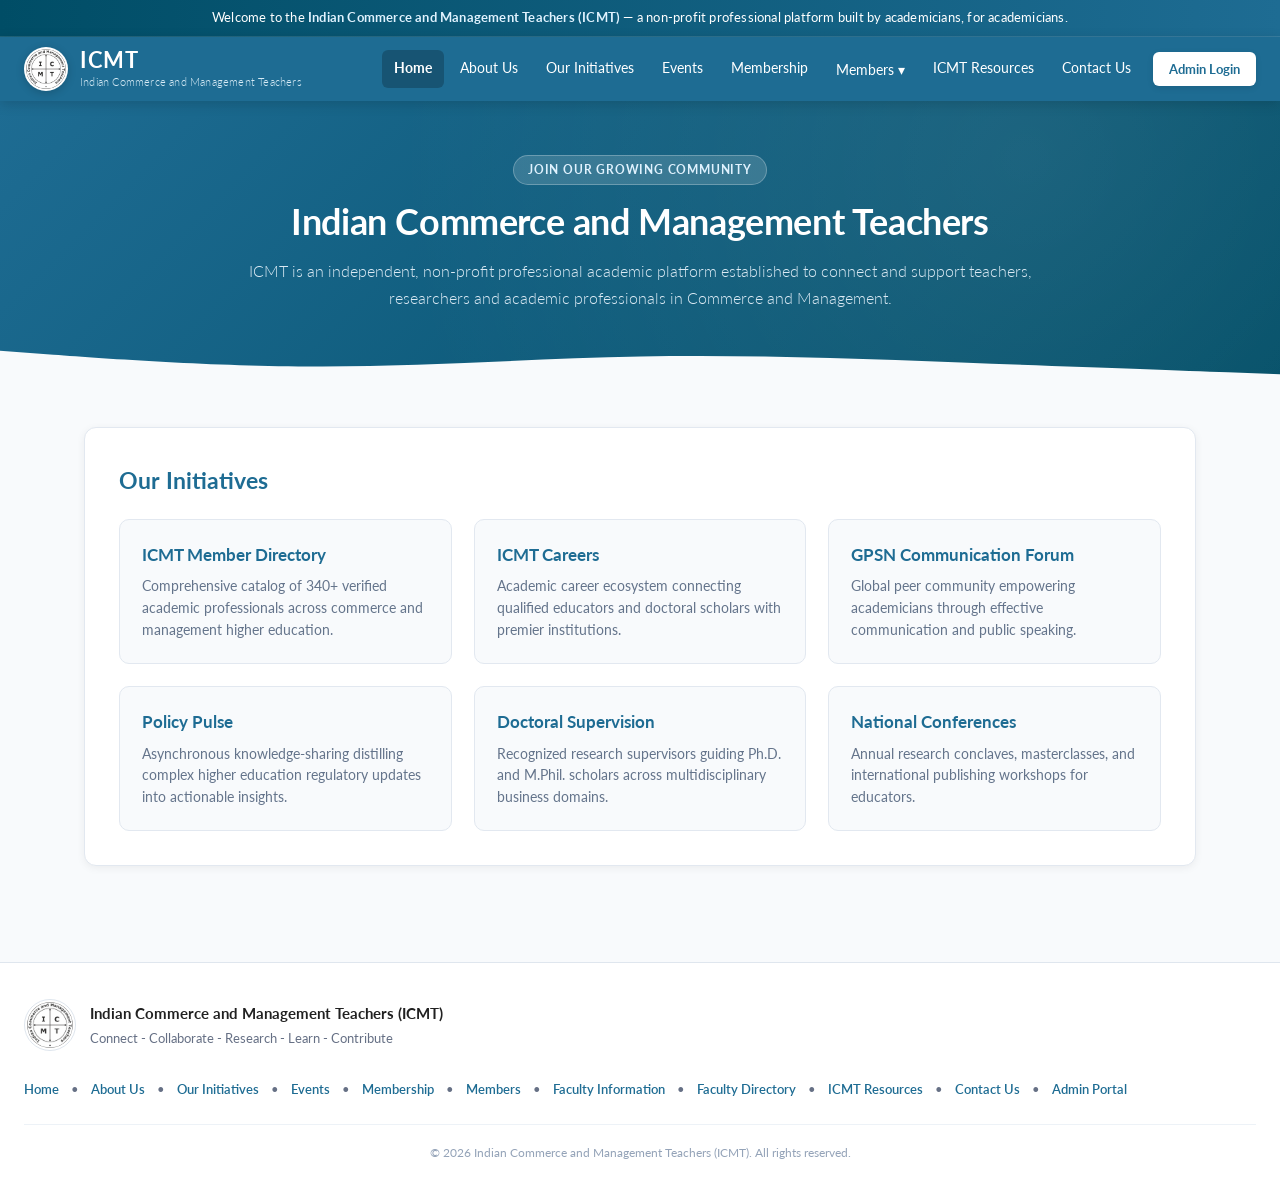
<file: index.html>
<!doctype html>
<html lang="en">
<head>
<meta charset="utf-8">
<meta name="viewport" content="width=device-width,initial-scale=1">
<title>ICMT — Indian Commerce and Management Teachers</title>
<link rel="preconnect" href="https://fonts.googleapis.com">
<link rel="preconnect" href="https://fonts.gstatic.com" crossorigin>
<link href="https://fonts.googleapis.com/css2?family=Lato:ital,wght@0,300;0,400;0,700;1,300;1,400;1,700&display=swap" rel="stylesheet">
<link rel="stylesheet" href="css/style.css">
<!-- <link rel="icon" href="assets/images/icmt-logo.png" type="image/png"> -->

</head>
<body>

<div class="site-welcome-banner">
  Welcome to the <b>Indian Commerce and Management Teachers (ICMT)</b> — a non-profit professional platform built by academicians, for academicians.
</div>

<header class="header">
  <div class="header-inner">
    <a href="index.html" class="brand">
      <img src="assets/images/icmt-logo.png" alt="ICMT Logo" class="brand-logo">
      <div class="brand-text">
        <span class="brand-title">ICMT</span>
        <span class="brand-sub">Indian Commerce and Management Teachers</span>
      </div>
    </a>
    <nav class="nav-links">
      <a href="index.html" class="nav-item active">Home</a>
      <a href="about-us.html" class="nav-item ">About Us</a>
      <a href="initiatives.html" class="nav-item ">Our Initiatives</a>
      <a href="events.html" class="nav-item ">Events</a>
      <a href="membership.html" class="nav-item ">Membership</a>
      <div class="nav-dropdown ">
        <a href="members.html" class="nav-item nav-dropdown-toggle">Members ▾</a>
        <div class="nav-dropdown-menu">
          <a href="public-directory.html" class="dropdown-item ">Member Directory</a>
        </div>
      </div>
      <a href="resources.html" class="nav-item ">ICMT Resources</a>
      <a href="contact.html" class="nav-item ">Contact Us</a>
      <a href="admin.html" class="nav-btn-admin">Admin Login</a>
    </nav>
  </div>
</header>

<section class="site-hero">
  <div class="site-hero-inner">
    <span class="hero-badge">Join our Growing Community</span>
    <h1>Indian Commerce and Management Teachers</h1>
    <p style="margin-bottom:0">
      ICMT is an independent, non-profit professional academic platform established to connect and support teachers, researchers and academic professionals in Commerce and Management.
    </p>
  </div>
  
<div class="hero-wave">
  <svg viewBox="0 0 1440 120" fill="none" preserveAspectRatio="none">
    <path d="M0,32L60,42.7C120,53,240,75,360,74.7C480,75,600,53,720,48C840,43,960,53,1080,64C1200,75,1320,85,1380,90.7L1440,96L1440,120L1380,120C1320,120,1200,120,1080,120C960,120,840,120,720,120C600,120,480,120,360,120C240,120,120,120,60,120L0,120Z" fill="#f8fafc"></path>
  </svg>
</div>

</section>

<main class="container">
  <div class="section-block">
    <h2> Our Initiatives</h2>
    <div class="grid-3" style="margin-top:20px">
      <div class="feature-card">
        <!--div class="icon">👥</div-->
        <h3>ICMT Member Directory</h3>
        <p>Comprehensive catalog of 340+ verified academic professionals across commerce and management higher education.</p>
      </div>
      <div class="feature-card">
        <!--div class="icon">💼</div-->
        <h3>ICMT Careers</h3>
        <p>Academic career ecosystem connecting qualified educators and doctoral scholars with premier institutions.</p>
      </div>
      <div class="feature-card">
        <!--div class="icon">🎙️</div-->
        <h3>GPSN Communication Forum</h3>
        <p>Global peer community empowering academicians through effective communication and public speaking.</p>
      </div>
      <div class="feature-card">
        <!--div class="icon">📊</div-->
        <h3>Policy Pulse</h3>
        <p>Asynchronous knowledge-sharing distilling complex higher education regulatory updates into actionable insights.</p>
      </div>
      <div class="feature-card">
        <!--div class="icon">🎓</div-->
        <h3>Doctoral Supervision</h3>
        <p>Recognized research supervisors guiding Ph.D. and M.Phil. scholars across multidisciplinary business domains.</p>
      </div>
      <div class="feature-card">
        <!--div class="icon">🌐</div-->
        <h3>National Conferences</h3>
        <p>Annual research conclaves, masterclasses, and international publishing workshops for educators.</p>
      </div>
    </div>
  </div>
</main>

<footer class="footer">
  <div class="footer-inner">
    <div class="footer-brand">
      <img src="assets/images/icmt-logo.png" alt="ICMT Logo" class="footer-logo">
      <div>
        <b>Indian Commerce and Management Teachers (ICMT)</b>
        <p>Connect - Collaborate - Research - Learn - Contribute</p>
      </div>
    </div>
    <div class="footer-links">
      <a href="index.html">Home</a> &bull;
      <a href="about-us.html">About Us</a> &bull;
      <a href="initiatives.html">Our Initiatives</a> &bull;
      <a href="events.html">Events</a> &bull;
      <a href="membership.html">Membership</a> &bull;
      <a href="members.html">Members</a> &bull;
      <a href="faculty.html">Faculty Information</a> &bull;
      <a href="public-directory.html">Faculty Directory</a> &bull;
      <a href="resources.html">ICMT Resources</a> &bull;
      <a href="contact.html">Contact Us</a> &bull;
      <a href="admin.html">Admin Portal</a>
    </div>
  </div>
  <div class="footer-bottom">
    &copy; 2026 Indian Commerce and Management Teachers (ICMT). All rights reserved.
  </div>
</footer>
</body>
</html>
</file>
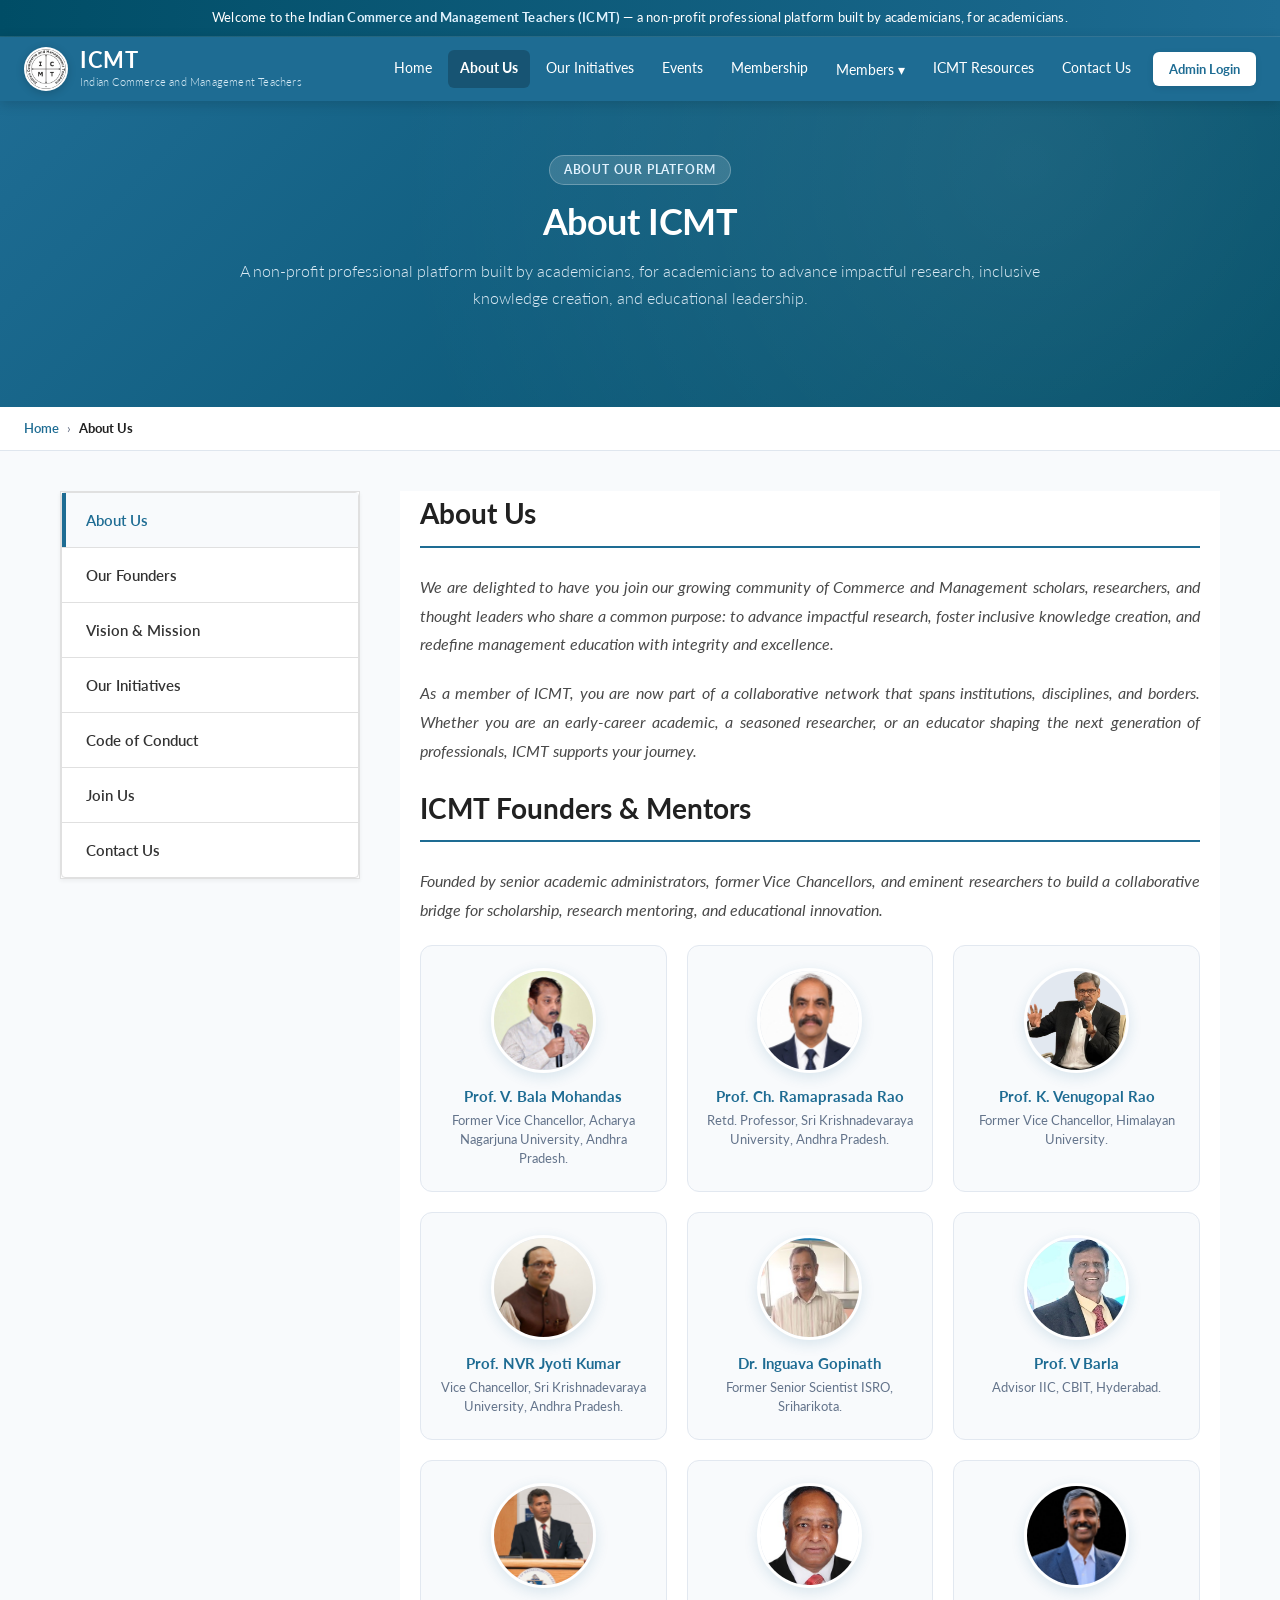
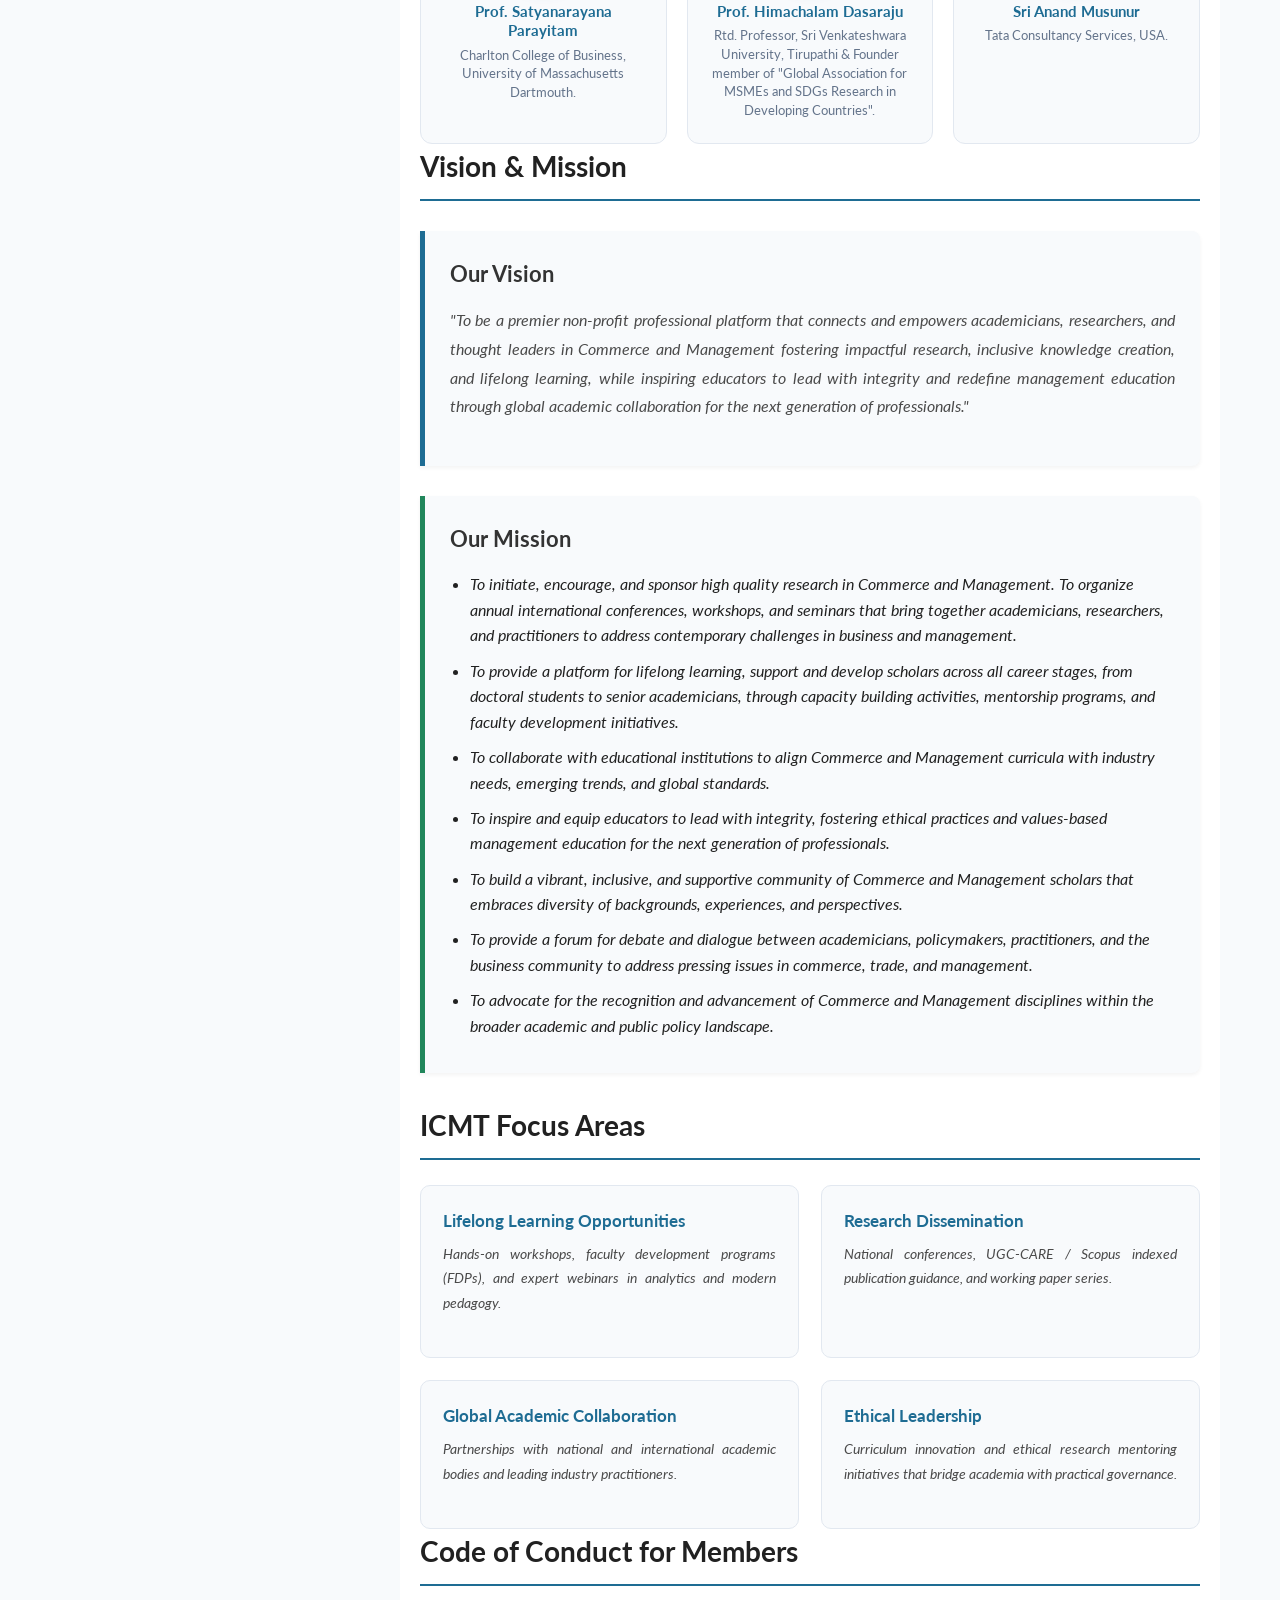
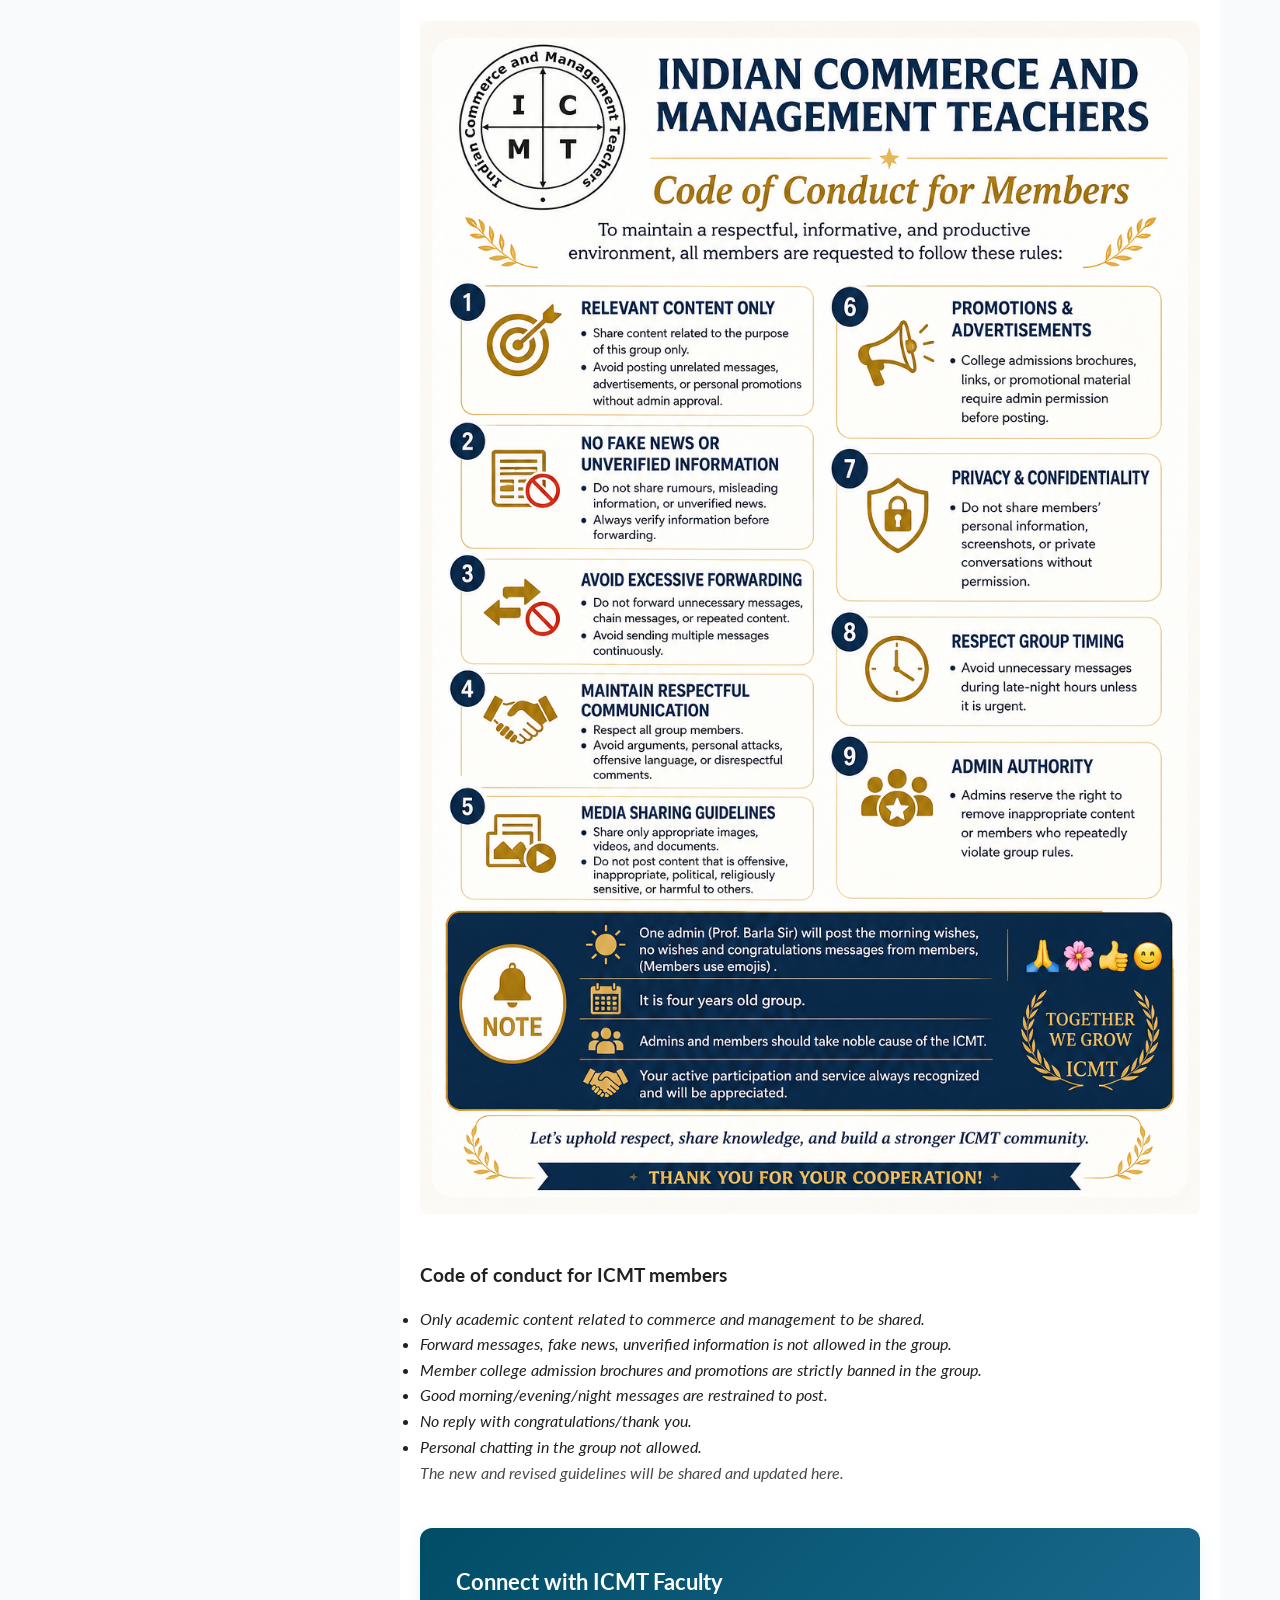
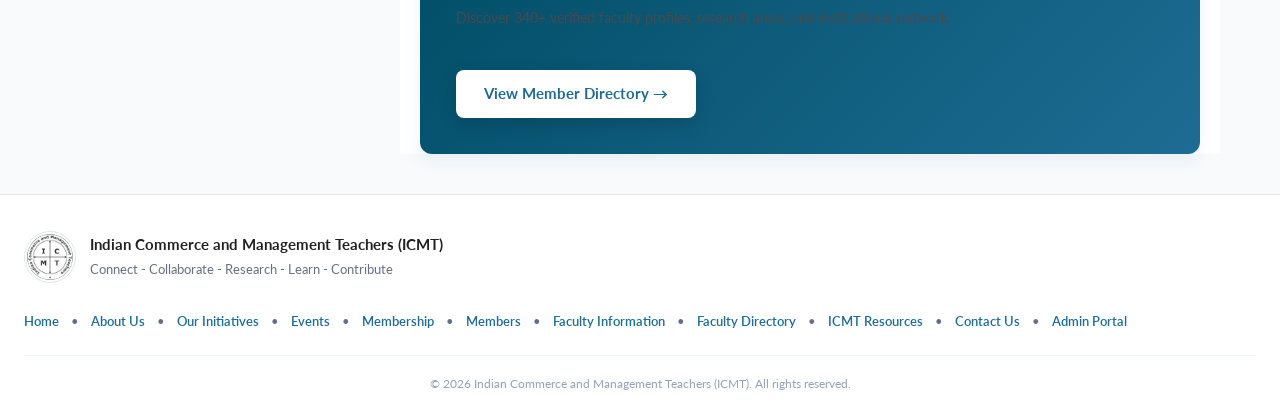
<file: about-us.html>
<!doctype html>
<html lang="en">
<head>
<meta charset="utf-8">
<meta name="viewport" content="width=device-width,initial-scale=1">
<title>About Us — ICMT Indian Commerce and Management Teachers</title>
<link rel="preconnect" href="https://fonts.googleapis.com">
<link rel="preconnect" href="https://fonts.gstatic.com" crossorigin>
<link href="https://fonts.googleapis.com/css2?family=Lato:ital,wght@0,300;0,400;0,700;1,300;1,400;1,700&display=swap" rel="stylesheet">
<link rel="stylesheet" href="css/style.css">
<!-- <link rel="icon" href="assets/images/icmt-logo.png" type="image/png"> -->

<style>
  /* AIMA-Style Structural Layout Additions */
  .aima-page-container {
    display: flex;
    flex-wrap: wrap;
    gap: 40px;
    margin: 40px auto;
    max-width: 1200px;
    padding: 0 20px;
  }
  
  /* Left Sidebar Navigation */
  .aima-sidebar {
    flex: 1 1 250px;
    max-width: 300px;
  }
  .aima-sidebar-menu {
    list-style: none;
    padding: 0;
    margin: 0;
    border: 1px solid #e0e0e0;
    border-radius: 4px;
    background: #fff;
  }
  .aima-sidebar-menu li {
    border-bottom: 1px solid #e0e0e0;
  }
  .aima-sidebar-menu li:last-child {
    border-bottom: none;
  }
  .aima-sidebar-menu a {
    display: block;
    padding: 15px 20px;
    color: #333;
    text-decoration: none;
    font-weight: 600;
    font-size: 15px;
    transition: all 0.2s ease-in-out;
    border-left: 4px solid transparent;
  }
  .aima-sidebar-menu a:hover, .aima-sidebar-menu a.active {
    background-color: #f8fafc;
    color: #1e6c93;
    border-left-color: #1e6c93;
  }

  /* Right Main Content Area */
  .aima-content-area {
    flex: 3 1 600px;
    min-width: 0;
    max-width: 100%;
  }
  .aima-content-area h2 {
    color: #212121;
    font-size: 28px;
    border-bottom: 2px solid #1e6c93;
    padding-bottom: 10px;
    margin-bottom: 25px;
    margin-top: 40px;
  }
  .aima-content-area h2:first-child {
    margin-top: 0;
  }
  .aima-content-area p {
    line-height: 1.8;
    color: #4a4a4a;
    margin-bottom: 20px;
  }

  /* Vision & Mission Callout Boxes */
  .aima-highlight-box {
    background: #f8fafc;
    border-left: 5px solid #1e6c93;
    padding: 25px;
    margin: 30px 0;
    border-radius: 0 8px 8px 0;
    box-shadow: 0 2px 4px rgba(0,0,0,0.05);
  }
  .aima-highlight-box.mission {
    border-left-color: #21865b;
  }
  .aima-highlight-box h3 {
    margin-top: 0;
    color: #333;
    font-size: 22px;
    margin-bottom: 15px;
  }
  .aima-highlight-box ul {
    margin: 0 0 0 1.25rem;
    padding: 0;
    list-style: disc;
  }
  .aima-highlight-box ul li {
    margin-bottom: 0.6rem;
    line-height: 1.6;
  }

  /* Founders & Mentors 3-Column Grid */
  .founders-grid {
    display: grid !important;
    grid-template-columns: repeat(3, minmax(0, 1fr)) !important;
    gap: 20px !important;
    margin-top: 20px;
    width: 100%;
    box-sizing: border-box;
  }
  .founder-card {
    background: #f8fafc;
    border: 1px solid #e2e8f0;
    border-radius: 12px;
    padding: 22px 18px;
    transition: var(--transition);
    display: flex;
    flex-direction: column;
    align-items: center;
    text-align: center;
    height: 100%;
    box-sizing: border-box;
  }
  .founder-card:hover {
    background: #ffffff;
    border-color: #b9d2e3;
    transform: translateY(-3px);
    box-shadow: var(--shadow-md);
  }

  @media (max-width: 1024px) {
    .founders-grid {
      grid-template-columns: repeat(2, minmax(0, 1fr)) !important;
    }
  }
  @media (max-width: 768px) {
    .aima-page-container {
      flex-direction: column;
      gap: 24px;
      margin: 20px auto;
      padding: 0 16px;
    }
    .aima-sidebar {
      max-width: 100%;
      width: 100%;
    }
    .aima-content-area {
      width: 100%;
    }
  }
  @media (max-width: 640px) {
    .founders-grid {
      grid-template-columns: 1fr !important;
    }
  }
</style>
</head>
<body>

<div class="site-welcome-banner">
  Welcome to the <b>Indian Commerce and Management Teachers (ICMT)</b> — a non-profit professional platform built by academicians, for academicians.
</div>

<header class="header">
  <div class="header-inner">
    <a href="index.html" class="brand">
      <img src="assets/images/icmt-logo.png" alt="ICMT Logo" class="brand-logo">
      <div class="brand-text">
        <span class="brand-title">ICMT</span>
        <span class="brand-sub">Indian Commerce and Management Teachers</span>
      </div>
    </a>
    <nav class="nav-links">
      <a href="index.html" class="nav-item ">Home</a>
      <a href="about-us.html" class="nav-item active">About Us</a>
      <a href="initiatives.html" class="nav-item ">Our Initiatives</a>
      <a href="events.html" class="nav-item ">Events</a>
      <a href="membership.html" class="nav-item ">Membership</a>
      <div class="nav-dropdown ">
        <a href="members.html" class="nav-item nav-dropdown-toggle">Members ▾</a>
        <div class="nav-dropdown-menu">
          <a href="public-directory.html" class="dropdown-item ">Member Directory</a>
        </div>
      </div>
      <a href="resources.html" class="nav-item ">ICMT Resources</a>
      <a href="contact.html" class="nav-item ">Contact Us</a>
      <a href="admin.html" class="nav-btn-admin">Admin Login</a>
    </nav>
  </div>
</header>

<section class="site-hero">
  <div class="site-hero-inner">
    <span class="hero-badge">About Our Platform</span>
    <h1>About ICMT</h1>
    <p>A non-profit professional platform built by academicians, for academicians to advance impactful research, inclusive knowledge creation, and educational leadership.</p>
  </div>
</section>

<div class="breadcrumb-bar">
  <div class="breadcrumb-inner">
    <a href="index.html">Home</a>
    <span>&rsaquo;</span>
    <span style="color:#212121;font-weight:700">About Us</span>
  </div>
</div>

<main class="aima-page-container">
  
  <!-- Left Sidebar Navigation (AIMA Style) -->
  <aside class="aima-sidebar">
    <ul class="aima-sidebar-menu">
      <li><a href="#welcome" class="active">About Us</a></li>
      <li><a href="#founders">Our Founders</a></li>
      <li><a href="#vision-mission">Vision &amp; Mission</a></li>
      <li><a href="initiatives.html">Our Initiatives</a></li>
      <li><a href="#code-of-conduct">Code of Conduct</a></li>
      <li><a href="membership.html">Join Us</a></li>
      <li><a href="contact.html">Contact Us</a></li>
    </ul>
  </aside>

  <!-- Right Main Content -->
  <article class="aima-content-area">
    
    <section id="welcome">
      <h2>About Us</h2>
      <p><i>
        We are delighted to have you join our growing community of Commerce and Management scholars, researchers, and thought leaders who share a common purpose: to advance impactful research, foster inclusive knowledge creation, and redefine management education with integrity and excellence.
      </i></p>
      <p>
        <i>As a member of ICMT, you are now part of a collaborative network that spans institutions, disciplines, and borders. Whether you are an early-career academic, a seasoned researcher, or an educator shaping the next generation of professionals, ICMT supports your journey.
      </i></p>
    </section>

    <section id="founders">
      <h2>ICMT Founders & Mentors</h2>
      <p><i>
        Founded by senior academic administrators, former Vice Chancellors, and eminent researchers to build a collaborative bridge for scholarship, research mentoring, and educational innovation.
       </i> </p>
      <div class="founders-grid" style="display:grid; grid-template-columns:repeat(3, minmax(0, 1fr)); gap:20px; margin-top:20px;">
        <div class="founder-card">
          <div class="founder-photo-wrap">
            <img src="assets/images/founders/prof-v-bala-mohandas.jpg" alt="Prof. V. Bala Mohandas" class="founder-img">
          </div>
          <b>Prof. V. Bala Mohandas</b>
          <span>Former Vice Chancellor, Acharya Nagarjuna University, Andhra Pradesh.</span>
        </div>
        <div class="founder-card">
          <div class="founder-photo-wrap">
            <img src="assets/images/founders/prof-ch-ramaprasada-rao.jpg" alt="Prof. Ch. Ramaprasada Rao" class="founder-img">
          </div>
          <b>Prof. Ch. Ramaprasada Rao</b>
          <span>Retd. Professor, Sri Krishnadevaraya University, Andhra Pradesh.</span>
        </div>
        <div class="founder-card">
          <div class="founder-photo-wrap">
            <img src="assets/images/founders/prof-k-venugopal-rao.jpg" alt="Prof. K. Venugopal Rao" class="founder-img">
          </div>
          <b>Prof. K. Venugopal Rao</b>
          <span>Former Vice Chancellor, Himalayan University.</span>
        </div>
        <div class="founder-card">
          <div class="founder-photo-wrap">
            <img src="assets/images/founders/prof-nvr-jyoti-kumar.jpg" alt="Prof. NVR Jyoti Kumar" class="founder-img">
          </div>
          <b>Prof. NVR Jyoti Kumar</b>
          <span>Vice Chancellor, Sri Krishnadevaraya University, Andhra Pradesh.</span>
        </div>
        <div class="founder-card">
          <div class="founder-photo-wrap">
            <img src="assets/images/founders/dr-inguava-gopinath.jpg" alt="Dr. Inguava Gopinath" class="founder-img">
          </div>
          <b>Dr. Inguava Gopinath</b>
          <span>Former Senior Scientist ISRO, Sriharikota.</span>
        </div>
        <div class="founder-card">
          <div class="founder-photo-wrap">
            <img src="assets/images/founders/prof-v-barla.jpg" alt="Prof. V Barla" class="founder-img">
          </div>
          <b>Prof. V Barla</b>
          <span>Advisor IIC, CBIT, Hyderabad.</span>
        </div>
        <div class="founder-card">
          <div class="founder-photo-wrap">
            <img src="assets/images/founders/prof-satyanarayana-parayitam.jpg" alt="Prof. Satyanarayana Parayitam" class="founder-img">
          </div>
          <b>Prof. Satyanarayana Parayitam</b>
          <span>Charlton College of Business, University of Massachusetts Dartmouth.</span>
        </div>
        <div class="founder-card">
          <div class="founder-photo-wrap">
            <img src="assets/images/founders/prof-himachalam-dasaraju.jpg" alt="Prof. Himachalam Dasaraju" class="founder-img">
          </div>
          <b>Prof. Himachalam Dasaraju</b>
          <span>Rtd. Professor, Sri Venkateshwara University, Tirupathi & Founder member of "Global Association for MSMEs and SDGs Research in Developing Countries".</span>
        </div>
        <div class="founder-card">
          <div class="founder-photo-wrap">
            <img src="assets/images/founders/sri-anand-musunur.jpg" alt="Sri Anand Musunur" class="founder-img">
          </div>
          <b>Sri Anand Musunur</b>
          <span>Tata Consultancy Services, USA.</span>
        </div>
      </div>
    </section>

    <section id="vision-mission">
      <h2>Vision & Mission</h2>
      
      <div class="aima-highlight-box">
        <h3>Our Vision</h3>
        <p><i>"To be a premier non-profit professional platform that connects and empowers academicians, researchers, and thought leaders in Commerce and Management fostering impactful research, inclusive knowledge creation, and lifelong learning, while inspiring educators to lead with integrity and redefine management education through global academic collaboration for the next generation of professionals."</i></p>
      </div>

      <div class="aima-highlight-box mission">
        <h3>Our Mission</h3>
        <ul>
          <li><i>To initiate, encourage, and sponsor high quality research in Commerce and Management. To organize annual international conferences, workshops, and seminars that bring together academicians, researchers, and practitioners to address contemporary challenges in business and management.</i></li>
          <li><i>To provide a platform for lifelong learning, support and develop scholars across all career stages, from doctoral students to senior academicians, through capacity building activities, mentorship programs, and faculty development initiatives.</i></li>
          <li><i>To collaborate with educational institutions to align Commerce and Management curricula with industry needs, emerging trends, and global standards.</i></li>
          <li><i>To inspire and equip educators to lead with integrity, fostering ethical practices and values-based management education for the next generation of professionals.</i></li>
          <li><i>To build a vibrant, inclusive, and supportive community of Commerce and Management scholars that embraces diversity of backgrounds, experiences, and perspectives.</i></li>
          <li><i>To provide a forum for debate and dialogue between academicians, policymakers, practitioners, and the business community to address pressing issues in commerce, trade, and management.</i></li>
          <li><i>To advocate for the recognition and advancement of Commerce and Management disciplines within the broader academic and public policy landscape.</i></li>
        </ul>
      </div>
    </section>

    <section id="opportunities">
      <h2>ICMT Focus Areas</h2>
      <div class="grid-2" style="margin-top:20px">
        <div class="feature-card">
          <!--div class="icon">📘</div-->
          <h3>Lifelong Learning Opportunities</h3>
          <p><i>Hands-on workshops, faculty development programs (FDPs), and expert webinars in analytics and modern pedagogy.</i></p>
        </div>
        <div class="feature-card">
          <!--div class="icon">📑</div-->
          <h3>Research Dissemination</h3>
          <p><i>National conferences, UGC-CARE / Scopus indexed publication guidance, and working paper series.</i></p>
        </div>
        <div class="feature-card">
          <!--div class="icon">🌍</div-->
          <h3>Global Academic Collaboration</h3>
          <p><i>Partnerships with national and international academic bodies and leading industry practitioners.</i></p>
        </div>
        <div class="feature-card">
          <!--div class="icon">⚖️</div-->
          <h3>Ethical Leadership</h3>
          <p><i>Curriculum innovation and ethical research mentoring initiatives that bridge academia with practical governance.</i></p>
        </div>
      </div>
    </section>

    <section id="code-of-conduct">
      <h2>Code of Conduct for Members</h2>
      <!-- Use local image (docs folder) for code of conduct; fall back to site logo if missing -->
      <img src="assets/images/docs/icmt_code_of_conduct.png" alt="ICMT Code of Conduct" style="max-width:100%; height:auto; margin: 10px 0 20px; border-radius:8px;" onerror="this.onerror=null;this.src='assets/images/icmt-logo.png'">
      <h3 style="margin-top:20px; margin-bottom:15px;">Code of conduct for ICMT members</h3>
      <ul>
        <li><i>Only academic content related to commerce and management to be shared.</i></li>
        <li><i>Forward messages, fake news, unverified information is not allowed in the group.</i></li>
        <li><i>Member college admission brochures and promotions are strictly banned in the group.</i></li>
        <li><i>Good morning/evening/night messages are restrained to post.</i></li>
        <li><i>No reply with congratulations/thank you.</i></li>
        <li><i>Personal chatting in the group not allowed.</i></li>
      </ul>
      <p><i>The new and revised guidelines will be shared and updated here.</i></p>
    </section>

    <div class="banner-cta" style="margin-top: 40px;">
      <div class="banner-cta-text">
        <h3>Connect with ICMT Faculty</h3>
        <p>Discover 340+ verified faculty profiles, research areas, and institutional network.</p>
      </div>
      <a href="public-directory.html" class="btn-cta">
        <span>View Member Directory &rarr;</span>
      </a>
    </div>

  </article>
</main>

<footer class="footer">
  <div class="footer-inner">
    <div class="footer-brand">
      <img src="assets/images/icmt-logo.png" alt="ICMT Logo" class="footer-logo">
      <div>
        <b>Indian Commerce and Management Teachers (ICMT)</b>
        <p>Connect - Collaborate - Research - Learn - Contribute</p>
      </div>
    </div>
    <div class="footer-links">
      <a href="index.html">Home</a> &bull;
      <a href="about-us.html">About Us</a> &bull;
      <a href="initiatives.html">Our Initiatives</a> &bull;
      <a href="events.html">Events</a> &bull;
      <a href="membership.html">Membership</a> &bull;
      <a href="members.html">Members</a> &bull;
      <a href="faculty.html">Faculty Information</a> &bull;
      <a href="public-directory.html">Faculty Directory</a> &bull;
      <a href="resources.html">ICMT Resources</a> &bull;
      <a href="contact.html">Contact Us</a> &bull;
      <a href="admin.html">Admin Portal</a>
    </div>
  </div>
  <div class="footer-bottom">
    &copy; 2026 Indian Commerce and Management Teachers (ICMT). All rights reserved.
  </div>
</footer>
</body>
</html>
</file>
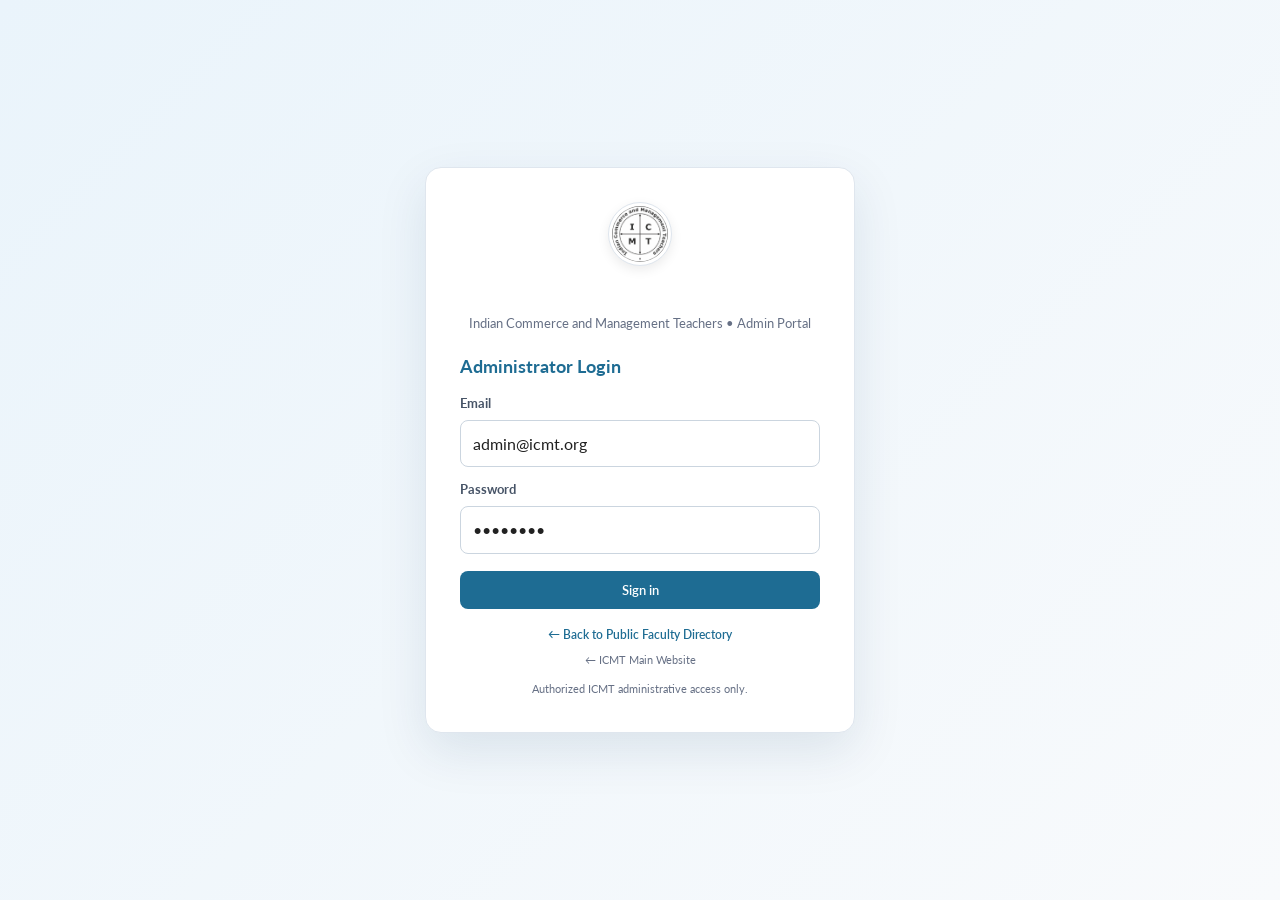
<file: admin.html>
<!doctype html>
<html lang="en">
<head>
<meta charset="utf-8">
<meta name="viewport" content="width=device-width,initial-scale=1">
<title>ICMT Faculty Directory Automation — Professional Prototype</title>














<meta name="icmt-data-version" content="combined-343-members-v1">
<meta name="icmt-data-source" content="106 existing prototype members + 237 Final Faculty Data records">



<link rel="preconnect" href="https://fonts.googleapis.com">
<link rel="preconnect" href="https://fonts.gstatic.com" crossorigin>
<link href="https://fonts.googleapis.com/css2?family=Lato:ital,wght@0,300;0,400;0,700;1,300;1,400;1,700&display=swap" rel="stylesheet">
<link rel="stylesheet" href="css/style.css">
<!-- <link rel="icon" href="assets/images/icmt-logo.png" type="image/png"> -->
</head>
<body>

<div id="login" class="login">
<div class="loginbox">
<div style="text-align:center;margin-bottom:14px">
  <img src="assets/images/icmt-logo.png" alt="ICMT Logo" style="height:64px;width:64px;aspect-ratio:1/1;object-fit:contain;border-radius:50%;background:#ffffff;padding:3px;box-shadow:0 4px 12px rgba(0,0,0,0.08);border:1px solid #dfe6ee">
  <div class="brand" style="justify-content:center;margin-top:10px">ICMT Portal</div>
  <div class="subtitle">Indian Commerce and Management Teachers • Admin Portal</div>
</div>
<h2 style="margin-top:18px;font-size:18px;font-weight:700;color:var(--navy)">Administrator Login</h2>
<label>Email</label><input id="loginEmail" value="admin@icmt.org">
<label>Password</label><input id="loginPassword" type="password" value="password">
<button id="loginBtn" class="btn primary full" style="margin-top:17px">Sign in</button>
<div style="margin-top:16px;text-align:center;display:flex;flex-direction:column;gap:6px">
  <a href="public-directory.html" style="font-size:12px;color:var(--blue);font-weight:600">&larr; Back to Public Faculty Directory</a>
  <a href="index.html" style="font-size:11px;color:var(--muted)">&larr; ICMT Main Website</a>
</div>
<p class="subtitle" style="margin-top:12px;font-size:11px;text-align:center">Authorized ICMT administrative access only.</p>
</div></div>

<div id="public" class="public hidden">
<div class="public-top"><div style="display:flex;align-items:center;gap:12px"><img src="assets/images/icmt-logo.png" alt="ICMT Logo" style="height:44px;width:44px;border-radius:50%;background:#fff;padding:2px;border:1px solid #dfe6ee"><div><div class="brand">ICMT Faculty Directory</div><div class="subtitle">Member Information Submission</div></div></div><button id="backLoginBtn" class="btn secondary">Admin Login</button></div>
<div class="panel"><h2>Member Registration</h2><div class="notice">Members can submit their own information. The complete member database is not exposed to members.</div>
<form id="publicForm" class="form">
<div class="field"><label>Title</label><select name="title"><option>Dr.</option><option>Mr.</option><option>Ms.</option><option>Mrs.</option></select></div>
<div class="field"><label>Name *</label><input name="name" required></div>
<div class="field"><label>Qualifications</label><input name="qualification"></div>
<div class="field"><label>Designation</label><input name="designation"></div>
<div class="field"><label>Department</label><input name="department"></div>
<div class="field"><label>College Name</label><input name="college"></div>
<div class="field fullrow"><label>College Address</label><textarea name="collegeAddress"></textarea></div>
<div class="field"><label>Pincode</label><input name="pincode"></div>
<div class="field"><label>Permanent Address Pincode</label><input name="permanentPincode"></div>
<div class="field"><label>State</label><input name="state"></div>
<div class="field"><label>Country</label><input name="country" value="India"></div>
<div class="field"><label>Research Guideship — multiple</label><input name="guideship" placeholder="e.g. Ph.D., M.Phil."><div class="help">Enter multiple values separated by commas.</div></div>
<div class="field"><label>Expertise — multiple</label><input name="expertise" placeholder="e.g. Finance, Accounting"><div class="help">Enter multiple values separated by commas.</div></div>
<div class="field"><label>Handheld / Mobile</label><input name="mobile"></div>
<div class="field"><label>WhatsApp</label><input name="whatsapp"></div>
<div class="field"><label>Professional Email</label><input name="professionalEmail" type="email"></div>
<div class="field"><label>Personal Email</label><input name="personalEmail" type="email"></div>
<div class="field"><label>LinkedIn</label><input name="linkedin"></div>
<div class="field"><label>ORCID</label><input name="orcid"></div>
<div class="field"><label>Google Scholar Profile</label><input name="scholar"></div>
<div class="field"><label>Passport-size Photograph</label><input name="photo" type="file" accept="image/*" id="publicPhotoInput" ><div id="publicPhoto" class="photo-box" style="margin-top:7px">Photo preview</div></div>
<div class="actions"><button type="reset" class="btn secondary">Clear</button><button class="btn primary" type="submit">Submit Information</button></div>
</form></div></div>

<div id="app" class="hidden">
<aside class="sidebar"><div class="sidebrand" style="display:flex;align-items:center;gap:10px"><img src="assets/images/icmt-logo.png" alt="ICMT Logo" style="height:36px;width:36px;aspect-ratio:1/1;object-fit:contain;border-radius:50%;background:#ffffff;padding:2px;flex-shrink:0"><div>ICMT Portal<span>Faculty Directory & Admin</span></div></div>
<div style="padding:10px 10px 0;margin-bottom:-12px">
  <a href="public-directory.html" target="_blank" style="display:inline-flex;align-items:center;gap:6px;font-size:11px;color:#a9c4d6;padding:6px 10px;border-radius:6px;background:rgba(255,255,255,0.08);width:100%;transition:all .15s ease">&larr; Public Directory</a>
</div>
<div class="nav">
<button class="active" data-page="dashboard">Dashboard</button>
<button data-page="directory">Faculty Directory</button>
<button data-page="management">Member Management</button>
<button data-page="profile">Member Profile</button>
<button data-page="users">User Management</button>
</div><button id="logoutBtn" class="btn secondary logout" type="button" onclick="logout()">Logout</button></aside>

<main class="main"><div class="top"><div><h1 id="title">Dashboard</h1><p>Centralized member collection, management, search and visualization</p></div><div style="display:flex;align-items:center;gap:10px"><a href="public-directory.html" class="btn secondary" style="font-size:12px;text-decoration:none" target="_blank">View Public Directory &rarr;</a><div class="role" id="rolePill">Administrator</div></div></div>

<section id="dashboard" class="page active">
<!-- 1. Top 4 Primary Summary Cards -->
<div class="cards" style="margin-bottom:16px">
<button class="card dashboard-metric-card" type="button" onclick="openDashboardMetric('total')"><div class="label">Total Members</div><div class="metric" id="metricTotal">0</div></button>
<button class="card dashboard-metric-card" type="button" onclick="openDashboardMetric('pending')"><div class="label">Pending Members</div><div class="metric" id="metricPending">0</div></button>
<button class="card dashboard-metric-card" type="button" onclick="openDashboardMetric('missing-photos')"><div class="label">Missing Photos</div><div class="metric" id="metricMissingPhotos" style="color:#d97706">0</div></button>
<button class="card dashboard-metric-card" type="button" onclick="openDashboardMetric('incomplete')"><div class="label">Incomplete Profiles</div><div class="metric" id="metricIncomplete" style="color:#dc2626">0</div></button>
</div>

<!-- Filter Results Panel (Expands when clicking any summary card) -->
<div id="dashboardMetricResults" class="panel" style="display:none;margin-bottom:16px">
  <div style="display:flex;justify-content:space-between;align-items:center;gap:10px">
    <div>
      <h2 id="dashboardMetricTitle" style="margin:0">Filtered Members</h2>
      <div class="subtitle" id="dashboardMetricSubtitle" style="margin-top:5px"></div>
    </div>
    <button class="btn secondary" type="button" onclick="closeDashboardMetric()">Close</button>
  </div>
  <div class="table-wrap" style="overflow-x:auto;margin-top:14px">
    <table class="table">
      <thead><tr><th>Photo</th><th>Member ID</th><th>Member</th><th>Designation</th><th>Department</th><th>Institution</th><th>State</th><th>Action</th></tr></thead>
      <tbody id="dashboardMetricBody"></tbody>
    </table>
  </div>
</div>

<!-- 2. Compact Quick Actions & Recent Activity -->
<div class="grid2" style="margin-bottom:16px">
  <div class="panel" style="padding:18px;margin-bottom:0">
    <div style="display:flex;justify-content:space-between;align-items:center;margin-bottom:12px">
      <h2 style="margin:0;font-size:15px;color:var(--navy)">Quick Actions</h2>
      <span class="badge" style="background:#eaf5fb;color:#126b9b;font-weight:700">Admin Tools</span>
    </div>
    <div style="display:grid;grid-template-columns:1fr 1fr;gap:8px">
      <button class="btn primary" type="button" style="justify-content:flex-start;padding:8px 12px;font-size:12px" onclick="showPage('add'); resetAdminForm()">
        <span style="font-size:14px;font-weight:800">+</span> Add New Member
      </button>
      <button class="btn secondary" type="button" style="justify-content:flex-start;padding:8px 12px;font-size:12px" onclick="openDashboardMetric('pending')">
        ⏳ Review Pending
      </button>
      <button class="btn secondary" type="button" style="justify-content:flex-start;padding:8px 12px;font-size:12px" onclick="openDashboardMetric('missing-photos')">
        📸 Check Missing Photos
      </button>
      <button class="btn secondary" type="button" style="justify-content:flex-start;padding:8px 12px;font-size:12px" onclick="openDashboardMetric('incomplete')">
        📋 Check Incomplete Profiles
      </button>
      <button class="btn secondary" type="button" style="grid-column:1/-1;justify-content:flex-start;padding:8px 12px;font-size:12px" onclick="showPage('management'); filterManagementQuality('all')">
        🛡️ Data Quality
      </button>
    </div>
  </div>

  <div class="panel" style="padding:18px;margin-bottom:0">
    <div style="display:flex;justify-content:space-between;align-items:center;margin-bottom:12px">
      <h2 style="margin:0;font-size:15px;color:var(--navy)">Recent Activity & Status</h2>
      <span class="badge green" style="font-weight:700">Verified</span>
    </div>
    <div style="display:flex;flex-direction:column;gap:7px;font-size:12px">
      <div style="display:flex;align-items:center;justify-content:space-between;padding:7px 10px;background:#f8fafc;border-radius:8px;border:1px solid #edf2f7">
        <div style="display:flex;align-items:center;gap:8px">
          <span style="display:inline-block;width:7px;height:7px;border-radius:50%;background:#21865b"></span>
          <span><b>Master Database:</b> 343 member records active</span>
        </div>
        <span style="color:var(--muted);font-size:11px">Ready</span>
      </div>
      <div style="display:flex;align-items:center;justify-content:space-between;padding:7px 10px;background:#f8fafc;border-radius:8px;border:1px solid #edf2f7">
        <div style="display:flex;align-items:center;gap:8px">
          <span style="display:inline-block;width:7px;height:7px;border-radius:50%;background:#126b9b"></span>
          <span><b>Photo Sync Engine:</b> 156 member photos matched</span>
        </div>
        <span style="color:var(--muted);font-size:11px">Auto-Sync</span>
      </div>
      <div style="display:flex;align-items:center;justify-content:space-between;padding:7px 10px;background:#f8fafc;border-radius:8px;border:1px solid #edf2f7">
        <div style="display:flex;align-items:center;gap:8px">
          <span style="display:inline-block;width:7px;height:7px;border-radius:50%;background:#21865b"></span>
          <span><b>Data Health:</b> 0 Duplicate IDs detected</span>
        </div>
        <span style="color:var(--muted);font-size:11px">Healthy</span>
      </div>
    </div>
  </div>
</div>

<!-- 3. Reduced Secondary Statistics: Members by State & Designation (Top 5 + View All) -->
<div class="grid2" style="margin-bottom:16px">
  <div class="panel" style="padding:18px;margin-bottom:0">
    <div style="display:flex;justify-content:space-between;align-items:center;margin-bottom:12px">
      <h2 style="margin:0;font-size:15px;color:var(--navy)">Members by State <span class="subtitle" style="font-size:11px;font-weight:400" id="stateStatsSubtitle">(Top 5)</span></h2>
      <button id="stateStatsToggleBtn" class="btn secondary" type="button" style="padding:3px 8px;font-size:11px" onclick="toggleStateStatsView()">View All</button>
    </div>
    <div id="stateStats"></div>
  </div>

  <div class="panel" style="padding:18px;margin-bottom:0">
    <div style="display:flex;justify-content:space-between;align-items:center;margin-bottom:12px">
      <h2 style="margin:0;font-size:15px;color:var(--navy)">Members by Designation <span class="subtitle" style="font-size:11px;font-weight:400" id="desStatsSubtitle">(Top 5)</span></h2>
      <button id="desStatsToggleBtn" class="btn secondary" type="button" style="padding:3px 8px;font-size:11px" onclick="toggleDesStatsView()">View All</button>
    </div>
    <div id="designationStats"></div>
  </div>
</div>

<!-- 4. Lower Secondary Academic & Research Highlights -->
<div class="panel" style="padding:16px;margin-bottom:16px">
  <div style="display:flex;justify-content:space-between;align-items:center;margin-bottom:10px;flex-wrap:wrap;gap:8px">
    <h2 style="margin:0;font-size:14px;color:var(--navy);font-weight:700">Academic & Research Highlights</h2>
    <span class="subtitle" style="font-size:11px">Secondary distribution overview</span>
  </div>
  <div class="cards" style="grid-template-columns:repeat(3,1fr);gap:10px;margin-bottom:12px">
    <button class="card dashboard-metric-card" type="button" style="padding:10px 12px" onclick="openDashboardMetric('scholars')">
      <div class="label" style="font-size:10px">Research Scholars</div>
      <div class="metric" id="metricScholars" style="font-size:18px;margin-top:2px">0</div>
    </button>
    <button class="card dashboard-metric-card" type="button" style="padding:10px 12px" onclick="openDashboardMetric('ap')">
      <div class="label" style="font-size:10px">Members from AP</div>
      <div class="metric" id="metricAP" style="font-size:18px;margin-top:2px">0</div>
    </button>
    <button class="card dashboard-metric-card" type="button" style="padding:10px 12px" onclick="openDashboardMetric('countries')">
      <div class="label" style="font-size:10px">Countries Represented</div>
      <div class="metric" id="metricCountries" style="font-size:18px;margin-top:2px">0</div>
    </button>
  </div>

  <div class="grid2" style="gap:12px">
    <div style="background:#f8fafc;padding:12px;border-radius:8px;border:1px solid #edf2f7">
      <div style="display:flex;justify-content:space-between;align-items:center;margin-bottom:8px">
        <h3 style="margin:0;font-size:12px;font-weight:700;color:var(--navy)">Top Areas of Expertise <span id="expertiseSubtitle" style="font-weight:400;color:var(--muted)">(Top 5)</span></h3>
        <button id="expertiseToggleBtn" class="btn secondary" type="button" style="padding:2px 7px;font-size:10px" onclick="toggleExpertiseView()">View All</button>
      </div>
      <div id="expertiseStats"></div>
    </div>

    <div style="background:#f8fafc;padding:12px;border-radius:8px;border:1px solid #edf2f7">
      <div style="display:flex;justify-content:space-between;align-items:center;margin-bottom:8px">
        <h3 style="margin:0;font-size:12px;font-weight:700;color:var(--navy)">Research Guideship <span id="guideshipSubtitle" style="font-weight:400;color:var(--muted)">(Top 5)</span></h3>
        <button id="guideshipToggleBtn" class="btn secondary" type="button" style="padding:2px 7px;font-size:10px" onclick="toggleGuideshipView()">View All</button>
      </div>
      <div id="guideshipStats"></div>
    </div>
  </div>
</div>

</section>

<section id="directory" class="page"><div class="panel"><h2>Faculty Directory</h2>
<div class="toolbar"><input id="search" placeholder="Search name, college, department or expertise" oninput="renderDirectory()"><select id="filterState" onchange="renderDirectory()"><option value="">All States</option></select><select id="filterCountry" onchange="renderDirectory()"><option value="">All Countries</option></select><select id="filterDes" onchange="renderDirectory()"><option value="">All Designations</option><option>Professor</option><option>Associate Professor</option><option>Assistant Professor</option><option>Research Scholar</option></select><select id="sortBy" onchange="renderDirectory()"><option value="id">Member ID (Order)</option><option value="name">Name A–Z</option><option value="designation">Designation</option><option value="state">State</option><option value="country">Country</option></select><button class="btn primary" onclick="showPage('add')">+ Add Member</button></div>
<table class="table directory-table">
<colgroup>
<col class="c-photo"><col class="c-id"><col class="c-member"><col class="c-designation">
<col class="c-institution"><col class="c-city"><col class="c-state"><col class="c-action">
</colgroup>
<thead><tr>
<th>Photo</th><th>Member ID</th><th>Member</th><th>Designation</th>
<th>Institution / Organization</th><th>City</th><th>State / Province</th><th>Action</th>
</tr></thead>
<tbody id="directoryBody"></tbody></table><div id="empty" class="empty hidden">No members match the selected criteria.</div>
</div></section>


<section id="management" class="page">
  <div class="panel">
    <div style="display:flex;justify-content:space-between;align-items:center;gap:12px;margin-bottom:16px;flex-wrap:wrap">
      <div>
        <h2 style="margin:0">Member Management</h2>
        <div class="subtitle" style="margin-top:5px">Centralized administration of ICMT member records</div>
      </div>
      <div style="display:flex;gap:8px;flex-wrap:wrap">
        <button class="btn secondary" type="button" onclick="openPhotoSyncDialog()">Auto-Link / Upload Photos</button>
        <button class="btn secondary" type="button" onclick="openImportDialog()">Import Excel / CSV</button>
        <button class="btn secondary" type="button" onclick="exportMembersCSV()">Export CSV</button>
        <button class="btn success" type="button" onclick="exportMembersExcel()">Export Excel</button>
        <button class="btn primary" type="button" onclick="showPage('add'); resetAdminForm()">+ Add Member</button>
      </div>
    </div>

    <div class="notice">
      Member records can be managed directly in this prototype.
    </div>

    <div class="panel" style="margin:0 0 16px;padding:16px;background:#f8fafc">
      <div style="display:flex;justify-content:space-between;align-items:center;gap:10px;flex-wrap:wrap;margin-bottom:12px">
        <div>
          <h3 style="margin:0">Data Quality</h3>
          <div class="subtitle" style="margin-top:4px">Quick check of member records and photographs</div>
        </div>
        <span class="badge green" id="dataQualityStatus">Healthy</span>
      </div>
      <div class="cards" style="grid-template-columns:repeat(5,minmax(0,1fr));gap:10px">
        <button class="card" style="cursor:pointer;text-align:left;border:1px solid #dfe6ee;background:#fff;border-radius:10px;padding:12px;width:100%" type="button" onclick="filterManagementQuality('all')"><div class="label">Total Members</div><div class="metric" id="qualityTotal">0</div></button>
        <button class="card" style="cursor:pointer;text-align:left;border:1px solid #dfe6ee;background:#fff;border-radius:10px;padding:12px;width:100%" type="button" onclick="filterManagementQuality('complete')"><div class="label">Complete Profiles</div><div class="metric" id="qualityComplete">0</div></button>
        <button class="card" style="cursor:pointer;text-align:left;border:1px solid #dfe6ee;background:#fff;border-radius:10px;padding:12px;width:100%" type="button" onclick="filterManagementQuality('missing-photos')"><div class="label">Missing Photos</div><div class="metric" id="qualityPhotos" style="color:#d97706">0</div></button>
        <button class="card" style="cursor:pointer;text-align:left;border:1px solid #dfe6ee;background:#fff;border-radius:10px;padding:12px;width:100%" type="button" onclick="filterManagementQuality('missing-info')"><div class="label">Missing Info</div><div class="metric" id="qualityMissing" style="color:#dc2626">0</div></button>
        <button class="card" style="cursor:pointer;text-align:left;border:1px solid #dfe6ee;background:#fff;border-radius:10px;padding:12px;width:100%" type="button" onclick="filterManagementQuality('duplicates')"><div class="label">Duplicate IDs</div><div class="metric" id="qualityDuplicateIds">0</div></button>
      </div>
    </div>

    <div class="toolbar" style="grid-template-columns:1.5fr 1fr 1fr auto">
      <input id="managementSearch" placeholder="Search member ID, name, designation, institution, email..." oninput="renderManagement()">
      <select id="managementDesignation" onchange="renderManagement()">
        <option value="">All Designations</option>
        <option>Professor</option>
        <option>Associate Professor</option>
        <option>Assistant Professor</option>
        <option>Research Scholar</option>
        <option>Dean</option>
        <option>Head of the Department</option>
        <option>Principal</option>
        <option>Director</option>
      </select>
      <select id="managementStatusFilter" onchange="renderManagement()">
        <option value="">All Records</option>
        <option value="missing-photos">Filter: Missing Photos</option>
        <option value="missing-info">Filter: Missing Information</option>
        <option value="complete">Filter: Complete Profiles</option>
        <option value="with-photos">Filter: Photos Available</option>
      </select>
      <button class="btn secondary" type="button" onclick="clearManagementFilters()">Clear</button>
    </div>

    <div class="table-wrap" style="overflow-x:auto">
      <table class="table">
        <thead>
          <tr>
            <th>Photo</th>
            <th>Member ID</th>
            <th>Member</th>
            <th>Designation</th>
            <th>Institution / Organization</th>
            <th>Qualification</th>
            <th>Photo Status</th>
            <th>Actions</th>
          </tr>
        </thead>
        <tbody id="managementBody"></tbody>
      </table>
    </div>
    <div id="managementEmpty" class="empty hidden">No members match the selected criteria.</div>
  </div>
</section>


<div id="managementViewModal" class="modal-overlay" style="display:none" aria-hidden="true">
  <div class="modal-card" style="max-width:980px;max-height:90vh;overflow:auto">
    <div class="modal-head">
      <div>
        <h2 style="margin:0">Complete Member Record</h2>
        <div class="subtitle">Full member information</div>
      </div>
      <button class="btn secondary" type="button" onclick="closeManagementMemberView()">Close</button>
    </div>
    <div id="managementViewContent"></div>
  </div>
</div>

<div id="importModal" class="modal-overlay" style="display:none" aria-hidden="true">
  <div class="modal-card import-card" style="max-width:1100px;max-height:92vh;overflow:auto">
    <div class="modal-head">
      <div>
        <h2 style="margin:0">Import Faculty Data</h2>
        <div class="subtitle">Upload Excel or CSV, validate the records, review changes, then import.</div>
      </div>
      <button class="btn secondary" type="button" onclick="closeImportDialog()">Close</button>
    </div>
    <div class="import-step">
      <div class="import-step-title">1. Select file</div>
      <input id="importFile" type="file" accept=".csv,.xlsx,.xls" onchange="handleImportFile(this)">
      <div id="importFileName" class="subtitle" style="margin-top:7px">CSV or Excel file</div>
    </div>
    <div id="importSummary" class="import-summary hidden"></div>
    <div id="importIssues" class="import-issues hidden"></div>
    <div id="importPreviewWrap" class="hidden" style="margin-top:14px">
      <div class="import-step-title">2. Review records</div>
      <div class="table-wrap" style="overflow:auto;max-height:360px">
        <table class="table"><thead><tr>
          <th>Row</th><th>Status</th><th>Member ID</th><th>Name</th><th>Designation</th><th>Institution</th><th>Match / Deduplication Reason</th>
        </tr></thead><tbody id="importPreviewBody"></tbody></table>
      </div>
    </div>
    <div id="importActions" class="actions hidden" style="margin-top:16px;justify-content:flex-end">
      <button class="btn secondary" type="button" onclick="closeImportDialog()">Cancel</button>
      <button id="importCommitBtn" class="btn primary" type="button" onclick="commitImport()" disabled>Import Valid Records</button>
    </div>
  </div>
</div>

<div id="photoSyncModal" class="modal-overlay" style="display:none" aria-hidden="true">
  <div class="modal-card import-card" style="max-width:1100px;max-height:92vh;overflow:auto">
    <div class="modal-head">
      <div>
        <h2 style="margin:0">Auto-Link & Batch Upload Photos</h2>
        <div class="subtitle">Select or drop photos. The system automatically detects and links each photo to its corresponding member by ID or Name.</div>
      </div>
      <button class="btn secondary" type="button" onclick="closePhotoSyncDialog()">Close</button>
    </div>
    
    <div class="import-step">
      <div class="import-step-title">1. Select Photo Files</div>
      <div style="display:flex;gap:12px;align-items:center;flex-wrap:wrap">
        <input id="bulkPhotoInput" type="file" accept="image/*" multiple onchange="handleBulkPhotoSelect(this)" style="max-width:320px">
        <div id="bulkPhotoCount" class="subtitle" style="margin:0">No files selected</div>
      </div>
      <div class="help" style="margin-top:6px">Tip: Name photo files with Member ID (e.g. <code>ICMT107.jpg</code> or <code>107_name.png</code>) or Faculty Name (e.g. <code>Dr_Shilpa_Tandon.png</code>).</div>
    </div>

    <div id="photoSyncSummary" class="import-summary hidden"></div>
    <div id="photoSyncIssues" class="import-issues hidden"></div>

    <div id="photoSyncPreviewWrap" class="hidden" style="margin-top:14px">
      <div class="import-step-title">2. Review Auto-Matched Members</div>
      <div class="table-wrap" style="overflow:auto;max-height:360px">
        <table class="table">
          <thead>
            <tr>
              <th style="width:60px">Photo</th>
              <th>Filename</th>
              <th>Matched Member</th>
              <th>Match Reason</th>
              <th>Status</th>
            </tr>
          </thead>
          <tbody id="photoSyncPreviewBody"></tbody>
        </table>
      </div>
    </div>

    <div id="photoSyncActions" class="actions hidden" style="margin-top:16px;display:flex;justify-content:space-between;align-items:center;flex-wrap:wrap;gap:10px">
      <button class="btn secondary" type="button" onclick="exportUpdatedMemberDataJS()">Download Updated member-data.js</button>
      <div style="display:flex;gap:8px">
        <button class="btn secondary" type="button" onclick="closePhotoSyncDialog()">Cancel</button>
        <button id="photoSyncCommitBtn" class="btn primary" type="button" onclick="commitPhotoSync()" disabled>Apply Photos</button>
      </div>
    </div>
  </div>
</div>
<section id="add" class="page"><div class="panel"><h2 id="addHeading">Manual Member Entry</h2><div class="notice">Available to authorized users. The same standardized member-data structure is used for manual entry and member registration.</div>
<form id="adminForm" class="form">
<div class="field"><label>Title</label><select name="title"><option>Dr.</option><option>Mr.</option><option>Ms.</option><option>Mrs.</option></select></div><div class="field"><label>Name *</label><input name="name" required></div>
<div class="field"><label>Qualifications</label><input name="qualification"></div><div class="field"><label>Designation</label><select name="designation"><option>Professor</option><option>Associate Professor</option><option>Assistant Professor</option><option>Research Scholar</option></select></div>
<div class="field"><label>Department</label><input name="department"></div><div class="field"><label>College Name</label><input name="college"></div>
<div class="field fullrow"><label>College Address</label><textarea name="collegeAddress"></textarea></div>
<div class="field"><label>Pincode</label><input name="pincode"></div><div class="field"><label>Permanent Address Pincode</label><input name="permanentPincode"></div>
<div class="field"><label>State</label><input name="state"></div><div class="field"><label>Country</label><input name="country" value="India"></div>
<div class="field"><label>Research Guideship — multiple</label><input name="guideship" placeholder="Ph.D., M.Phil."></div><div class="field"><label>Expertise — multiple</label><input name="expertise" placeholder="Finance, Accounting"></div>
<div class="field"><label>Handheld / Mobile</label><input name="mobile"></div><div class="field"><label>WhatsApp</label><input name="whatsapp"></div>
<div class="field"><label>Professional Email</label><input name="professionalEmail" type="email"></div><div class="field"><label>Personal Email</label><input name="personalEmail" type="email"></div>
<div class="field"><label>LinkedIn</label><input name="linkedin"></div><div class="field"><label>ORCID</label><input name="orcid"></div>
<div class="field"><label>Google Scholar Profile</label><input name="scholar"></div><div class="field"><label>Passport-size Photograph</label><input name="photo" type="file" accept="image/*" id="adminPhotoInput" ><div id="adminPhoto" class="photo-box" style="margin-top:7px">Photo preview</div></div>
<div class="actions"><button type="reset" class="btn secondary">Clear</button><button id="adminSaveBtn" class="btn primary" type="submit">Save Member & Generate ID</button></div>
</form></div></section>

<section id="profile" class="page"><div class="panel"><h2>Member Profile</h2><div id="profileContent"></div></div></section>

<section id="users" class="page"><div class="panel"><h2>User Management</h2><div class="notice">The administrator controls which users may participate in member data collection and entry.</div>
<table class="table"><thead><tr><th>User</th><th>Role</th><th>Status</th><th>Data Entry Access</th><th>Action</th></tr></thead><tbody id="userBody"></tbody></table>
</div></section>

</main>
</div>

<div id="toast" class="toast"></div>

<script src="js/member-data.js"></script>
<script src="js/app.js"></script>
</body></html>
</file>
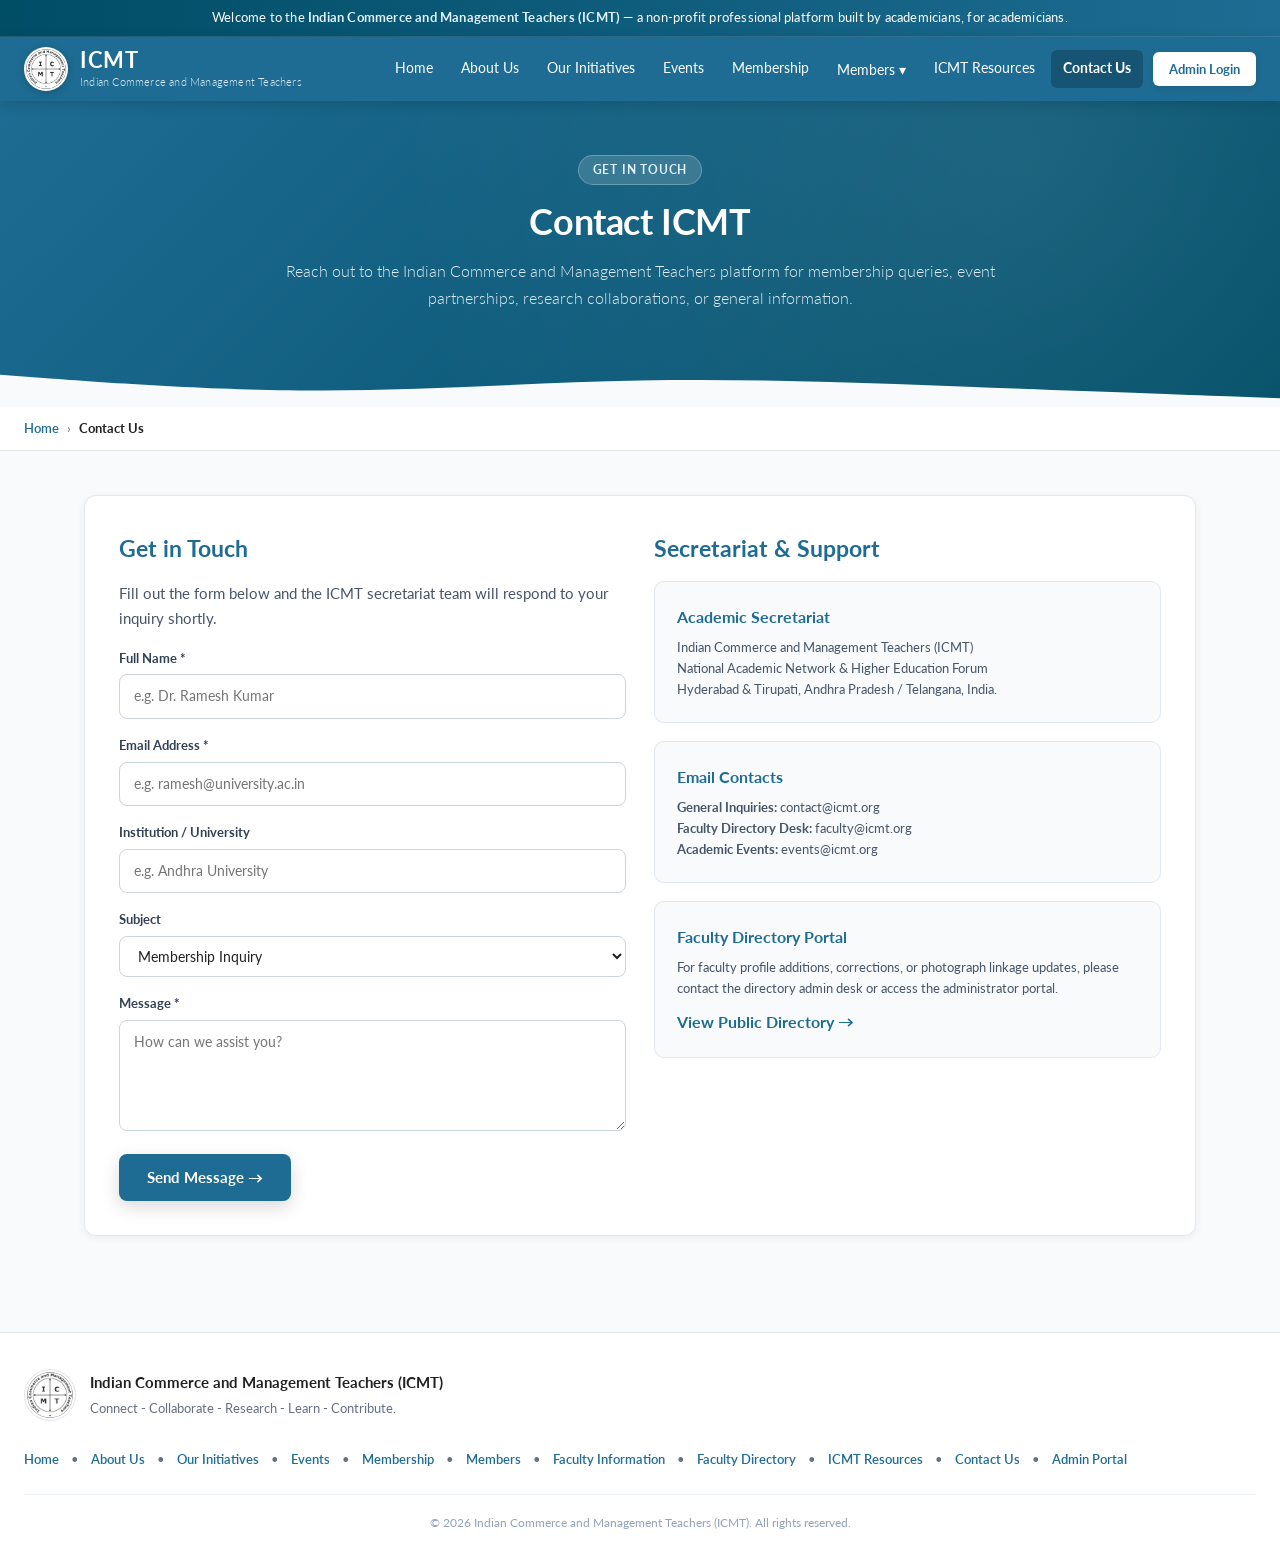
<file: contact-us.html>
<!doctype html>
<html lang="en">
<head>
<meta charset="utf-8">
<meta name="viewport" content="width=device-width,initial-scale=1">
<title>Contact Us — ICMT Indian Commerce and Management Teachers</title>
<link rel="preconnect" href="https://fonts.googleapis.com">
<link rel="preconnect" href="https://fonts.gstatic.com" crossorigin>
<link href="https://fonts.googleapis.com/css2?family=Lato:ital,wght@0,300;0,400;0,700;1,300;1,400;1,700&display=swap" rel="stylesheet">
<link rel="stylesheet" href="css/style.css">
<!-- <link rel="icon" href="assets/images/icmt-logo.png" type="image/png"> -->
<style>

.contact-grid{display:grid;grid-template-columns:1fr 1fr;gap:28px}
.form-field{margin-bottom:16px}
.form-field label{font-size:13px;font-weight:700;color:#334155;display:block;margin-bottom:6px}
.form-field input,.form-field textarea,.form-field select{width:100%;padding:10px 14px;border:1px solid #cbd5df;border-radius:8px;font-size:14px;outline:none;font-family:inherit}
.form-field input:focus,.form-field textarea:focus{border-color:#1e6c93;box-shadow:0 0 0 3px rgba(30,108,147,0.12)}
.contact-info-box{background:#f8fafc;border:1px solid #e2e8f0;border-radius:10px;padding:22px;margin-bottom:18px}
.contact-info-box h3{font-size:16px;font-weight:700;color:#1e6c93;margin-bottom:8px}
.contact-info-box p{font-size:13px;color:#475569;margin:0;line-height:1.6}
@media(max-width:800px){.contact-grid{grid-template-columns:1fr}}

</style>
</head>
<body>

<div class="site-welcome-banner">
  Welcome to the <b>Indian Commerce and Management Teachers (ICMT)</b> — a non-profit professional platform built by academicians, for academicians.
</div>

<header class="header">
  <div class="header-inner">
    <a href="index.html" class="brand">
      <img src="assets/images/icmt-logo.png" alt="ICMT Logo" class="brand-logo">
      <div class="brand-text">
        <span class="brand-title">ICMT</span>
        <span class="brand-sub">Indian Commerce and Management Teachers</span>
      </div>
    </a>
    <nav class="nav-links">
      <a href="index.html" class="nav-item ">Home</a>
      <a href="about-us.html" class="nav-item ">About Us</a>
      <a href="initiatives.html" class="nav-item ">Our Initiatives</a>
      <a href="events.html" class="nav-item ">Events</a>
      <a href="membership.html" class="nav-item ">Membership</a>
      <div class="nav-dropdown ">
        <a href="members.html" class="nav-item nav-dropdown-toggle">Members ▾</a>
        <div class="nav-dropdown-menu">
          <a href="public-directory.html" class="dropdown-item ">Member Directory</a>
        </div>
      </div>
      <a href="resources.html" class="nav-item ">ICMT Resources</a>
      <a href="contact.html" class="nav-item active">Contact Us</a>
      <a href="admin.html" class="nav-btn-admin">Admin Login</a>
    </nav>
  </div>
</header>

<section class="site-hero">
  <div class="site-hero-inner">
    <span class="hero-badge">Get in Touch</span>
    <h1>Contact ICMT</h1>
    <p>Reach out to the Indian Commerce and Management Teachers platform for membership queries, event partnerships, research collaborations, or general information.</p>
  </div>
  
<div class="hero-wave">
  <svg viewBox="0 0 1440 120" fill="none" preserveAspectRatio="none">
    <path d="M0,32L60,42.7C120,53,240,75,360,74.7C480,75,600,53,720,48C840,43,960,53,1080,64C1200,75,1320,85,1380,90.7L1440,96L1440,120L1380,120C1320,120,1200,120,1080,120C960,120,840,120,720,120C600,120,480,120,360,120C240,120,120,120,60,120L0,120Z" fill="#f8fafc"></path>
  </svg>
</div>

</section>

<div class="breadcrumb-bar">
  <div class="breadcrumb-inner">
    <a href="index.html">Home</a>
    <span>&rsaquo;</span>
    <span style="color:#212121;font-weight:700">Contact Us</span>
  </div>
</div>

<main class="container">
  <div class="section-block">
    <div class="contact-grid">
      <div>
        <h2> Get in Touch</h2>
        <p>Fill out the form below and the ICMT secretariat team will respond to your inquiry shortly.</p>
        
        <form id="contactForm" onsubmit="handleContactSubmit(event)">
          <div class="form-field">
            <label>Full Name *</label>
            <input id="cName" required placeholder="e.g. Dr. Ramesh Kumar">
          </div>
          <div class="form-field">
            <label>Email Address *</label>
            <input id="cEmail" type="email" required placeholder="e.g. ramesh@university.ac.in">
          </div>
          <div class="form-field">
            <label>Institution / University</label>
            <input id="cInst" placeholder="e.g. Andhra University">
          </div>
          <div class="form-field">
            <label>Subject</label>
            <select id="cSubject">
              <option>Membership Inquiry</option>
              <option>Faculty Directory Update</option>
              <option>Research Collaboration / Doctoral Supervision</option>
              <option>Conference / Event Registration</option>
              <option>General Inquiry</option>
            </select>
          </div>
          <div class="form-field">
            <label>Message *</label>
            <textarea id="cMessage" required rows="4" placeholder="How can we assist you?"></textarea>
          </div>
          <button type="submit" class="btn-cta" style="border:0;cursor:pointer;background:#1e6c93;color:#fff">
            Send Message &rarr;
          </button>
          <div id="contactSuccess" style="display:none;margin-top:14px;padding:12px;background:#eaf7f0;color:#1d754e;border-radius:8px;font-size:13px;font-weight:600">
            Thank you! Your message has been received. Our team will contact you shortly.
          </div>
        </form>
      </div>

      <div>
        <h2> Secretariat & Support</h2>
        <div class="contact-info-box">
          <h3> Academic Secretariat</h3>
          <p>Indian Commerce and Management Teachers (ICMT)<br>National Academic Network & Higher Education Forum<br>Hyderabad & Tirupati, Andhra Pradesh / Telangana, India.</p>
        </div>

        <div class="contact-info-box">
          <h3> Email Contacts</h3>
          <p><b>General Inquiries:</b> contact@icmt.org<br><b>Faculty Directory Desk:</b> faculty@icmt.org<br><b>Academic Events:</b> events@icmt.org</p>
        </div>

        <div class="contact-info-box">
          <h3> Faculty Directory Portal</h3>
          <p>For faculty profile additions, corrections, or photograph linkage updates, please contact the directory admin desk or access the administrator portal.</p>
          <div style="margin-top:10px">
            <a href="public-directory.html" style="font-weight:700;color:#1e6c93">View Public Directory &rarr;</a>
          </div>
        </div>
      </div>
    </div>
  </div>
</main>

<script>
function handleContactSubmit(e){
  e.preventDefault();
  const successBox = document.getElementById("contactSuccess");
  if(successBox){
    successBox.style.display = "block";
    document.getElementById("contactForm").reset();
    setTimeout(function(){ successBox.style.display = "none"; }, 5000);
  }
}
</script>

<footer class="footer">
  <div class="footer-inner">
    <div class="footer-brand">
      <img src="assets/images/icmt-logo.png" alt="ICMT Logo" class="footer-logo">
      <div>
        <b>Indian Commerce and Management Teachers (ICMT)</b>
        <p>Connect - Collaborate - Research - Learn - Contribute.</p>
      </div>
    </div>
    <div class="footer-links">
      <a href="index.html">Home</a> &bull;
      <a href="about-us.html">About Us</a> &bull;
      <a href="initiatives.html">Our Initiatives</a> &bull;
      <a href="events.html">Events</a> &bull;
      <a href="membership.html">Membership</a> &bull;
      <a href="members.html">Members</a> &bull;
      <a href="faculty.html">Faculty Information</a> &bull;
      <a href="public-directory.html">Faculty Directory</a> &bull;
      <a href="resources.html">ICMT Resources</a> &bull;
      <a href="contact.html">Contact Us</a> &bull;
      <a href="admin.html">Admin Portal</a>
    </div>
  </div>
  <div class="footer-bottom">
    &copy; 2026 Indian Commerce and Management Teachers (ICMT). All rights reserved.
  </div>
</footer>
</body>
</html>
</file>
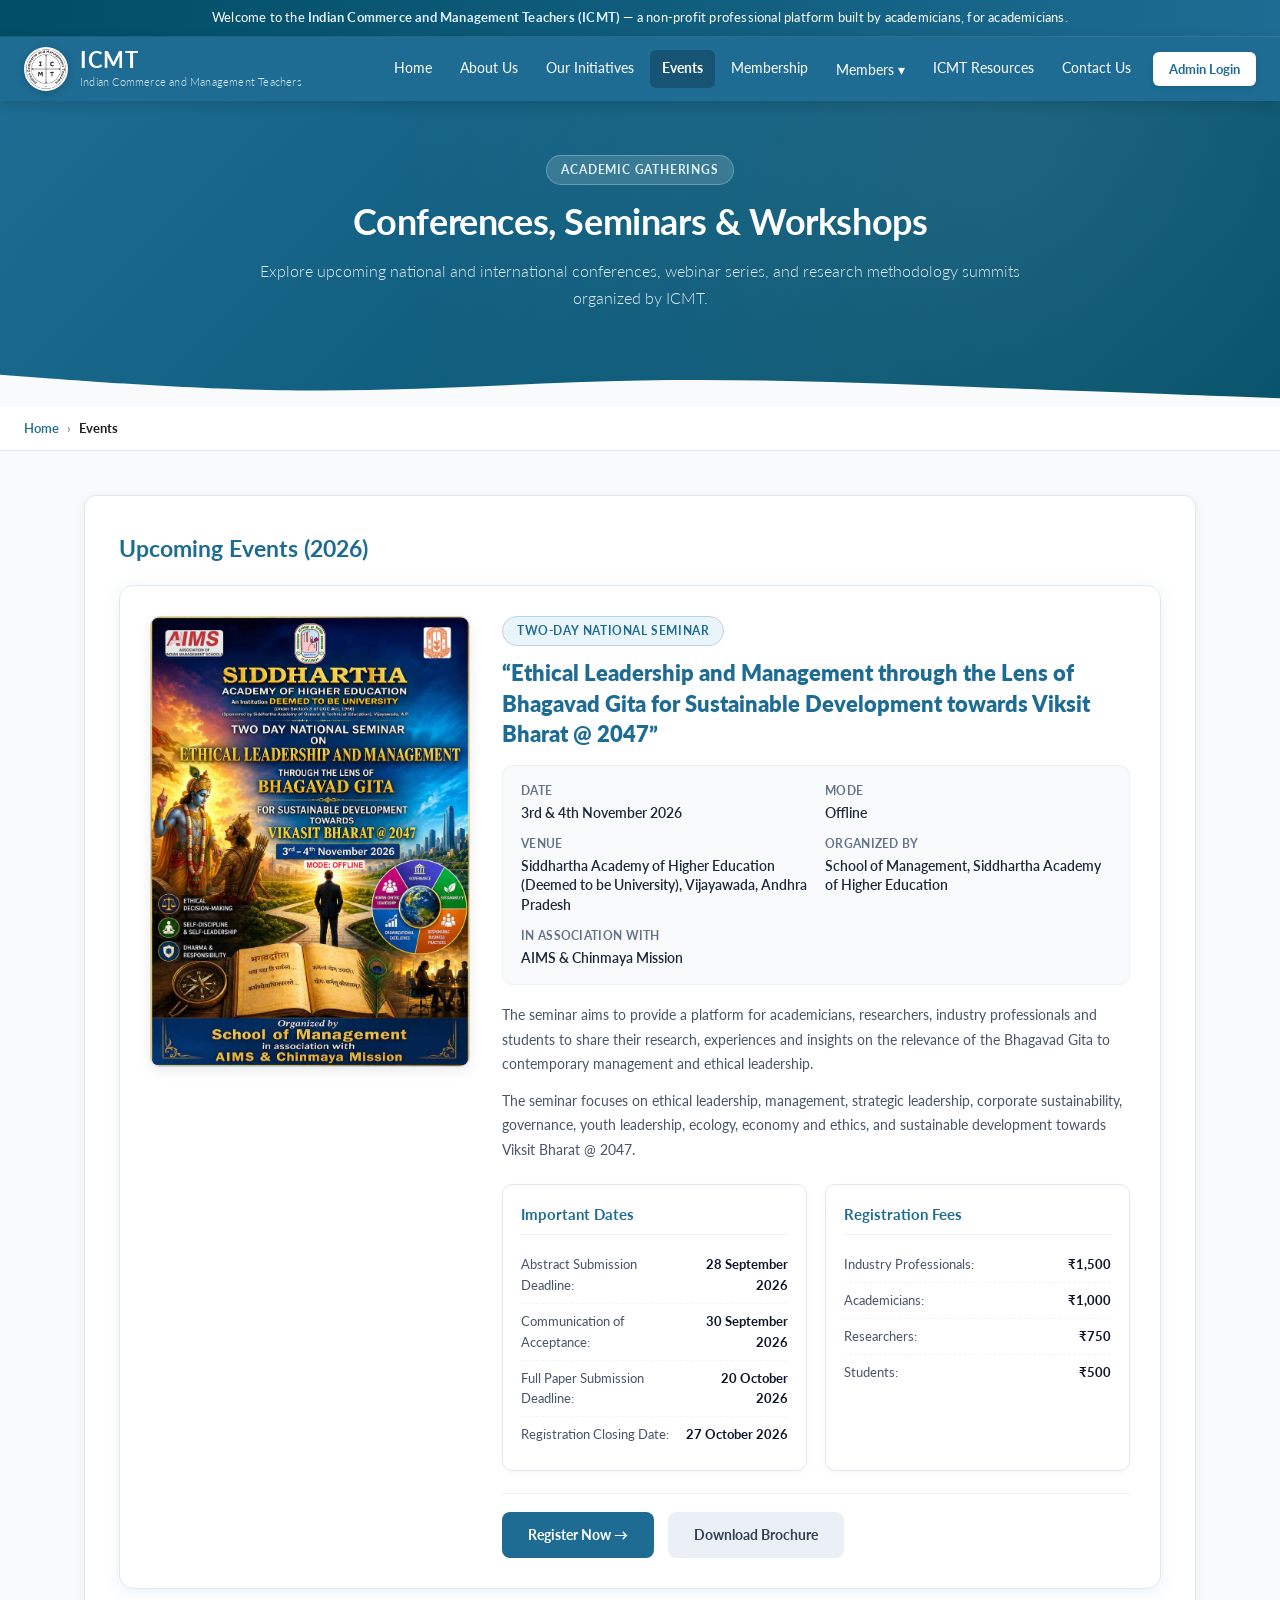
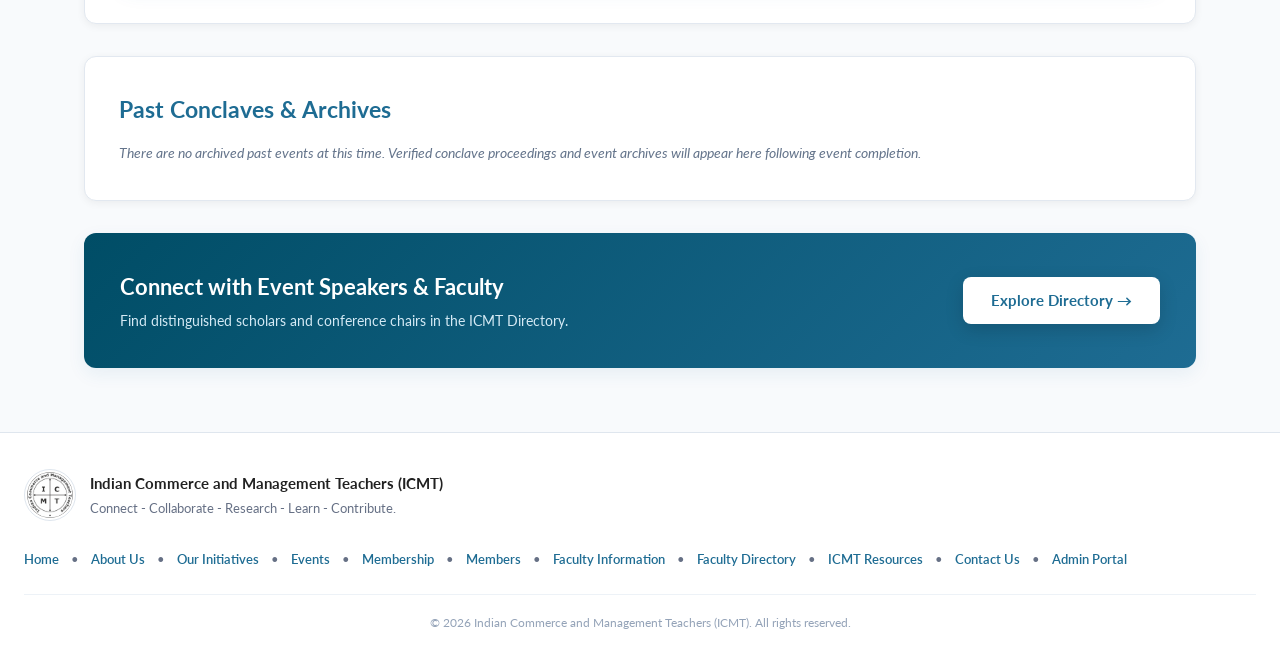
<file: events.html>
<!doctype html>
<html lang="en">
<head>
<meta charset="utf-8">
<meta name="viewport" content="width=device-width,initial-scale=1">
<title>Events & Conferences — ICMT Indian Commerce and Management Teachers</title>
<link rel="preconnect" href="https://fonts.googleapis.com">
<link rel="preconnect" href="https://fonts.gstatic.com" crossorigin>
<link href="https://fonts.googleapis.com/css2?family=Lato:ital,wght@0,300;0,400;0,700;1,300;1,400;1,700&display=swap" rel="stylesheet">
<link rel="stylesheet" href="css/style.css">
<!-- <link rel="icon" href="assets/images/icmt-logo.png" type="image/png"> -->

<style>
.event-featured-card {
  background: #ffffff;
  border: 1px solid #e2e8f0;
  border-radius: 14px;
  box-shadow: 0 4px 20px rgba(30,108,147,0.08);
  padding: 30px;
  margin-top: 18px;
}
.event-featured-grid {
  display: grid;
  grid-template-columns: 320px 1fr;
  gap: 32px;
  align-items: start;
}
.event-poster-wrap {
  border-radius: 10px;
  overflow: hidden;
  border: 1px solid #cbd5e1;
  box-shadow: 0 4px 14px rgba(0,0,0,0.08);
  background: #f8fafc;
}
.event-poster-img {
  width: 100%;
  height: auto;
  display: block;
  object-fit: cover;
  transition: transform 0.25s ease;
}
.event-poster-wrap:hover .event-poster-img {
  transform: scale(1.02);
}
.event-badge {
  display: inline-block;
  background: #eaf5fb;
  color: #1e6c93;
  font-size: 11.5px;
  font-weight: 700;
  text-transform: uppercase;
  letter-spacing: 0.6px;
  padding: 5px 14px;
  border-radius: 20px;
  margin-bottom: 12px;
  border: 1px solid #b9d2e3;
}
.event-title {
  font-size: 22px;
  font-weight: 800;
  color: #1e6c93;
  line-height: 1.38;
  margin: 0 0 16px 0;
}
.event-meta-grid {
  display: grid;
  grid-template-columns: 1fr 1fr;
  gap: 12px 18px;
  background: #f8fafc;
  padding: 16px 18px;
  border-radius: 10px;
  border: 1px solid #edf2f7;
  margin-bottom: 18px;
}
.event-meta-item {
  display: flex;
  flex-direction: column;
  gap: 3px;
}
.meta-label {
  font-size: 11.5px;
  font-weight: 700;
  color: #64748b;
  text-transform: uppercase;
  letter-spacing: 0.3px;
}
.meta-val {
  font-size: 13.5px;
  font-weight: 600;
  color: #1e293b;
  line-height: 1.45;
}
.event-desc-block p {
  font-size: 14px;
  line-height: 1.75;
  color: #475569;
  margin-bottom: 12px;
}
.event-sub-tables {
  display: grid;
  grid-template-columns: 1fr 1fr;
  gap: 18px;
  margin: 22px 0;
}
.event-info-panel {
  background: #ffffff;
  border: 1px solid #e2e8f0;
  border-radius: 10px;
  padding: 18px;
  box-shadow: 0 2px 6px rgba(0,0,0,0.03);
}
.event-info-panel h4 {
  font-size: 14.5px;
  font-weight: 700;
  color: #1e6c93;
  margin: 0 0 12px 0;
  padding-bottom: 8px;
  border-bottom: 1px solid #edf2f7;
}
.event-info-list {
  list-style: none;
  padding: 0;
  margin: 0;
}
.event-info-list li {
  display: flex;
  justify-content: space-between;
  align-items: center;
  padding: 7px 0;
  font-size: 13px;
  color: #475569;
  border-bottom: 1px dashed #f1f5f9;
}
.event-info-list li:last-child {
  border-bottom: none;
}
.event-info-list li b {
  color: #0f172a;
  font-weight: 700;
  margin-left: 10px;
  text-align: right;
}
.event-actions {
  display: flex;
  gap: 14px;
  align-items: center;
  flex-wrap: wrap;
  margin-top: 22px;
  padding-top: 18px;
  border-top: 1px solid #edf2f7;
}
.btn-lg {
  padding: 12px 26px !important;
  font-size: 14px !important;
  font-weight: 700 !important;
  border-radius: 8px !important;
  text-decoration: none !important;
  display: inline-flex !important;
  align-items: center !important;
  justify-content: center !important;
  gap: 8px !important;
  transition: all 0.2s ease !important;
}

@media(max-width: 980px) {
  .event-featured-grid {
    grid-template-columns: 1fr;
  }
  .event-poster-wrap {
    max-width: 360px;
    margin: 0 auto 10px;
  }
}
@media(max-width: 640px) {
  .event-meta-grid {
    grid-template-columns: 1fr;
  }
  .event-sub-tables {
    grid-template-columns: 1fr;
  }
  .event-featured-card {
    padding: 18px;
  }
  .event-title {
    font-size: 18px;
  }
  .event-actions {
    flex-direction: column;
    width: 100%;
  }
  .event-actions a {
    width: 100%;
    text-align: center;
  }
}
</style>

</head>
<body>

<div class="site-welcome-banner">
  Welcome to the <b>Indian Commerce and Management Teachers (ICMT)</b> — a non-profit professional platform built by academicians, for academicians.
</div>

<header class="header">
  <div class="header-inner">
    <a href="index.html" class="brand">
      <img src="assets/images/icmt-logo.png" alt="ICMT Logo" class="brand-logo">
      <div class="brand-text">
        <span class="brand-title">ICMT</span>
        <span class="brand-sub">Indian Commerce and Management Teachers</span>
      </div>
    </a>
    <nav class="nav-links">
      <a href="index.html" class="nav-item ">Home</a>
      <a href="about-us.html" class="nav-item ">About Us</a>
      <a href="initiatives.html" class="nav-item ">Our Initiatives</a>
      <a href="events.html" class="nav-item active">Events</a>
      <a href="membership.html" class="nav-item ">Membership</a>
      <div class="nav-dropdown ">
        <a href="members.html" class="nav-item nav-dropdown-toggle">Members ▾</a>
        <div class="nav-dropdown-menu">
          <a href="public-directory.html" class="dropdown-item ">Member Directory</a>
        </div>
      </div>
      <a href="resources.html" class="nav-item ">ICMT Resources</a>
      <a href="contact.html" class="nav-item ">Contact Us</a>
      <a href="admin.html" class="nav-btn-admin">Admin Login</a>
    </nav>
  </div>
</header>

<section class="site-hero">
  <div class="site-hero-inner">
    <span class="hero-badge">Academic Gatherings</span>
    <h1>Conferences, Seminars & Workshops</h1>
    <p>Explore upcoming national and international conferences, webinar series, and research methodology summits organized by ICMT.</p>
  </div>
  
<div class="hero-wave">
  <svg viewBox="0 0 1440 120" fill="none" preserveAspectRatio="none">
    <path d="M0,32L60,42.7C120,53,240,75,360,74.7C480,75,600,53,720,48C840,43,960,53,1080,64C1200,75,1320,85,1380,90.7L1440,96L1440,120L1380,120C1320,120,1200,120,1080,120C960,120,840,120,720,120C600,120,480,120,360,120C240,120,120,120,60,120L0,120Z" fill="#f8fafc"></path>
  </svg>
</div>

</section>

<div class="breadcrumb-bar">
  <div class="breadcrumb-inner">
    <a href="index.html">Home</a>
    <span>&rsaquo;</span>
    <span style="color:#212121;font-weight:700">Events</span>
  </div>
</div>

<main class="container">
  
  <!-- 1. Featured / Upcoming Events -->
  <div class="section-block">
    <h2>Upcoming Events (2026)</h2>

    <div class="event-featured-card">
      <div class="event-featured-grid">
        
        <!-- Left: Official Seminar Brochure Cover / Poster -->
        <div class="event-poster-wrap">
          <img src="assets/images/events/siddhartha-seminar-poster.jpg" alt="Two-Day National Seminar Brochure — Siddhartha Academy of Higher Education" class="event-poster-img">
        </div>

        <!-- Right: Event Details -->
        <div class="event-details-wrap">
          <span class="event-badge">Two-Day National Seminar</span>
          <h3 class="event-title">“Ethical Leadership and Management through the Lens of Bhagavad Gita for Sustainable Development towards Viksit Bharat @ 2047”</h3>

          <div class="event-meta-grid">
            <div class="event-meta-item">
              <span class="meta-label">Date</span>
              <span class="meta-val">3rd &amp; 4th November 2026</span>
            </div>
            <div class="event-meta-item">
              <span class="meta-label">Mode</span>
              <span class="meta-val">Offline</span>
            </div>
            <div class="event-meta-item">
              <span class="meta-label">Venue</span>
              <span class="meta-val">Siddhartha Academy of Higher Education (Deemed to be University), Vijayawada, Andhra Pradesh</span>
            </div>
            <div class="event-meta-item">
              <span class="meta-label">Organized by</span>
              <span class="meta-val">School of Management, Siddhartha Academy of Higher Education</span>
            </div>
            <div class="event-meta-item" style="grid-column: 1 / -1;">
              <span class="meta-label">In association with</span>
              <span class="meta-val">AIMS &amp; Chinmaya Mission</span>
            </div>
          </div>

          <div class="event-desc-block">
            <p>
              The seminar aims to provide a platform for academicians, researchers, industry professionals and students to share their research, experiences and insights on the relevance of the Bhagavad Gita to contemporary management and ethical leadership.
            </p>
            <p>
              The seminar focuses on ethical leadership, management, strategic leadership, corporate sustainability, governance, youth leadership, ecology, economy and ethics, and sustainable development towards Viksit Bharat @ 2047.
            </p>
          </div>

          <!-- Important Dates & Registration Fees Sub-grids -->
          <div class="event-sub-tables">
            <div class="event-info-panel">
              <h4>Important Dates</h4>
              <ul class="event-info-list">
                <li><span>Abstract Submission Deadline:</span> <b>28 September 2026</b></li>
                <li><span>Communication of Acceptance:</span> <b>30 September 2026</b></li>
                <li><span>Full Paper Submission Deadline:</span> <b>20 October 2026</b></li>
                <li><span>Registration Closing Date:</span> <b>27 October 2026</b></li>
              </ul>
            </div>

            <div class="event-info-panel">
              <h4>Registration Fees</h4>
              <ul class="event-info-list">
                <li><span>Industry Professionals:</span> <b>₹1,500</b></li>
                <li><span>Academicians:</span> <b>₹1,000</b></li>
                <li><span>Researchers:</span> <b>₹750</b></li>
                <li><span>Students:</span> <b>₹500</b></li>
              </ul>
            </div>
          </div>

          <!-- Action Buttons -->
          <div class="event-actions">
            <a href="https://forms.gle/GYHurRpFLav73Hip8" target="_blank" rel="noopener noreferrer" class="btn primary btn-lg">
              Register Now &rarr;
            </a>
            <a href="assets/documents/National_Seminar_Siddhartha_Academy_2026.pdf" target="_blank" class="btn secondary btn-lg">
              Download Brochure
            </a>
          </div>

        </div>

      </div>
    </div>
  </div>

  <!-- 2. Past Events (Archived Conclaves) -->
  <div class="section-block">
    <h2>Past Conclaves & Archives</h2>
    <p style="color:#64748b;font-size:13.5px;margin:0;font-style:italic">
      There are no archived past events at this time. Verified conclave proceedings and event archives will appear here following event completion.
    </p>
  </div>

  <div class="banner-cta">
    <div class="banner-cta-text">
      <h3>Connect with Event Speakers & Faculty</h3>
      <p>Find distinguished scholars and conference chairs in the ICMT Directory.</p>
    </div>
    <a href="public-directory.html" class="btn-cta">
      <span>Explore Directory &rarr;</span>
    </a>
  </div>
</main>

<footer class="footer">
  <div class="footer-inner">
    <div class="footer-brand">
      <img src="assets/images/icmt-logo.png" alt="ICMT Logo" class="footer-logo">
      <div>
        <b>Indian Commerce and Management Teachers (ICMT)</b>
        <p>Connect - Collaborate - Research - Learn - Contribute.</p>
      </div>
    </div>
    <div class="footer-links">
      <a href="index.html">Home</a> &bull;
      <a href="about-us.html">About Us</a> &bull;
      <a href="initiatives.html">Our Initiatives</a> &bull;
      <a href="events.html">Events</a> &bull;
      <a href="membership.html">Membership</a> &bull;
      <a href="members.html">Members</a> &bull;
      <a href="faculty.html">Faculty Information</a> &bull;
      <a href="public-directory.html">Faculty Directory</a> &bull;
      <a href="resources.html">ICMT Resources</a> &bull;
      <a href="contact.html">Contact Us</a> &bull;
      <a href="admin.html">Admin Portal</a>
    </div>
  </div>
  <div class="footer-bottom">
    &copy; 2026 Indian Commerce and Management Teachers (ICMT). All rights reserved.
  </div>
</footer>
</body>
</html>
</file>
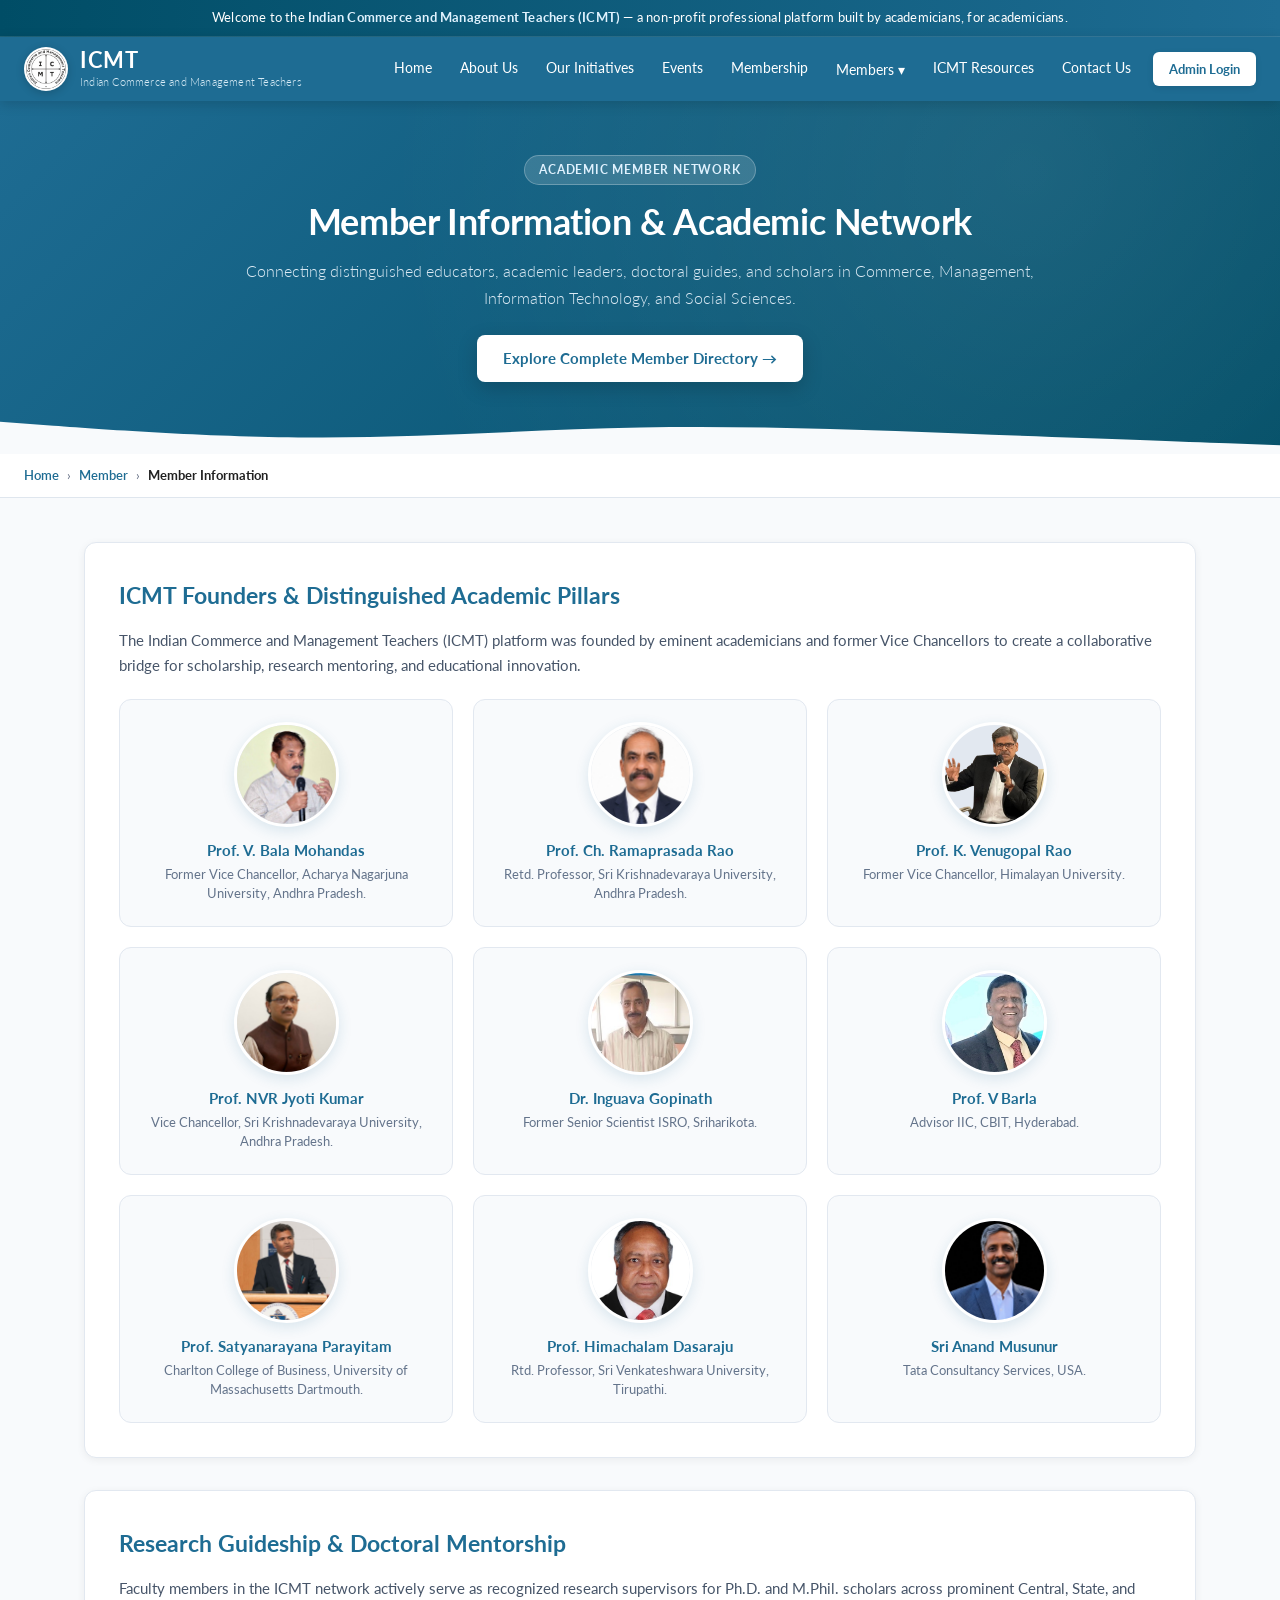
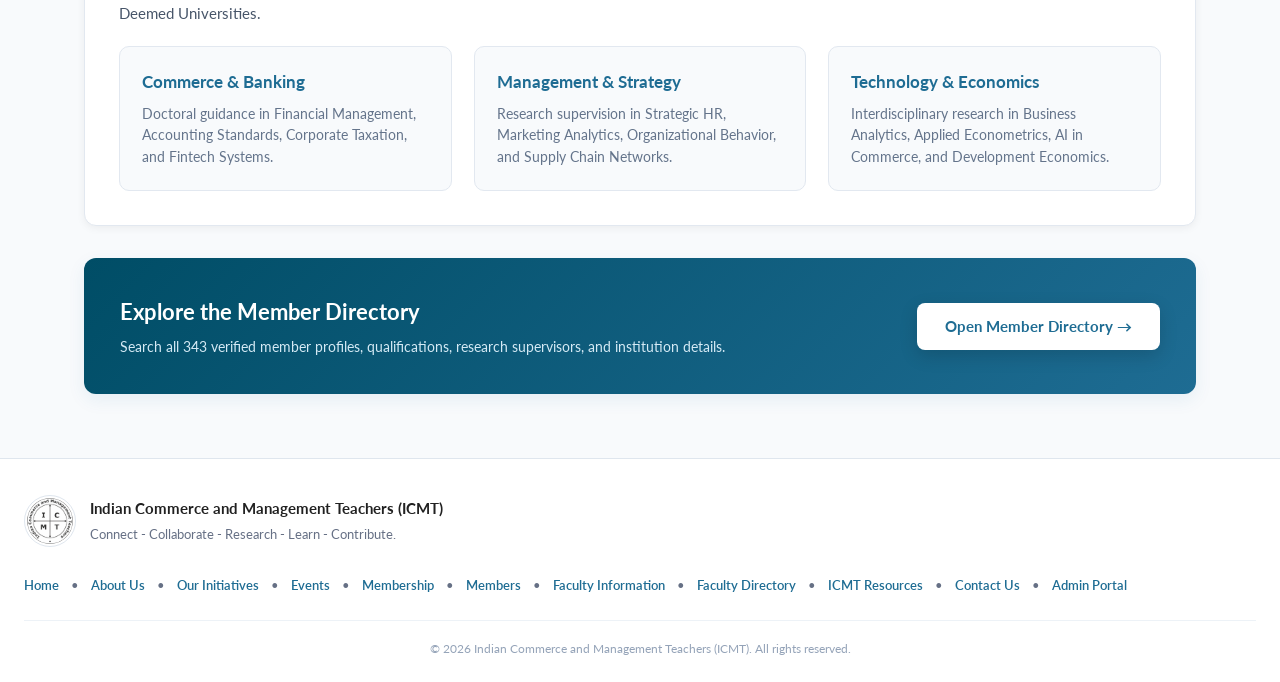
<file: faculty.html>
<!doctype html>
<html lang="en">
<head>
<meta charset="utf-8">
<meta name="viewport" content="width=device-width,initial-scale=1">
<title>Member Information — ICMT Indian Commerce and Management Teachers</title>
<link rel="preconnect" href="https://fonts.googleapis.com">
<link rel="preconnect" href="https://fonts.gstatic.com" crossorigin>
<link href="https://fonts.googleapis.com/css2?family=Lato:ital,wght@0,300;0,400;0,700;1,300;1,400;1,700&display=swap" rel="stylesheet">
<link rel="stylesheet" href="css/style.css">
<!-- <link rel="icon" href="assets/images/icmt-logo.png" type="image/png"> -->

</head>
<body>

<div class="site-welcome-banner">
  Welcome to the <b>Indian Commerce and Management Teachers (ICMT)</b> — a non-profit professional platform built by academicians, for academicians.
</div>

<header class="header">
  <div class="header-inner">
    <a href="index.html" class="brand">
      <img src="assets/images/icmt-logo.png" alt="ICMT Logo" class="brand-logo">
      <div class="brand-text">
        <span class="brand-title">ICMT</span>
        <span class="brand-sub">Indian Commerce and Management Teachers</span>
      </div>
    </a>
    <nav class="nav-links">
      <a href="index.html" class="nav-item ">Home</a>
      <a href="about-us.html" class="nav-item ">About Us</a>
      <a href="initiatives.html" class="nav-item ">Our Initiatives</a>
      <a href="events.html" class="nav-item ">Events</a>
      <a href="membership.html" class="nav-item ">Membership</a>
      <div class="nav-dropdown ">
        <a href="members.html" class="nav-item nav-dropdown-toggle">Members ▾</a>
        <div class="nav-dropdown-menu">
          <a href="public-directory.html" class="dropdown-item ">Member Directory</a>
        </div>
      </div>
      <a href="resources.html" class="nav-item ">ICMT Resources</a>
      <a href="contact.html" class="nav-item ">Contact Us</a>
      <a href="admin.html" class="nav-btn-admin">Admin Login</a>
    </nav>
  </div>
</header>

<section class="site-hero">
  <div class="site-hero-inner">
    <span class="hero-badge">Academic Member Network</span>
    <h1>Member Information & Academic Network</h1>
    <p>
      Connecting distinguished educators, academic leaders, doctoral guides, and scholars in Commerce, Management, Information Technology, and Social Sciences.
    </p>
    <div class="hero-actions">
      <a href="public-directory.html" class="hero-cta-primary">
        <span>Explore Complete Member Directory &rarr;</span>
      </a>
    </div>
  </div>
  
<div class="hero-wave">
  <svg viewBox="0 0 1440 120" fill="none" preserveAspectRatio="none">
    <path d="M0,32L60,42.7C120,53,240,75,360,74.7C480,75,600,53,720,48C840,43,960,53,1080,64C1200,75,1320,85,1380,90.7L1440,96L1440,120L1380,120C1320,120,1200,120,1080,120C960,120,840,120,720,120C600,120,480,120,360,120C240,120,120,120,60,120L0,120Z" fill="#f8fafc"></path>
  </svg>
</div>

</section>

<div class="breadcrumb-bar">
  <div class="breadcrumb-inner">
    <a href="index.html">Home</a>
    <span>&rsaquo;</span>
    <a href="members.html">Member</a>
    <span>&rsaquo;</span>
    <span style="color:#212121;font-weight:700">Member Information</span>
  </div>
</div>

<main class="container">
  <div class="section-block">
    <h2> ICMT Founders & Distinguished Academic Pillars</h2>
    <p>
      The Indian Commerce and Management Teachers (ICMT) platform was founded by eminent academicians and former Vice Chancellors to create a collaborative bridge for scholarship, research mentoring, and educational innovation.
    </p>
    <div class="founders-grid">
      <div class="founder-card">
        <div class="founder-photo-wrap">
          <img src="assets/images/founders/prof-v-bala-mohandas.jpg" alt="Prof. V. Bala Mohandas" class="founder-img">
        </div>
        <b>Prof. V. Bala Mohandas</b>
        <span>Former Vice Chancellor, Acharya Nagarjuna University, Andhra Pradesh.</span>
      </div>
      <div class="founder-card">
        <div class="founder-photo-wrap">
          <img src="assets/images/founders/prof-ch-ramaprasada-rao.jpg" alt="Prof. Ch. Ramaprasada Rao" class="founder-img">
        </div>
        <b>Prof. Ch. Ramaprasada Rao</b>
        <span>Retd. Professor, Sri Krishnadevaraya University, Andhra Pradesh.</span>
      </div>
      <div class="founder-card">
        <div class="founder-photo-wrap">
          <img src="assets/images/founders/prof-k-venugopal-rao.jpg" alt="Prof. K. Venugopal Rao" class="founder-img">
        </div>
        <b>Prof. K. Venugopal Rao</b>
        <span>Former Vice Chancellor, Himalayan University.</span>
      </div>
      <div class="founder-card">
        <div class="founder-photo-wrap">
          <img src="assets/images/founders/prof-nvr-jyoti-kumar.jpg" alt="Prof. NVR Jyoti Kumar" class="founder-img">
        </div>
        <b>Prof. NVR Jyoti Kumar</b>
        <span>Vice Chancellor, Sri Krishnadevaraya University, Andhra Pradesh.</span>
      </div>
      <div class="founder-card">
        <div class="founder-photo-wrap">
          <img src="assets/images/founders/dr-inguava-gopinath.jpg" alt="Dr. Inguava Gopinath" class="founder-img">
        </div>
        <b>Dr. Inguava Gopinath</b>
        <span>Former Senior Scientist ISRO, Sriharikota.</span>
      </div>
      <div class="founder-card">
        <div class="founder-photo-wrap">
          <img src="assets/images/founders/prof-v-barla.jpg" alt="Prof. V Barla" class="founder-img">
        </div>
        <b>Prof. V Barla</b>
        <span>Advisor IIC, CBIT, Hyderabad.</span>
      </div>
      <div class="founder-card">
        <div class="founder-photo-wrap">
          <img src="assets/images/founders/prof-satyanarayana-parayitam.jpg" alt="Prof. Satyanarayana Parayitam" class="founder-img">
        </div>
        <b>Prof. Satyanarayana Parayitam</b>
        <span>Charlton College of Business, University of Massachusetts Dartmouth.</span>
      </div>
      <div class="founder-card">
        <div class="founder-photo-wrap">
          <img src="assets/images/founders/prof-himachalam-dasaraju.jpg" alt="Prof. Himachalam Dasaraju" class="founder-img">
        </div>
        <b>Prof. Himachalam Dasaraju</b>
        <span>Rtd. Professor, Sri Venkateshwara University, Tirupathi.</span>
      </div>
      <div class="founder-card">
        <div class="founder-photo-wrap">
          <img src="assets/images/founders/sri-anand-musunur.jpg" alt="Sri Anand Musunur" class="founder-img">
        </div>
        <b>Sri Anand Musunur</b>
        <span>Tata Consultancy Services, USA.</span>
      </div>
    </div>
  </div>

  <div class="section-block">
    <h2> Research Guideship & Doctoral Mentorship</h2>
    <p>
      Faculty members in the ICMT network actively serve as recognized research supervisors for Ph.D. and M.Phil. scholars across prominent Central, State, and Deemed Universities.
    </p>
    <div class="grid-3" style="margin-top:20px">
      <div class="feature-card">
        <!--div class="icon">📘</div-->
        <h3>Commerce & Banking</h3>
        <p>Doctoral guidance in Financial Management, Accounting Standards, Corporate Taxation, and Fintech Systems.</p>
      </div>
      <div class="feature-card">
        <!--div class="icon">📊</div-->
        <h3>Management & Strategy</h3>
        <p>Research supervision in Strategic HR, Marketing Analytics, Organizational Behavior, and Supply Chain Networks.</p>
      </div>
      <div class="feature-card">
        <!--div class="icon">💡</div-->
        <h3>Technology & Economics</h3>
        <p>Interdisciplinary research in Business Analytics, Applied Econometrics, AI in Commerce, and Development Economics.</p>
      </div>
    </div>
  </div>

  <div class="banner-cta">
    <div class="banner-cta-text">
      <h3>Explore the Member Directory</h3>
      <p>Search all 343 verified member profiles, qualifications, research supervisors, and institution details.</p>
    </div>
    <a href="public-directory.html" class="btn-cta">
      <span>Open Member Directory &rarr;</span>
    </a>
  </div>
</main>

<footer class="footer">
  <div class="footer-inner">
    <div class="footer-brand">
      <img src="assets/images/icmt-logo.png" alt="ICMT Logo" class="footer-logo">
      <div>
        <b>Indian Commerce and Management Teachers (ICMT)</b>
        <p>Connect - Collaborate - Research - Learn - Contribute.</p>
      </div>
    </div>
    <div class="footer-links">
      <a href="index.html">Home</a> &bull;
      <a href="about-us.html">About Us</a> &bull;
      <a href="initiatives.html">Our Initiatives</a> &bull;
      <a href="events.html">Events</a> &bull;
      <a href="membership.html">Membership</a> &bull;
      <a href="members.html">Members</a> &bull;
      <a href="faculty.html">Faculty Information</a> &bull;
      <a href="public-directory.html">Faculty Directory</a> &bull;
      <a href="resources.html">ICMT Resources</a> &bull;
      <a href="contact.html">Contact Us</a> &bull;
      <a href="admin.html">Admin Portal</a>
    </div>
  </div>
  <div class="footer-bottom">
    &copy; 2026 Indian Commerce and Management Teachers (ICMT). All rights reserved.
  </div>
</footer>
</body>
</html>
</file>
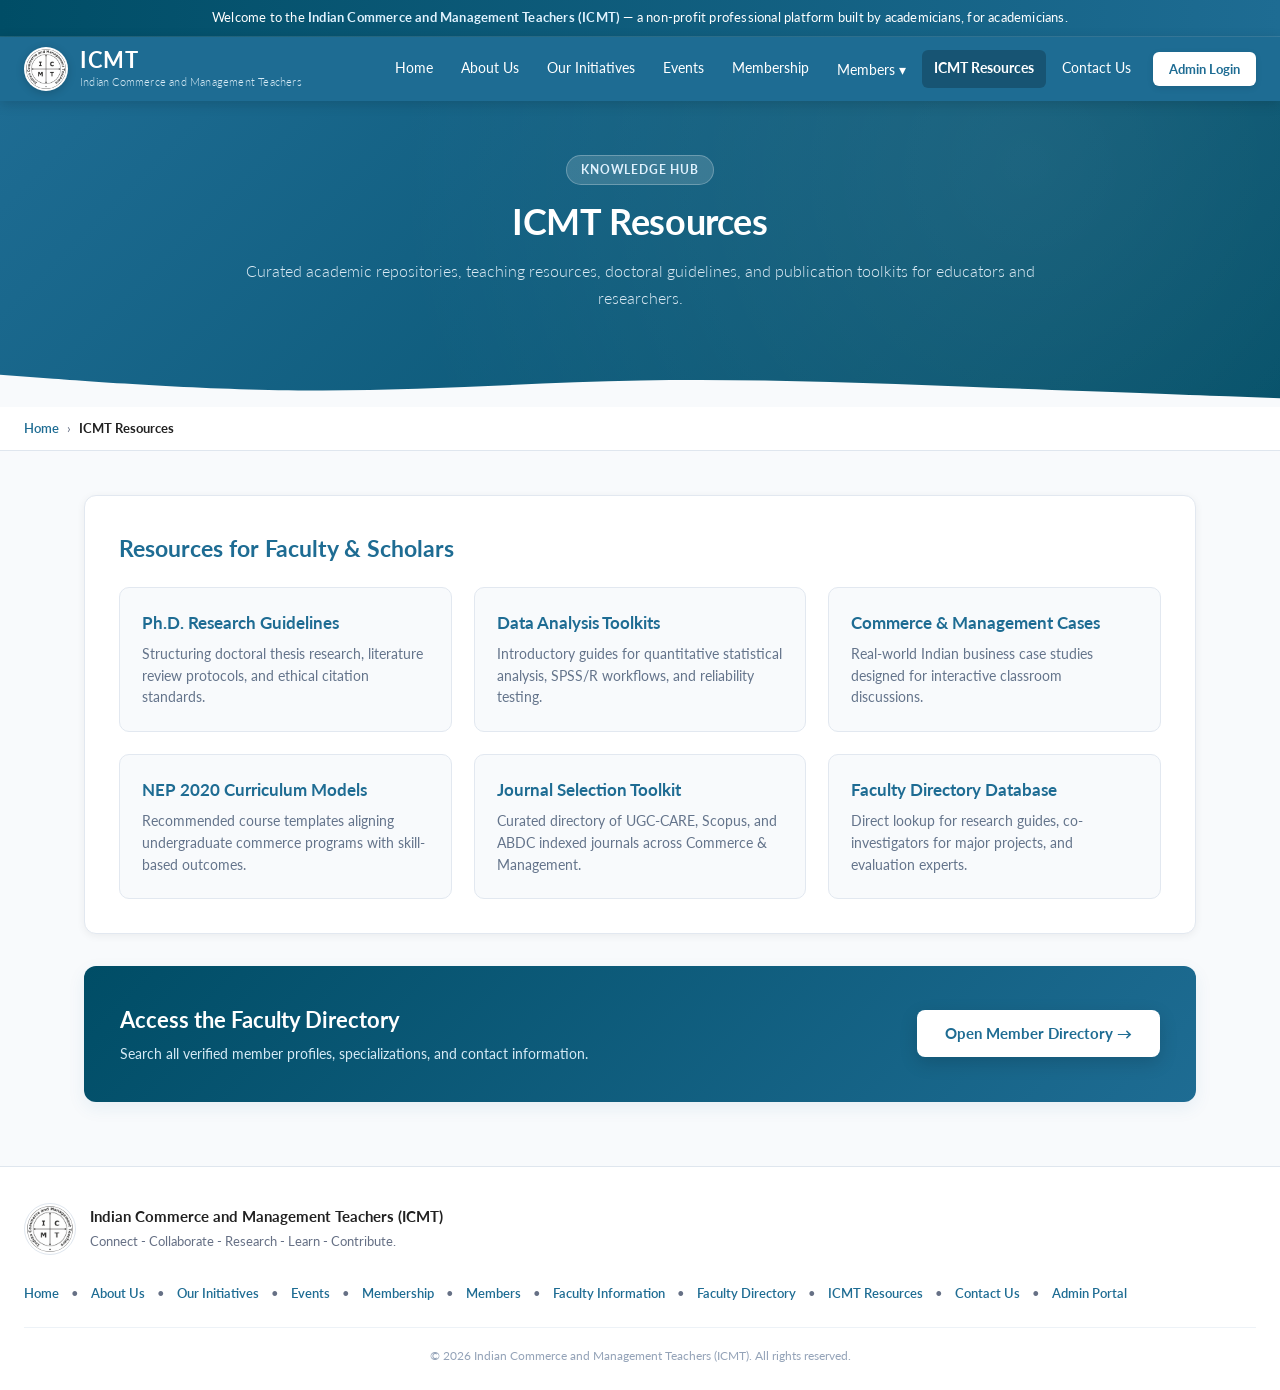
<file: icmt-resources.html>
<!doctype html>
<html lang="en">
<head>
<meta charset="utf-8">
<meta name="viewport" content="width=device-width,initial-scale=1">
<title>Resources — ICMT Indian Commerce and Management Teachers</title>
<link rel="preconnect" href="https://fonts.googleapis.com">
<link rel="preconnect" href="https://fonts.gstatic.com" crossorigin>
<link href="https://fonts.googleapis.com/css2?family=Lato:ital,wght@0,300;0,400;0,700;1,300;1,400;1,700&display=swap" rel="stylesheet">
<link rel="stylesheet" href="css/style.css">
<!-- <link rel="icon" href="assets/images/icmt-logo.png" type="image/png"> -->

</head>
<body>

<div class="site-welcome-banner">
  Welcome to the <b>Indian Commerce and Management Teachers (ICMT)</b> — a non-profit professional platform built by academicians, for academicians.
</div>

<header class="header">
  <div class="header-inner">
    <a href="index.html" class="brand">
      <img src="assets/images/icmt-logo.png" alt="ICMT Logo" class="brand-logo">
      <div class="brand-text">
        <span class="brand-title">ICMT</span>
        <span class="brand-sub">Indian Commerce and Management Teachers</span>
      </div>
    </a>
    <nav class="nav-links">
      <a href="index.html" class="nav-item ">Home</a>
      <a href="about-us.html" class="nav-item ">About Us</a>
      <a href="initiatives.html" class="nav-item ">Our Initiatives</a>
      <a href="events.html" class="nav-item ">Events</a>
      <a href="membership.html" class="nav-item ">Membership</a>
      <div class="nav-dropdown ">
        <a href="members.html" class="nav-item nav-dropdown-toggle">Members ▾</a>
        <div class="nav-dropdown-menu">
          <a href="public-directory.html" class="dropdown-item ">Member Directory</a>
        </div>
      </div>
      <a href="resources.html" class="nav-item active">ICMT Resources</a>
      <a href="contact.html" class="nav-item ">Contact Us</a>
      <a href="admin.html" class="nav-btn-admin">Admin Login</a>
    </nav>
  </div>
</header>

<section class="site-hero">
  <div class="site-hero-inner">
    <span class="hero-badge">Knowledge Hub</span>
    <h1>ICMT Resources</h1>
    <p>Curated academic repositories, teaching resources, doctoral guidelines, and publication toolkits for educators and researchers.</p>
  </div>
  
<div class="hero-wave">
  <svg viewBox="0 0 1440 120" fill="none" preserveAspectRatio="none">
    <path d="M0,32L60,42.7C120,53,240,75,360,74.7C480,75,600,53,720,48C840,43,960,53,1080,64C1200,75,1320,85,1380,90.7L1440,96L1440,120L1380,120C1320,120,1200,120,1080,120C960,120,840,120,720,120C600,120,480,120,360,120C240,120,120,120,60,120L0,120Z" fill="#f8fafc"></path>
  </svg>
</div>

</section>

<div class="breadcrumb-bar">
  <div class="breadcrumb-inner">
    <a href="index.html">Home</a>
    <span>&rsaquo;</span>
    <span style="color:#212121;font-weight:700">ICMT Resources</span>
  </div>
</div>

<main class="container">
  <div class="section-block">
    <h2> Resources for Faculty & Scholars</h2>
    <div class="grid-3" style="margin-top:20px">
      <div class="feature-card">
        <!--div class="icon">📑</div-->
        <h3>Ph.D. Research Guidelines</h3>
        <p>Structuring doctoral thesis research, literature review protocols, and ethical citation standards.</p>
      </div>
      <div class="feature-card">
        <!--div class="icon">📊</div-->
        <h3>Data Analysis Toolkits</h3>
        <p>Introductory guides for quantitative statistical analysis, SPSS/R workflows, and reliability testing.</p>
      </div>
      <div class="feature-card">
        <!--div class="icon">📘</div-->
        <h3>Commerce & Management Cases</h3>
        <p>Real-world Indian business case studies designed for interactive classroom discussions.</p>
      </div>
      <div class="feature-card">
        <!--div class="icon">🏛️</div-->
        <h3>NEP 2020 Curriculum Models</h3>
        <p>Recommended course templates aligning undergraduate commerce programs with skill-based outcomes.</p>
      </div>
      <div class="feature-card">
        <!--div class="icon">🔍</div-->
        <h3>Journal Selection Toolkit</h3>
        <p>Curated directory of UGC-CARE, Scopus, and ABDC indexed journals across Commerce & Management.</p>
      </div>
      <div class="feature-card">
        <!--div class="icon">👥</div-->
        <h3>Faculty Directory Database</h3>
        <p>Direct lookup for research guides, co-investigators for major projects, and evaluation experts.</p>
      </div>
    </div>
  </div>

  <div class="banner-cta">
    <div class="banner-cta-text">
      <h3>Access the Faculty Directory</h3>
      <p>Search all verified member profiles, specializations, and contact information.</p>
    </div>
    <a href="public-directory.html" class="btn-cta">
      <span>Open Member Directory &rarr;</span>
    </a>
  </div>
</main>

<footer class="footer">
  <div class="footer-inner">
    <div class="footer-brand">
      <img src="assets/images/icmt-logo.png" alt="ICMT Logo" class="footer-logo">
      <div>
        <b>Indian Commerce and Management Teachers (ICMT)</b>
        <p>Connect - Collaborate - Research - Learn - Contribute.</p>
      </div>
    </div>
    <div class="footer-links">
      <a href="index.html">Home</a> &bull;
      <a href="about-us.html">About Us</a> &bull;
      <a href="initiatives.html">Our Initiatives</a> &bull;
      <a href="events.html">Events</a> &bull;
      <a href="membership.html">Membership</a> &bull;
      <a href="members.html">Members</a> &bull;
      <a href="faculty.html">Faculty Information</a> &bull;
      <a href="public-directory.html">Faculty Directory</a> &bull;
      <a href="resources.html">ICMT Resources</a> &bull;
      <a href="contact.html">Contact Us</a> &bull;
      <a href="admin.html">Admin Portal</a>
    </div>
  </div>
  <div class="footer-bottom">
    &copy; 2026 Indian Commerce and Management Teachers (ICMT). All rights reserved.
  </div>
</footer>
</body>
</html>
</file>
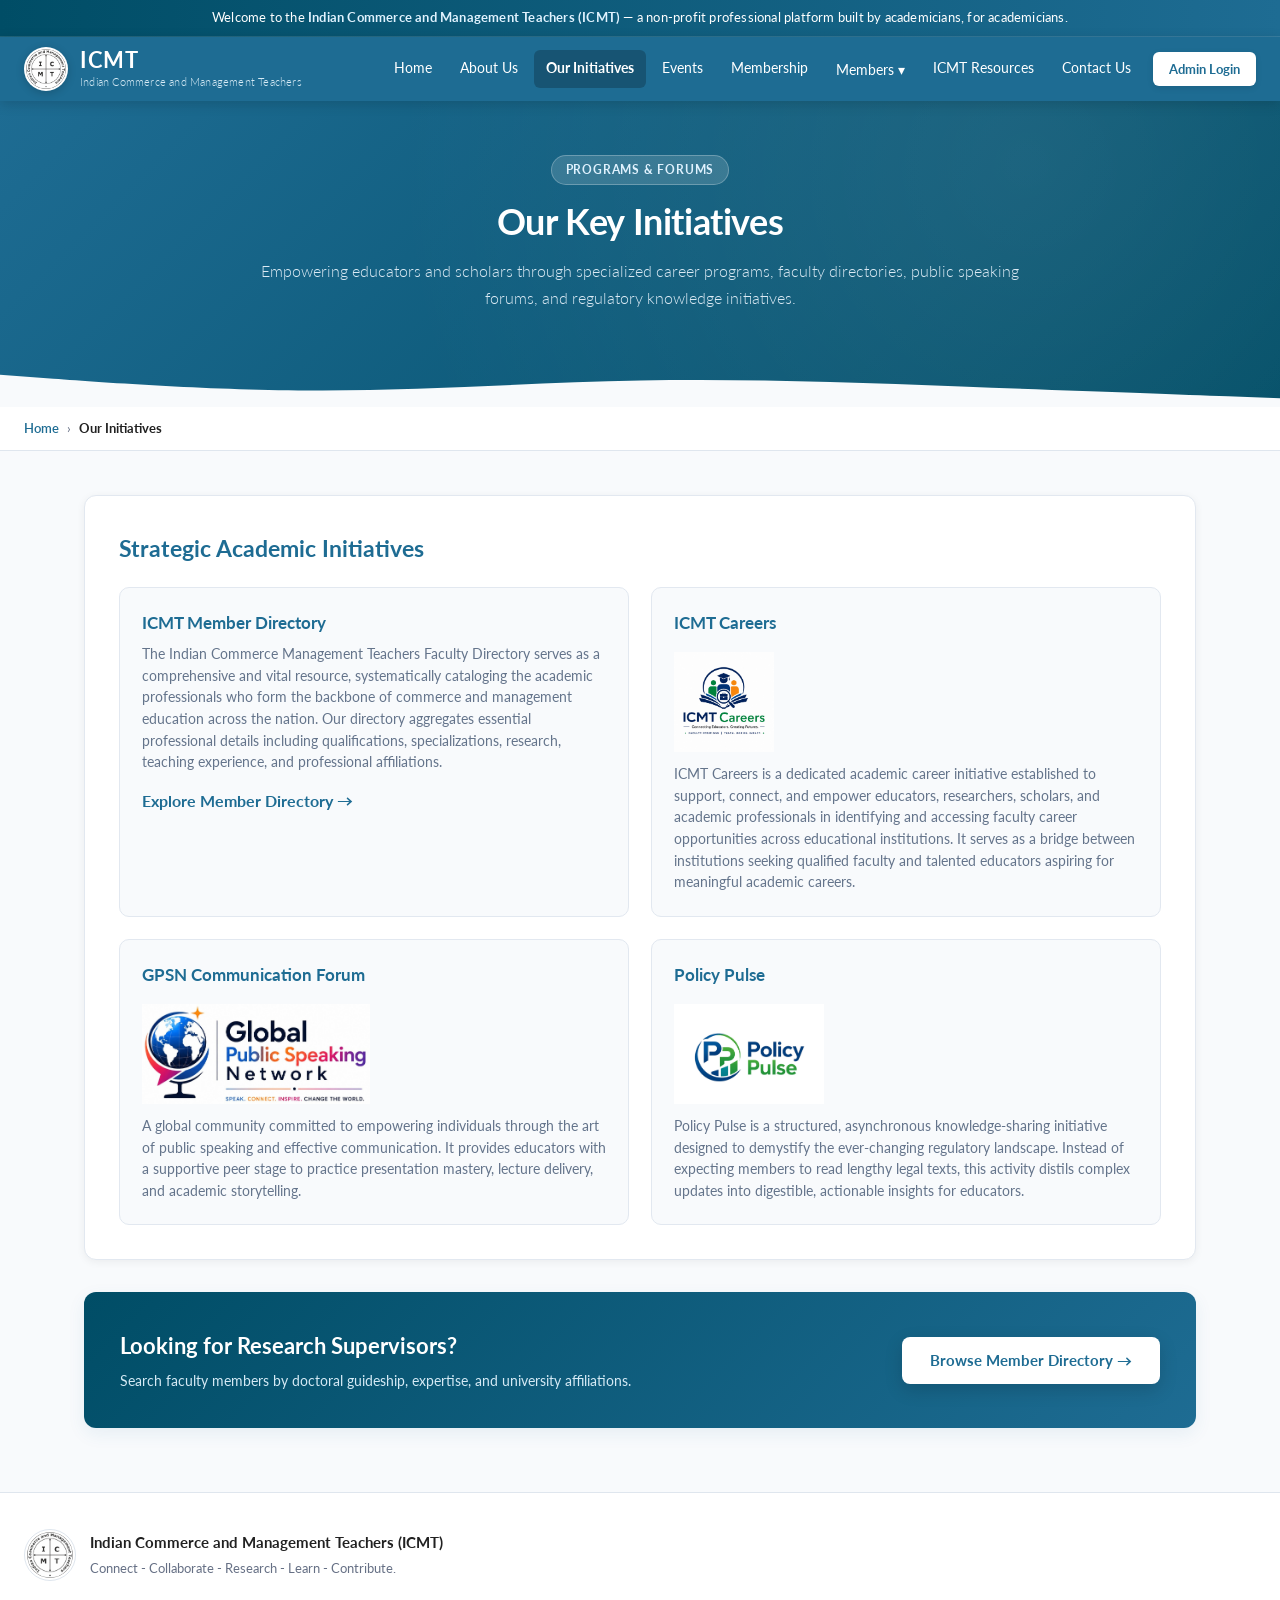
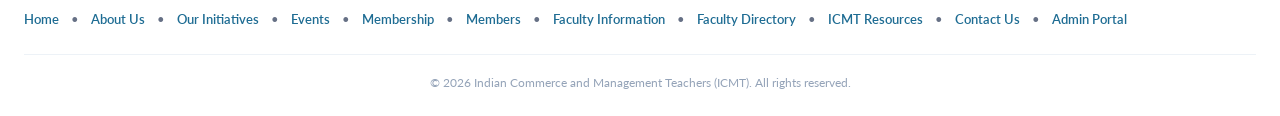
<file: initiatives.html>
<!doctype html>
<html lang="en">
<head>
<meta charset="utf-8">
<meta name="viewport" content="width=device-width,initial-scale=1">
<title>Our Initiatives — ICMT Indian Commerce and Management Teachers</title>
<link rel="preconnect" href="https://fonts.googleapis.com">
<link rel="preconnect" href="https://fonts.gstatic.com" crossorigin>
<link href="https://fonts.googleapis.com/css2?family=Lato:ital,wght@0,300;0,400;0,700;1,300;1,400;1,700&display=swap" rel="stylesheet">
<link rel="stylesheet" href="css/style.css">
<!-- <link rel="icon" href="assets/images/icmt-logo.png" type="image/png"> -->

</head>
<body>

<div class="site-welcome-banner">
  Welcome to the <b>Indian Commerce and Management Teachers (ICMT)</b> — a non-profit professional platform built by academicians, for academicians.
</div>

<header class="header">
  <div class="header-inner">
    <a href="index.html" class="brand">
      <img src="assets/images/icmt-logo.png" alt="ICMT Logo" class="brand-logo">
      <div class="brand-text">
        <span class="brand-title">ICMT</span>
        <span class="brand-sub">Indian Commerce and Management Teachers</span>
      </div>
    </a>
    <nav class="nav-links">
      <a href="index.html" class="nav-item ">Home</a>
      <a href="about-us.html" class="nav-item ">About Us</a>
      <a href="initiatives.html" class="nav-item active">Our Initiatives</a>
      <a href="events.html" class="nav-item ">Events</a>
      <a href="membership.html" class="nav-item ">Membership</a>
      <div class="nav-dropdown ">
        <a href="members.html" class="nav-item nav-dropdown-toggle">Members ▾</a>
        <div class="nav-dropdown-menu">
          <a href="public-directory.html" class="dropdown-item ">Member Directory</a>
        </div>
      </div>
      <a href="resources.html" class="nav-item ">ICMT Resources</a>
      <a href="contact.html" class="nav-item ">Contact Us</a>
      <a href="admin.html" class="nav-btn-admin">Admin Login</a>
    </nav>
  </div>
</header>

<section class="site-hero">
  <div class="site-hero-inner">
    <span class="hero-badge">Programs & Forums</span>
    <h1>Our Key Initiatives</h1>
    <p>Empowering educators and scholars through specialized career programs, faculty directories, public speaking forums, and regulatory knowledge initiatives.</p>
  </div>
  
<div class="hero-wave">
  <svg viewBox="0 0 1440 120" fill="none" preserveAspectRatio="none">
    <path d="M0,32L60,42.7C120,53,240,75,360,74.7C480,75,600,53,720,48C840,43,960,53,1080,64C1200,75,1320,85,1380,90.7L1440,96L1440,120L1380,120C1320,120,1200,120,1080,120C960,120,840,120,720,120C600,120,480,120,360,120C240,120,120,120,60,120L0,120Z" fill="#f8fafc"></path>
  </svg>
</div>

</section>

<div class="breadcrumb-bar">
  <div class="breadcrumb-inner">
    <a href="index.html">Home</a>
    <span>&rsaquo;</span>
    <span style="color:#212121;font-weight:700">Our Initiatives</span>
  </div>
</div>

<main class="container">
  <div class="section-block">
    <h2> Strategic Academic Initiatives</h2>
    <div class="grid-2" style="margin-top:20px">
      <div class="feature-card">
        <!--div class="icon">👥</div-->
        <h3>ICMT Member Directory</h3>
        <p>The Indian Commerce Management Teachers Faculty Directory serves as a comprehensive and vital resource, systematically cataloging the academic professionals who form the backbone of commerce and management education across the nation. Our directory aggregates essential professional details including qualifications, specializations, research, teaching experience, and professional affiliations.</p>
        <div style="margin-top:14px">
          <a href="public-directory.html" style="font-weight:700;color:#1e6c93">Explore Member Directory &rarr;</a>
        </div>
      </div>

      <div class="feature-card">
        <!--div class="icon">💼</div-->
        <h3>ICMT Careers</h3>
        <img src="assets/images/logos/icmt_careers.jpeg" alt="ICMT Careers logo" class="initiative-logo" onerror="this.onerror=null;this.src='assets/images/logos/icmt-careers.png'">
        <p>ICMT Careers is a dedicated academic career initiative established to support, connect, and empower educators, researchers, scholars, and academic professionals in identifying and accessing faculty career opportunities across educational institutions. It serves as a bridge between institutions seeking qualified faculty and talented educators aspiring for meaningful academic careers.</p>
      </div>

      <div class="feature-card">
        <!--div class="icon">🎙️</div-->
        <h3>GPSN Communication Forum</h3>
        <img src="assets/images/logos/icmt_GPSN.jpeg" alt="GPSN logo" class="initiative-logo" onerror="this.onerror=null;this.src='assets/images/logos/gpsn.png'">
        <p>A global community committed to empowering individuals through the art of public speaking and effective communication. It provides educators with a supportive peer stage to practice presentation mastery, lecture delivery, and academic storytelling.</p>
      </div>

      <div class="feature-card">
        <!--div class="icon">📊</div-->
        <h3>Policy Pulse</h3>
        <img src="assets/images/logos/icmt_policy_pulse.jpeg" alt="Policy Pulse logo" class="initiative-logo" onerror="this.onerror=null;this.src='assets/images/logos/policy-pulse.png'">
        <p>Policy Pulse is a structured, asynchronous knowledge-sharing initiative designed to demystify the ever-changing regulatory landscape. Instead of expecting members to read lengthy legal texts, this activity distils complex updates into digestible, actionable insights for educators.</p>
      </div>
    </div>
  </div>

  <div class="banner-cta">
    <div class="banner-cta-text">
      <h3>Looking for Research Supervisors?</h3>
      <p>Search faculty members by doctoral guideship, expertise, and university affiliations.</p>
    </div>
    <a href="public-directory.html" class="btn-cta">
      <span>Browse Member Directory &rarr;</span>
    </a>
  </div>
</main>

<footer class="footer">
  <div class="footer-inner">
    <div class="footer-brand">
      <img src="assets/images/icmt-logo.png" alt="ICMT Logo" class="footer-logo">
      <div>
        <b>Indian Commerce and Management Teachers (ICMT)</b>
        <p>Connect - Collaborate - Research - Learn - Contribute.</p>
      </div>
    </div>
    <div class="footer-links">
      <a href="index.html">Home</a> &bull;
      <a href="about-us.html">About Us</a> &bull;
      <a href="initiatives.html">Our Initiatives</a> &bull;
      <a href="events.html">Events</a> &bull;
      <a href="membership.html">Membership</a> &bull;
      <a href="members.html">Members</a> &bull;
      <a href="faculty.html">Faculty Information</a> &bull;
      <a href="public-directory.html">Faculty Directory</a> &bull;
      <a href="resources.html">ICMT Resources</a> &bull;
      <a href="contact.html">Contact Us</a> &bull;
      <a href="admin.html">Admin Portal</a>
    </div>
  </div>
  <div class="footer-bottom">
    &copy; 2026 Indian Commerce and Management Teachers (ICMT). All rights reserved.
  </div>
</footer>
</body>
</html>
</file>
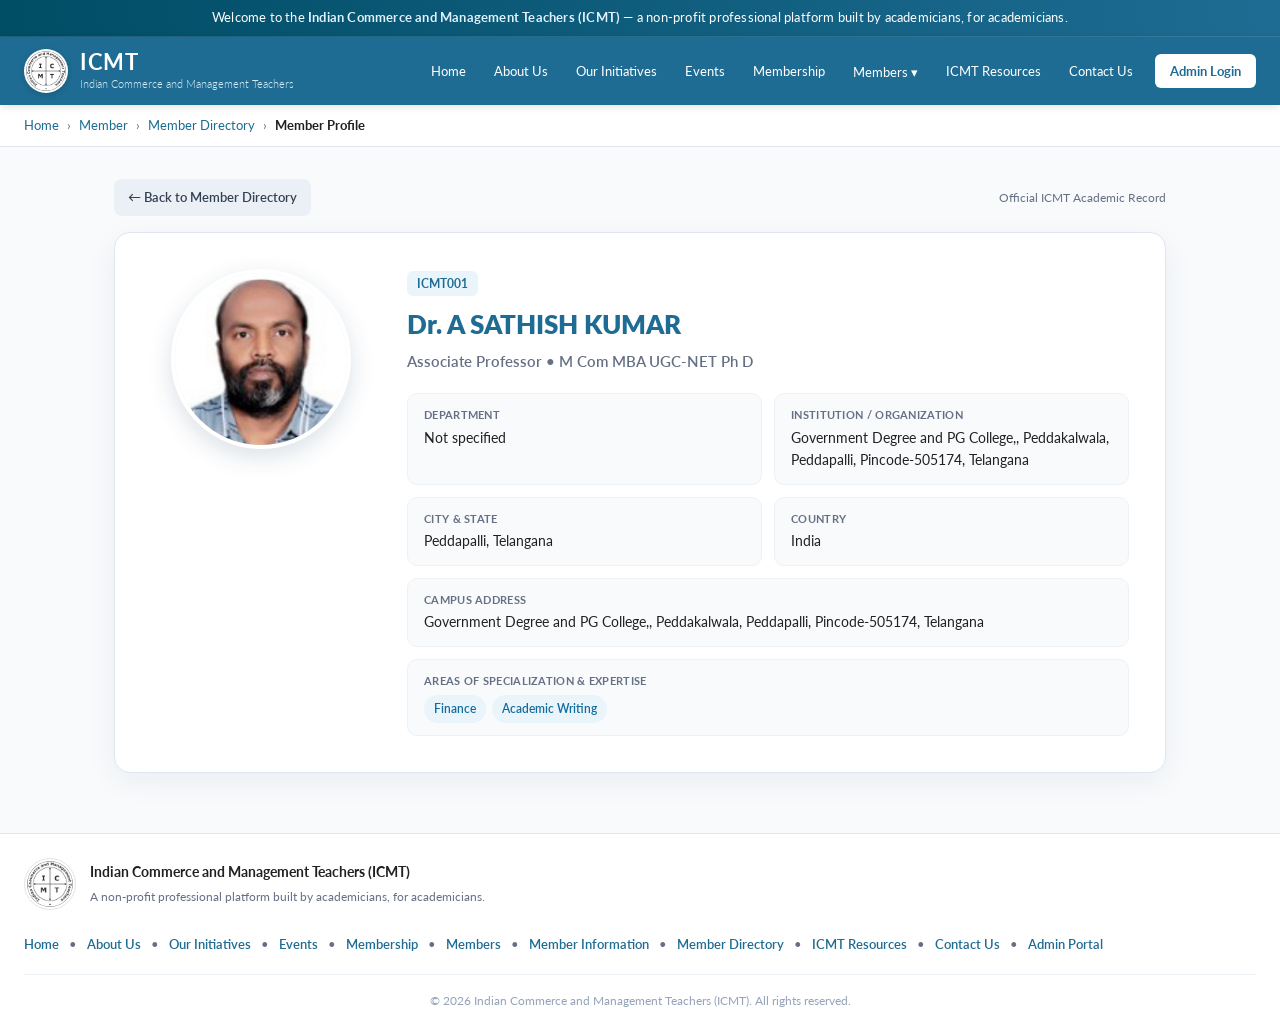
<file: member-profile.html>
<!doctype html>
<html lang="en">
<head>
<meta charset="utf-8">
<meta name="viewport" content="width=device-width,initial-scale=1">
<title>Member Profile — ICMT Member Directory</title>
<link rel="preconnect" href="https://fonts.googleapis.com">
<link rel="preconnect" href="https://fonts.gstatic.com" crossorigin>
<link href="https://fonts.googleapis.com/css2?family=Lato:ital,wght@0,300;0,400;0,700;1,300;1,400;1,700&display=swap" rel="stylesheet">
<!-- <link rel="icon" href="assets/images/icmt-logo.png" type="image/png"> -->
<style>
:root{
  --navy:#1e6c93;
  --navy-dark:#004d66;
  --blue:#1e6c93;
  --blue-hover:#005a7d;
  --blue2:#eaf5fb;
  --green:#21865b;
  --bg:#f8fafc;
  --card-bg:#ffffff;
  --line:#dfe6ee;
  --text:#212121;
  --muted:#667085;
  --white:#ffffff;
}
*{box-sizing:border-box;margin:0;padding:0}
body{
  font-family:'Lato',-apple-system,BlinkMacSystemFont,"Segoe UI",Roboto,Arial,sans-serif;
  background:var(--bg);
  color:var(--text);
  line-height:1.6;
}
a{text-decoration:none;color:inherit}

/* Header & Navigation */
.site-welcome-banner{
  background:linear-gradient(90deg,#004d66 0%,#1e6c93 100%);
  color:#ffffff;
  padding:8px 24px;
  font-size:12.5px;
  text-align:center;
  font-weight:400;
  letter-spacing:0.2px;
  border-bottom:1px solid rgba(255,255,255,0.12);
}
.site-welcome-banner b{
  font-weight:700;
  color:#e0f2fe;
}
.header{
  background:var(--navy);
  color:#fff;
  padding:12px 24px;
  position:sticky;
  top:0;
  z-index:100;
  box-shadow:0 2px 8px rgba(0,0,0,0.12);
}
.header-inner{
  max-width:1280px;
  margin:0 auto;
  display:flex;
  justify-content:space-between;
  align-items:center;
  gap:16px;
}
.brand{
  display:flex;
  align-items:center;
  gap:12px;
  text-decoration:none;
  color:#fff;
}
.brand-logo{
  height:44px;
  width:44px;
  aspect-ratio:1/1;
  object-fit:contain;
  border-radius:50%;
  background:#ffffff;
  padding:2px;
  box-shadow:0 2px 6px rgba(0,0,0,0.15);
  flex-shrink:0;
}
.brand-text{
  display:flex;
  flex-direction:column;
}
.brand-title{
  font-size:22px;
  font-weight:700;
  letter-spacing:0.5px;
  line-height:1.2;
}
.brand-sub{
  font-size:11px;
  color:#d5eaf5;
  font-weight:300;
}
.nav-links{
  display:flex;
  align-items:center;
  gap:4px;
  flex-wrap:wrap;
}
.nav-item{
  padding:8px 12px;
  border-radius:6px;
  font-size:13px;
  font-weight:400;
  color:#ffffff;
  text-decoration:none;
  transition:all .15s ease;
  white-space:nowrap;
}
.nav-item:hover{
  background:rgba(255,255,255,0.15);
  color:#ffffff;
}
.nav-dropdown{
  position:relative;
  display:inline-block;
}
.nav-dropdown-menu{
  display:none;
  position:absolute;
  top:100%;
  left:0;
  background:#ffffff;
  min-width:190px;
  box-shadow:0 8px 24px rgba(0,0,0,0.15);
  border-radius:8px;
  padding:6px 0;
  z-index:110;
  border:1px solid #dfe6ee;
}
.nav-dropdown:hover .nav-dropdown-menu,
.nav-dropdown:focus-within .nav-dropdown-menu{
  display:block;
}
.dropdown-item{
  display:block;
  padding:8px 16px;
  font-size:13px;
  color:#212121;
  text-decoration:none;
  transition:background .15s ease;
}
.dropdown-item:hover{
  background:#eaf5fb;
  color:#1e6c93;
}
.nav-dropdown.active > .nav-item,
.nav-item.active{
  background:rgba(0,0,0,0.2);
  font-weight:700;
  color:#ffffff;
}
.nav-btn-admin{
  background:#ffffff;
  color:var(--navy);
  padding:7px 15px;
  border-radius:6px;
  font-size:13px;
  font-weight:700;
  text-decoration:none;
  margin-left:6px;
  transition:all .15s ease;
}
.nav-btn-admin:hover{
  background:#eaf5fb;
  box-shadow:0 2px 8px rgba(0,0,0,0.1);
}

/* Breadcrumb Bar */
.breadcrumb-bar{
  background:#ffffff;
  border-bottom:1px solid var(--line);
  padding:10px 24px;
  font-size:13px;
  color:var(--muted);
}
.breadcrumb-inner{
  max-width:1280px;
  margin:0 auto;
  display:flex;
  align-items:center;
  gap:8px;
}
.breadcrumb-inner a{
  color:var(--navy);
}
.breadcrumb-inner a:hover{
  text-decoration:underline;
}

.btn{
  border:0;
  border-radius:8px;
  padding:8px 14px;
  font-size:13px;
  font-weight:600;
  transition:all .15s ease;
  display:inline-flex;
  align-items:center;
  gap:6px;
  cursor:pointer;
}
.btn-primary{
  background:var(--blue);
  color:#fff;
}
.btn-primary:hover{
  background:var(--blue-hover);
}
.btn-secondary{
  background:#eaf0f5;
  color:#344054;
}
.btn-secondary:hover{
  background:#dbe5ed;
}
.btn-ghost{
  background:rgba(255,255,255,0.12);
  color:#fff;
}
.btn-ghost:hover{
  background:rgba(255,255,255,0.22);
}

/* Container */
.container{
  max-width:1100px;
  margin:32px auto 60px;
  padding:0 24px;
}

/* Profile Card */
.profile-card{
  background:#fff;
  border:1px solid var(--line);
  border-radius:16px;
  box-shadow:0 8px 30px rgba(13,53,84,0.06);
  padding:36px;
  margin-top:16px;
}

.profile-layout{
  display:grid;
  grid-template-columns:220px 1fr;
  gap:36px;
  align-items:start;
}

.profile-photo-box{
  width:180px;
  height:180px;
  border-radius:50%;
  overflow:hidden;
  border:4px solid #fff;
  box-shadow:0 8px 24px rgba(13,53,84,0.15);
  background:#e8eef3;
  display:flex;
  align-items:center;
  justify-content:center;
  margin:0 auto;
}
.profile-photo-box img{
  width:100%;
  height:100%;
  object-fit:cover;
  object-position:center 15%;
  aspect-ratio:1 / 1;
}
.avatar-b64-photo{
  transform:scale(1.36);
  transform-origin:center center;
}
.profile-photo-placeholder{
  font-size:42px;
  font-weight:800;
  color:#155c7d;
  background:#e2f0f7;
  width:100%;
  height:100%;
  display:flex;
  align-items:center;
  justify-content:center;
}

.id-badge{
  display:inline-block;
  font-size:12px;
  font-weight:700;
  color:var(--blue);
  background:var(--blue2);
  padding:3px 10px;
  border-radius:6px;
  margin-bottom:8px;
}

.profile-details h1{
  font-size:26px;
  font-weight:800;
  color:var(--navy);
  margin-bottom:4px;
}

.profile-sub{
  font-size:15px;
  font-weight:600;
  color:var(--muted);
  margin-bottom:20px;
}

.profile-info-grid{
  display:grid;
  grid-template-columns:1fr 1fr;
  gap:12px;
}
.profile-info-item{
  background:#f8fafc;
  border:1px solid #edf2f7;
  border-radius:10px;
  padding:12px 16px;
}
.profile-info-item.full{
  grid-column:1/-1;
}
.profile-label{
  font-size:11px;
  font-weight:700;
  color:var(--muted);
  text-transform:uppercase;
  letter-spacing:0.3px;
  margin-bottom:3px;
}
.profile-val{
  font-size:14px;
  color:var(--text);
  word-break:break-word;
}
.profile-chips{
  display:flex;
  gap:6px;
  flex-wrap:wrap;
  margin-top:6px;
}
.profile-chip{
  background:var(--blue2);
  color:#126b9b;
  padding:4px 10px;
  border-radius:14px;
  font-size:12px;
  font-weight:600;
}

/* Footer */
.footer{
  background:#fff;
  border-top:1px solid var(--line);
  padding:24px;
  font-size:13px;
  color:var(--muted);
}
.footer a{
  color:var(--blue);
  font-weight:600;
}

@media(max-width:800px){
  .profile-layout{grid-template-columns:1fr;text-align:center}
  .profile-photo-box{margin:0 auto 16px}
  .profile-info-grid{grid-template-columns:1fr;text-align:left}
}
</style>
</head>
<body>

<div class="site-welcome-banner">
  Welcome to the <b>Indian Commerce and Management Teachers (ICMT)</b> — a non-profit professional platform built by academicians, for academicians.
</div>

<header class="header">
  <div class="header-inner">
    <a href="index.html" class="brand">
      <img src="assets/images/icmt-logo.png" alt="ICMT Logo" class="brand-logo">
      <div class="brand-text">
        <span class="brand-title">ICMT</span>
        <span class="brand-sub">Indian Commerce and Management Teachers</span>
      </div>
    </a>
    <nav class="nav-links">
      <a href="index.html" class="nav-item ">Home</a>
      <a href="about-us.html" class="nav-item ">About Us</a>
      <a href="initiatives.html" class="nav-item ">Our Initiatives</a>
      <a href="events.html" class="nav-item ">Events</a>
      <a href="membership.html" class="nav-item ">Membership</a>
      <div class="nav-dropdown ">
        <a href="members.html" class="nav-item nav-dropdown-toggle">Members ▾</a>
        <div class="nav-dropdown-menu">
          <a href="public-directory.html" class="dropdown-item ">Member Directory</a>
        </div>
      </div>
      <a href="resources.html" class="nav-item ">ICMT Resources</a>
      <a href="contact.html" class="nav-item ">Contact Us</a>
      <a href="admin.html" class="nav-btn-admin">Admin Login</a>
    </nav>
  </div>
</header>

<div class="breadcrumb-bar">
  <div class="breadcrumb-inner">
    <a href="index.html">Home</a>
    <span>&rsaquo;</span>
    <a href="members.html">Member</a>
    <span>&rsaquo;</span>
    <a href="public-directory.html">Member Directory</a>
    <span>&rsaquo;</span>
    <span style="color:#212121;font-weight:700">Member Profile</span>
  </div>
</div>

<main class="container">
  <div style="display:flex;justify-content:space-between;align-items:center;margin-bottom:14px;flex-wrap:wrap;gap:10px">
    <a href="public-directory.html" class="btn btn-secondary">&larr; Back to Member Directory</a>
    <span class="subtitle" style="font-size:12px;color:var(--muted)">Official ICMT Academic Record</span>
  </div>

  <div id="profileContainer"></div>
</main>

<footer class="footer">
  <div class="footer-inner" style="max-width:1280px;margin:0 auto;display:flex;justify-content:space-between;align-items:flex-start;flex-wrap:wrap;gap:24px">
    <div class="footer-brand" style="text-align:left;display:flex;align-items:center;gap:14px">
      <img src="assets/images/icmt-logo.png" alt="ICMT Logo" style="height:52px;width:52px;aspect-ratio:1/1;object-fit:contain;border-radius:50%;background:#ffffff;padding:2px;border:1px solid #dfe6ee;flex-shrink:0">
      <div>
        <b style="font-size:14px;color:#212121;display:block;margin-bottom:4px">Indian Commerce and Management Teachers (ICMT)</b>
        <p style="font-size:12px;color:#667085;max-width:480px;margin:0">A non-profit professional platform built by academicians, for academicians.</p>
      </div>
    </div>
    <div class="footer-links" style="display:flex;flex-wrap:wrap;gap:10px;align-items:center;font-size:13px">
      <a href="index.html" style="color:#1e6c93">Home</a> &bull;
      <a href="about-us.html" style="color:#1e6c93">About Us</a> &bull;
      <a href="initiatives.html" style="color:#1e6c93">Our Initiatives</a> &bull;
      <a href="events.html" style="color:#1e6c93">Events</a> &bull;
      <a href="membership.html" style="color:#1e6c93">Membership</a> &bull;
      <a href="members.html" style="color:#1e6c93">Members</a> &bull;
      <a href="faculty.html" style="color:#1e6c93">Member Information</a> &bull;
      <a href="public-directory.html" style="color:#1e6c93">Member Directory</a> &bull;
      <a href="resources.html" style="color:#1e6c93">ICMT Resources</a> &bull;
      <a href="contact.html" style="color:#1e6c93">Contact Us</a> &bull;
      <a href="admin.html" style="color:#1e6c93">Admin Portal</a>
    </div>
  </div>
  <div class="footer-bottom" style="max-width:1280px;margin:20px auto 0;padding-top:16px;border-top:1px solid #edf2f7;text-align:center;font-size:12px;color:#94a3b8">
    &copy; 2026 Indian Commerce and Management Teachers (ICMT). All rights reserved.
  </div>
</footer>

<script src="js/member-data.js"></script>
<script>
function esc(v){
  return String(v ?? "").replace(/[&<>"]/g, c=>({
    "&":"&amp;","<":"&lt;",">":"&gt;",'"':"&quot;"
  }[c]));
}

function initials(name){
  const clean = String(name || "").replace(/^(Dr.|Prof.|Mr.|Mrs.|Ms.|Lt.s*Dr.)s+/i, "").trim();
  const parts = clean.split(/s+/).filter(Boolean);
  if(parts.length === 0) return "M";
  if(parts.length === 1) return parts[0].slice(0, 2).toUpperCase();
  return (parts[0][0] + parts[parts.length - 1][0]).toUpperCase();
}

function getFacultyList(){
  try {
    const raw = localStorage.getItem("icmtFacultyDirectoryMembers_v4");
    if(raw){
      const parsed = JSON.parse(raw);
      if(Array.isArray(parsed) && parsed.length > 0){
        return parsed;
      }
    }
  } catch(e){}
  return window.ICMT_MASTER_DATA || [];
}

function loadMemberProfile(){
  const params = new URLSearchParams(window.location.search);
  const targetId = (params.get("id") || "").trim().toUpperCase();

  const list = getFacultyList();
  let member = list.find(m => String(m.id || "").trim().toUpperCase() === targetId);

  if(!member && list.length){
    member = list[0]; // fallback to first member
  }

  const container = document.getElementById("profileContainer");
  if(!member){
    container.innerHTML = `
      <div class="profile-card" style="text-align:center;padding:48px">
        <h2>Member Record Not Found</h2>
        <p style="color:var(--muted);margin:10px 0 20px">The requested member ID could not be located in the directory.</p>
        <a href="public-directory.html" class="btn btn-primary">Browse All Members &rarr;</a>
      </div>
    `;
    return;
  }

  document.title = (member.name || "Member Profile") + " — ICMT Member Directory";

  const isB64 = member.photo && member.photo.startsWith("data:");
  const b64Class = isB64 ? "avatar-b64-photo" : "";
  const avatar = member.photo
    ? `<img class="${b64Class}" src="${member.photo}" alt="${esc(member.name)}">`
    : `<div class="profile-photo-placeholder">${esc(initials(member.name))}</div>`;

  const expList = Array.isArray(member.expertise)
    ? member.expertise
    : String(member.expertise || "").split(",").map(x => x.trim()).filter(Boolean);

  const guideList = String(member.guideship || member.researchSupervisor || "").split(",").map(x => x.trim()).filter(Boolean);

  container.innerHTML = `
    <div class="profile-card">
      <div class="profile-layout">
        <div>
          <div class="profile-photo-box">${avatar}</div>
        </div>
        <div class="profile-details">
          <span class="id-badge">${esc(member.id)}</span>
          <h1>${esc(member.name)}</h1>
          <div class="profile-sub">${esc(member.designation || "Member")} &bull; ${esc(member.qualification || "Academician")}</div>

          <div class="profile-info-grid">
            <div class="profile-info-item">
              <div class="profile-label">Department</div>
              <div class="profile-val">${esc(member.department || "Not specified")}</div>
            </div>
            <div class="profile-info-item">
              <div class="profile-label">Institution / Organization</div>
              <div class="profile-val">${esc(member.college || "Not specified")}</div>
            </div>
            <div class="profile-info-item">
              <div class="profile-label">City & State</div>
              <div class="profile-val">${esc([member.city, member.state].filter(Boolean).join(", ") || "Not specified")}</div>
            </div>
            <div class="profile-info-item">
              <div class="profile-label">Country</div>
              <div class="profile-val">${esc(member.country || "India")}</div>
            </div>

            ${member.collegeAddress ? `
              <div class="profile-info-item full">
                <div class="profile-label">Campus Address</div>
                <div class="profile-val">${esc(member.collegeAddress)}</div>
              </div>
            ` : ""}

            ${guideList.length ? `
              <div class="profile-info-item full">
                <div class="profile-label">Research Guideship & Supervision</div>
                <div class="profile-chips">
                  ${guideList.map(g => `<span class="profile-chip" style="background:#eaf7f0;color:#1d754e">${esc(g)}</span>`).join("")}
                </div>
              </div>
            ` : ""}

            ${expList.length ? `
              <div class="profile-info-item full">
                <div class="profile-label">Areas of Specialization & Expertise</div>
                <div class="profile-chips">
                  ${expList.map(e => `<span class="profile-chip">${esc(e)}</span>`).join("")}
                </div>
              </div>
            ` : ""}
          </div>
        </div>
      </div>
    </div>
  `;
}

if(document.readyState === "loading"){
  document.addEventListener("DOMContentLoaded", loadMemberProfile);
} else {
  loadMemberProfile();
}

window.addEventListener("focus", loadMemberProfile);

window.addEventListener("storage", function(e){
  if(e.key === "icmtFacultyDirectoryMembers_v4"){
    loadMemberProfile();
  }
});
</script>
</body>
</html>
</file>
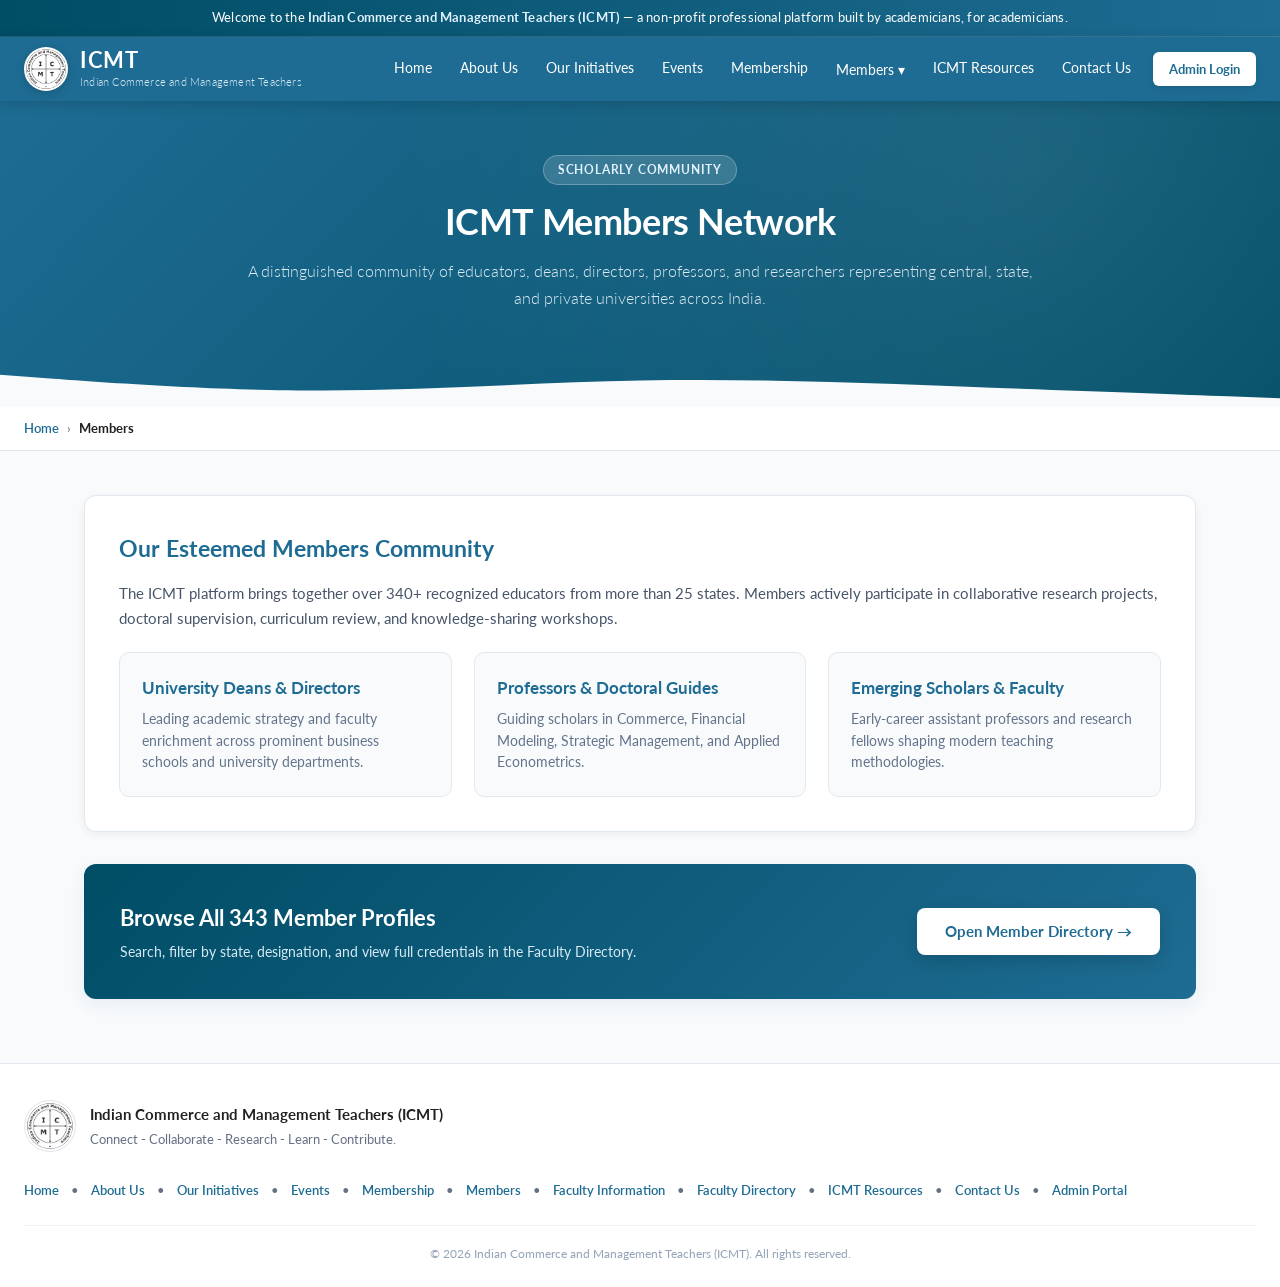
<file: members.html>
<!doctype html>
<html lang="en">
<head>
<meta charset="utf-8">
<meta name="viewport" content="width=device-width,initial-scale=1">
<title>Members — ICMT Indian Commerce and Management Teachers</title>
<link rel="preconnect" href="https://fonts.googleapis.com">
<link rel="preconnect" href="https://fonts.gstatic.com" crossorigin>
<link href="https://fonts.googleapis.com/css2?family=Lato:ital,wght@0,300;0,400;0,700;1,300;1,400;1,700&display=swap" rel="stylesheet">
<link rel="stylesheet" href="css/style.css">
<!-- <link rel="icon" href="assets/images/icmt-logo.png" type="image/png"> -->

</head>
<body>

<div class="site-welcome-banner">
  Welcome to the <b>Indian Commerce and Management Teachers (ICMT)</b> — a non-profit professional platform built by academicians, for academicians.
</div>

<header class="header">
  <div class="header-inner">
    <a href="index.html" class="brand">
      <img src="assets/images/icmt-logo.png" alt="ICMT Logo" class="brand-logo">
      <div class="brand-text">
        <span class="brand-title">ICMT</span>
        <span class="brand-sub">Indian Commerce and Management Teachers</span>
      </div>
    </a>
    <nav class="nav-links">
      <a href="index.html" class="nav-item ">Home</a>
      <a href="about-us.html" class="nav-item ">About Us</a>
      <a href="initiatives.html" class="nav-item ">Our Initiatives</a>
      <a href="events.html" class="nav-item ">Events</a>
      <a href="membership.html" class="nav-item ">Membership</a>
      <div class="nav-dropdown ">
        <a href="members.html" class="nav-item nav-dropdown-toggle">Members ▾</a>
        <div class="nav-dropdown-menu">
          <a href="public-directory.html" class="dropdown-item ">Member Directory</a>
        </div>
      </div>
      <a href="resources.html" class="nav-item ">ICMT Resources</a>
      <a href="contact.html" class="nav-item ">Contact Us</a>
      <a href="admin.html" class="nav-btn-admin">Admin Login</a>
    </nav>
  </div>
</header>

<section class="site-hero">
  <div class="site-hero-inner">
    <span class="hero-badge">Scholarly Community</span>
    <h1>ICMT Members Network</h1>
    <p>A distinguished community of educators, deans, directors, professors, and researchers representing central, state, and private universities across India.</p>
  </div>
  
<div class="hero-wave">
  <svg viewBox="0 0 1440 120" fill="none" preserveAspectRatio="none">
    <path d="M0,32L60,42.7C120,53,240,75,360,74.7C480,75,600,53,720,48C840,43,960,53,1080,64C1200,75,1320,85,1380,90.7L1440,96L1440,120L1380,120C1320,120,1200,120,1080,120C960,120,840,120,720,120C600,120,480,120,360,120C240,120,120,120,60,120L0,120Z" fill="#f8fafc"></path>
  </svg>
</div>

</section>

<div class="breadcrumb-bar">
  <div class="breadcrumb-inner">
    <a href="index.html">Home</a>
    <span>&rsaquo;</span>
    <span style="color:#212121;font-weight:700">Members</span>
  </div>
</div>

<main class="container">
  <div class="section-block">
    <h2> Our Esteemed Members Community</h2>
    <p>
      The ICMT platform brings together over 340+ recognized educators from more than 25 states. Members actively participate in collaborative research projects, doctoral supervision, curriculum review, and knowledge-sharing workshops.
    </p>
    <div class="grid-3" style="margin-top:20px">
      <div class="feature-card">
        <!--div class="icon">🏛️</div-->
        <h3>University Deans & Directors</h3>
        <p>Leading academic strategy and faculty enrichment across prominent business schools and university departments.</p>
      </div>
      <div class="feature-card">
        <!--div class="icon">🎓</div-->
        <h3>Professors & Doctoral Guides</h3>
        <p>Guiding scholars in Commerce, Financial Modeling, Strategic Management, and Applied Econometrics.</p>
      </div>
      <div class="feature-card">
        <!--div class="icon">💡</div-->
        <h3>Emerging Scholars & Faculty</h3>
        <p>Early-career assistant professors and research fellows shaping modern teaching methodologies.</p>
      </div>
    </div>
  </div>

  <div class="banner-cta">
    <div class="banner-cta-text">
      <h3>Browse All 343 Member Profiles</h3>
      <p>Search, filter by state, designation, and view full credentials in the Faculty Directory.</p>
    </div>
    <a href="public-directory.html" class="btn-cta">
      <span>Open Member Directory &rarr;</span>
    </a>
  </div>
</main>

<footer class="footer">
  <div class="footer-inner">
    <div class="footer-brand">
      <img src="assets/images/icmt-logo.png" alt="ICMT Logo" class="footer-logo">
      <div>
        <b>Indian Commerce and Management Teachers (ICMT)</b>
        <p>Connect - Collaborate - Research - Learn - Contribute.</p>
      </div>
    </div>
    <div class="footer-links">
      <a href="index.html">Home</a> &bull;
      <a href="about-us.html">About Us</a> &bull;
      <a href="initiatives.html">Our Initiatives</a> &bull;
      <a href="events.html">Events</a> &bull;
      <a href="membership.html">Membership</a> &bull;
      <a href="members.html">Members</a> &bull;
      <a href="faculty.html">Faculty Information</a> &bull;
      <a href="public-directory.html">Faculty Directory</a> &bull;
      <a href="resources.html">ICMT Resources</a> &bull;
      <a href="contact.html">Contact Us</a> &bull;
      <a href="admin.html">Admin Portal</a>
    </div>
  </div>
  <div class="footer-bottom">
    &copy; 2026 Indian Commerce and Management Teachers (ICMT). All rights reserved.
  </div>
</footer>
</body>
</html>
</file>
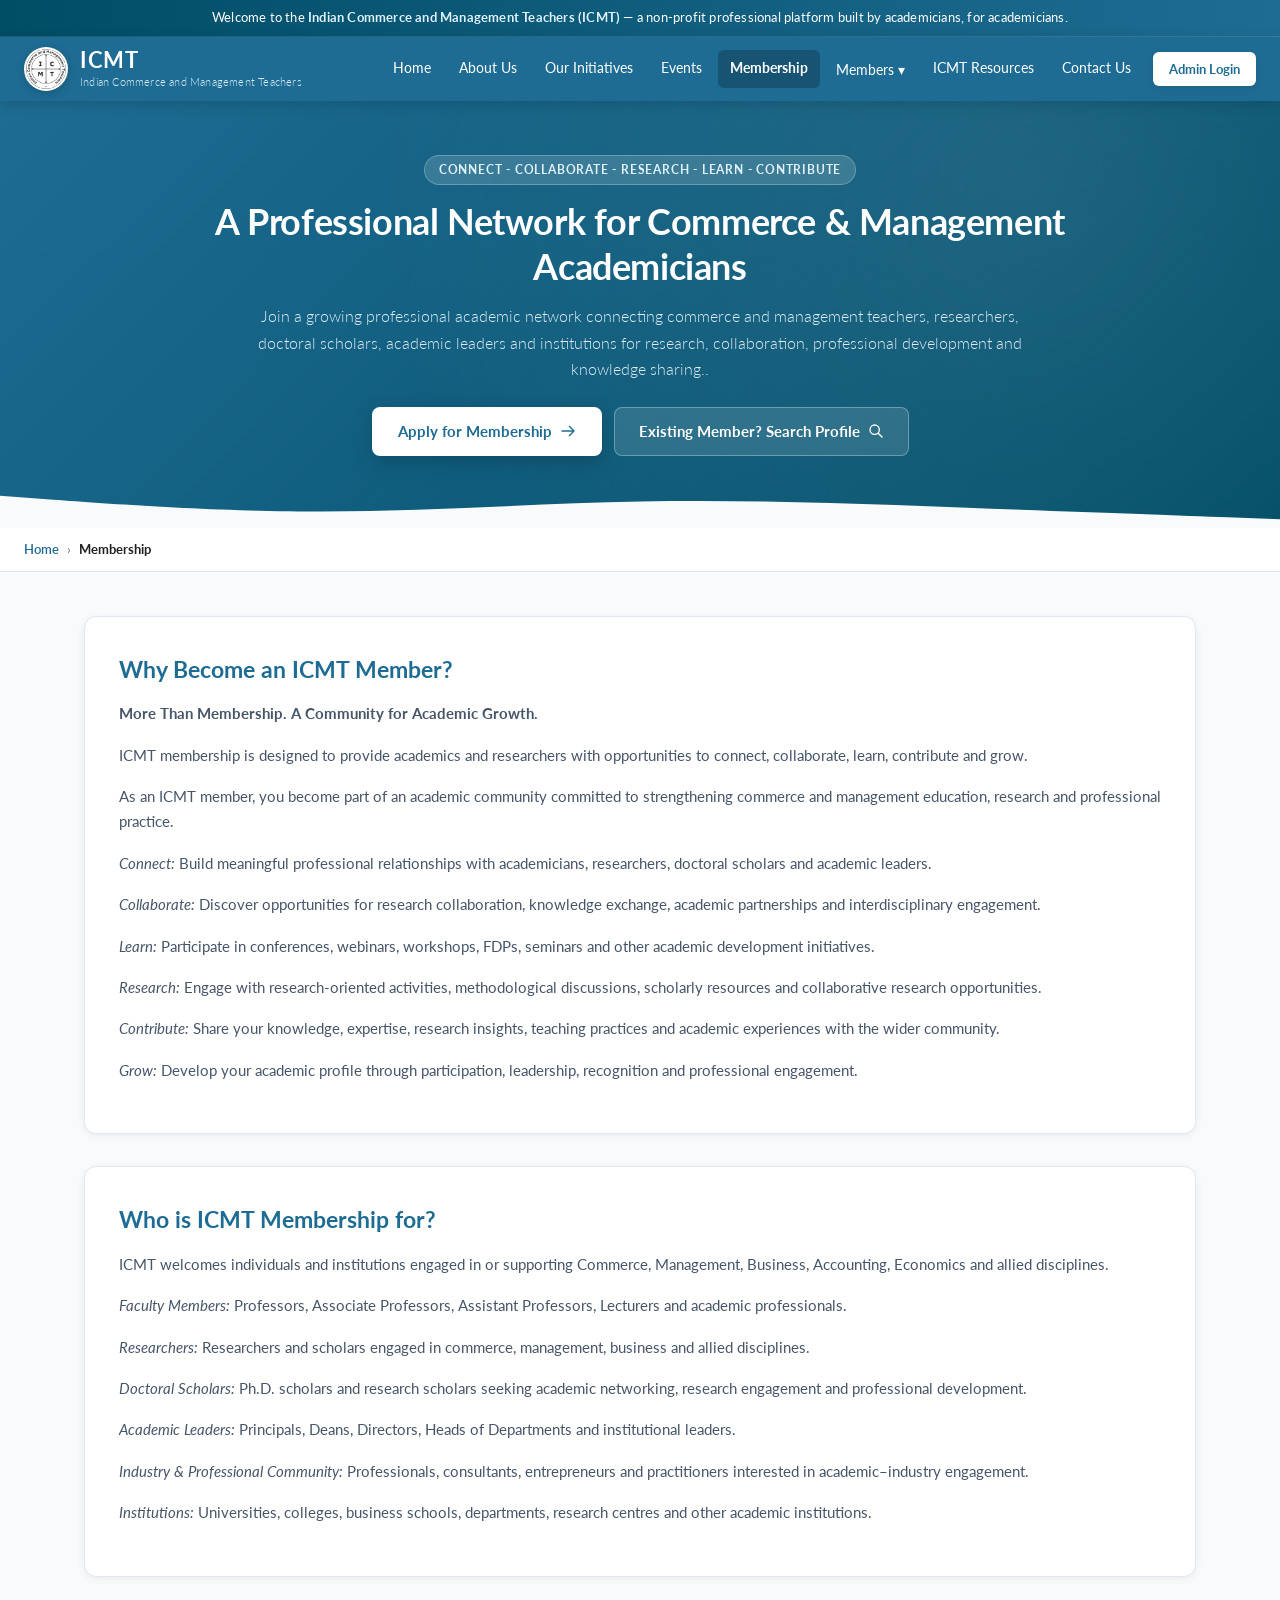
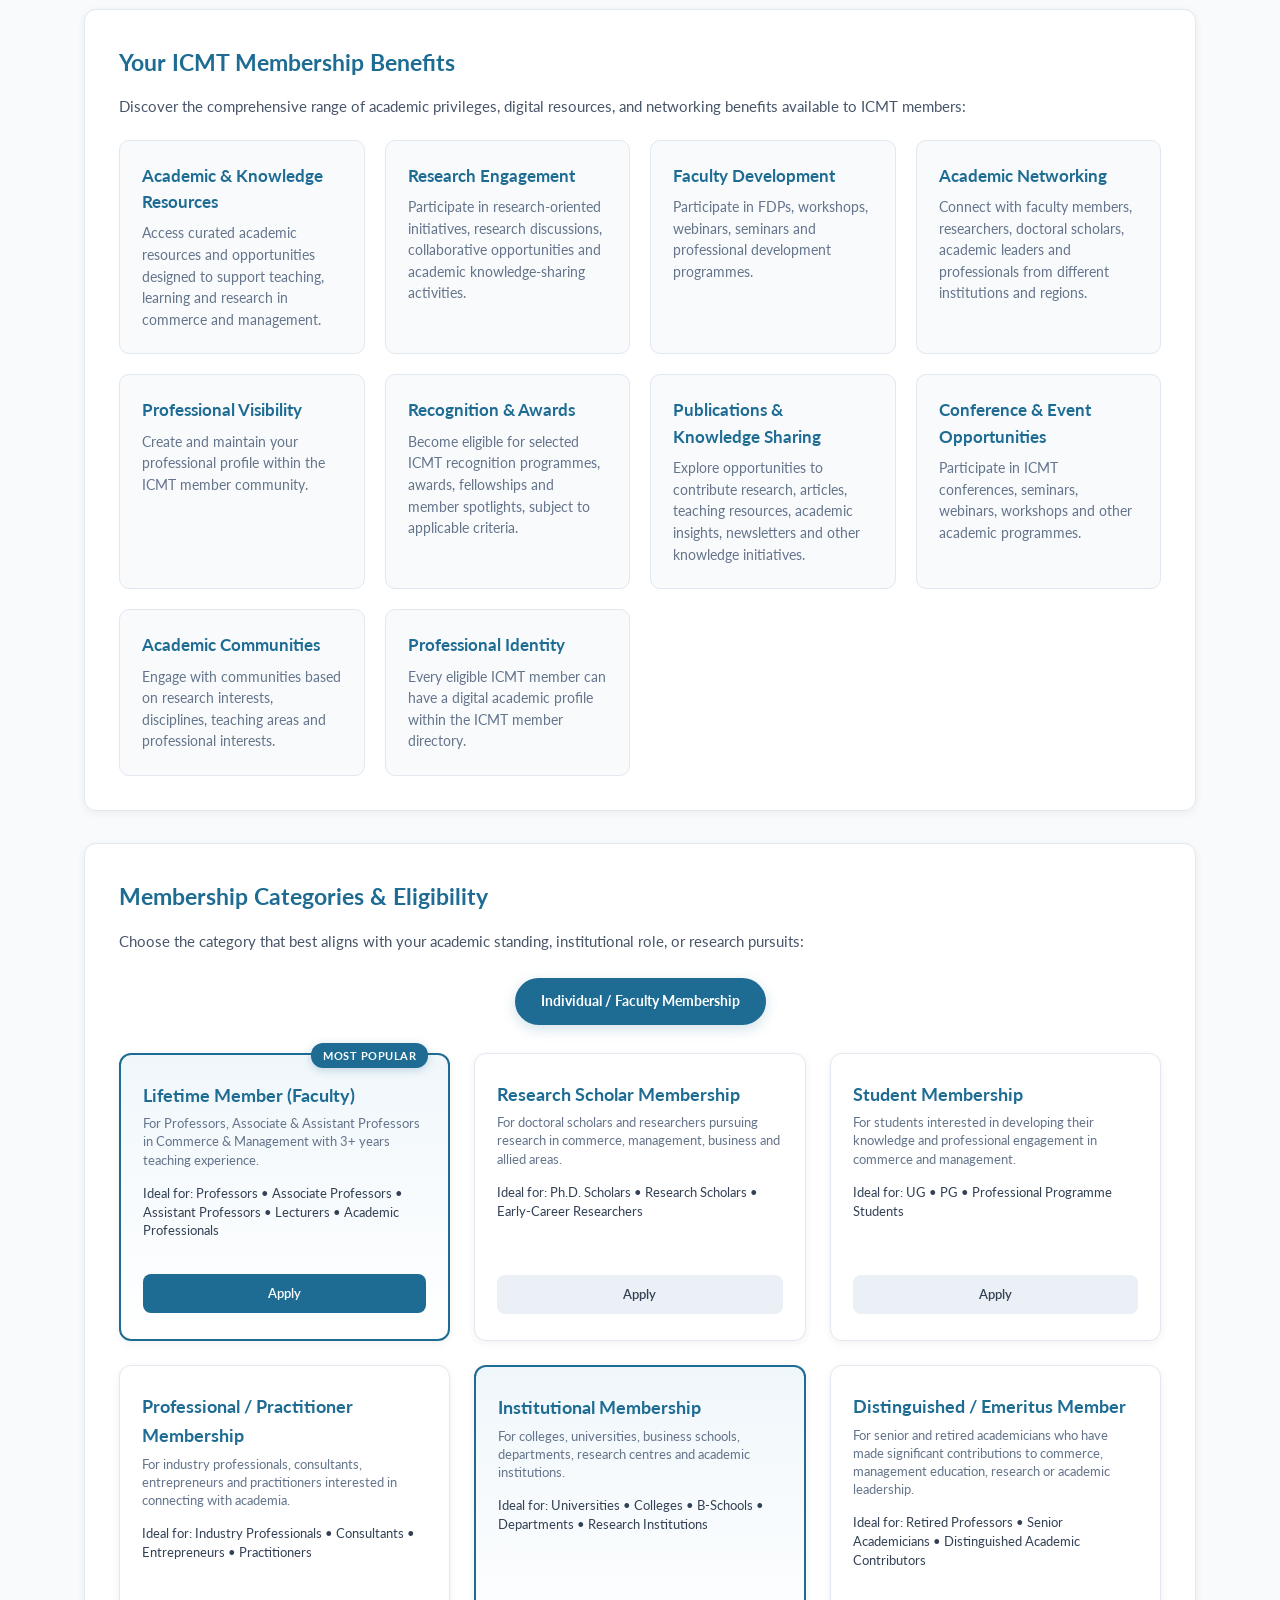
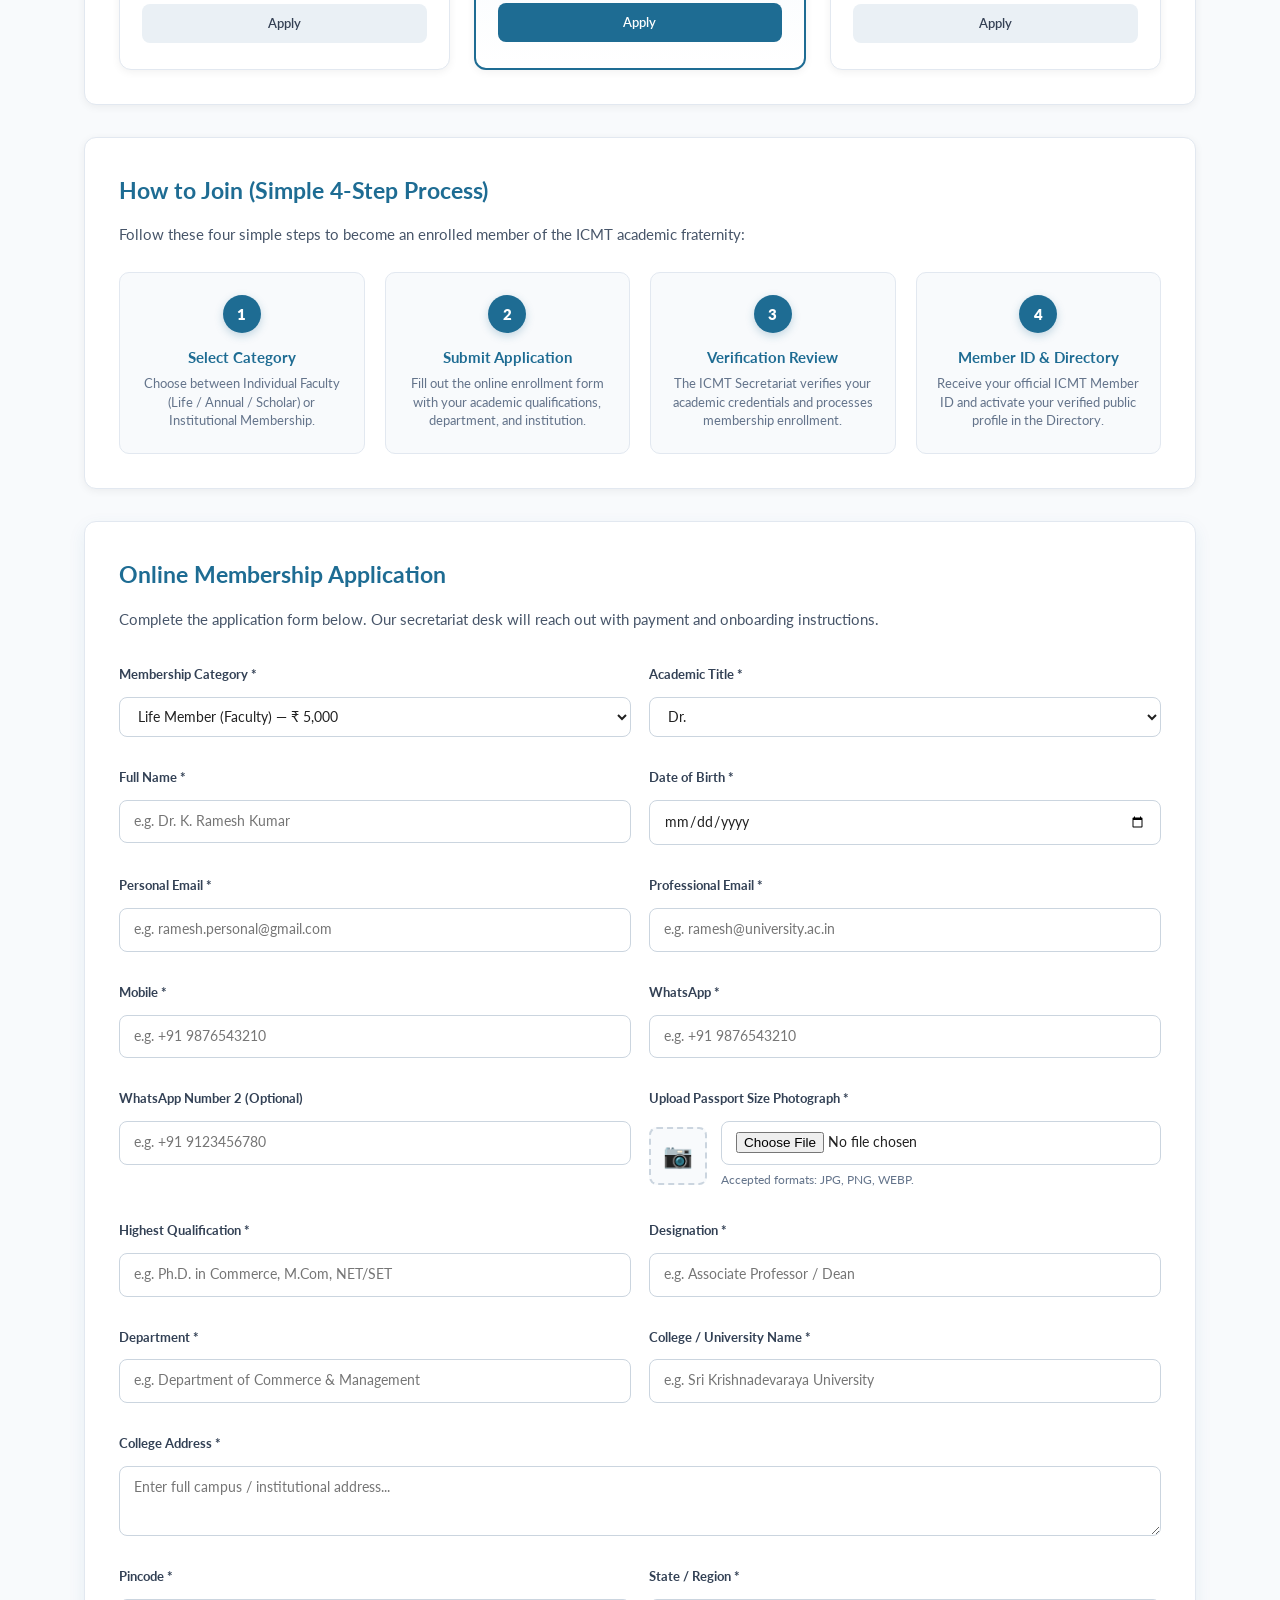
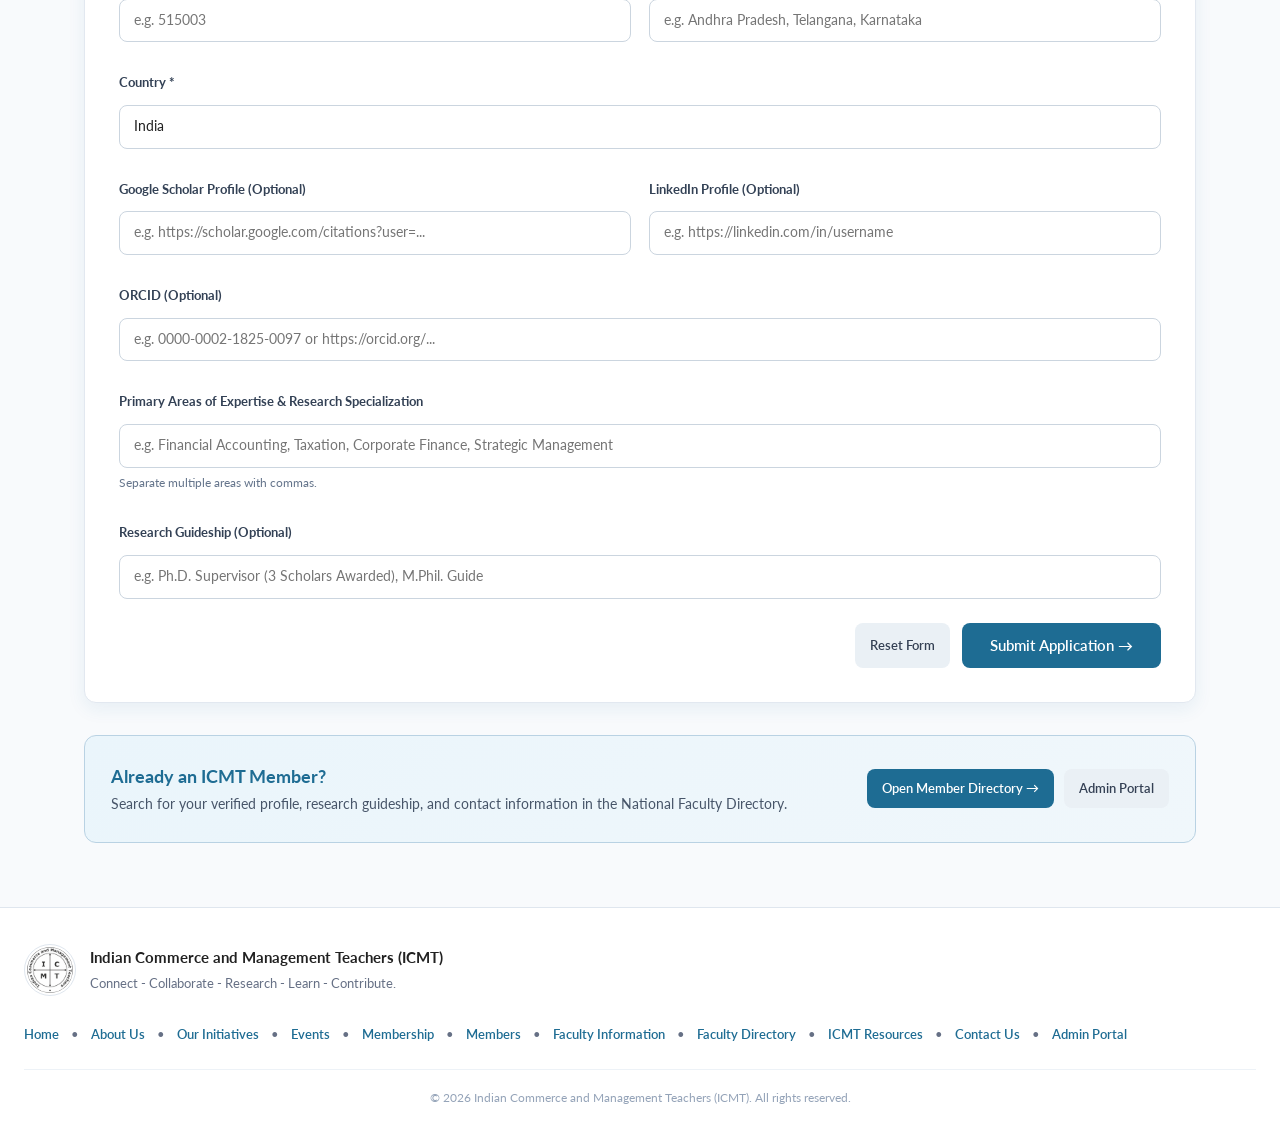
<file: membership.html>
<!doctype html>
<html lang="en">
<head>
<meta charset="utf-8">
<meta name="viewport" content="width=device-width,initial-scale=1">
<title>Membership — ICMT Indian Commerce and Management Teachers</title>
<link rel="preconnect" href="https://fonts.googleapis.com">
<link rel="preconnect" href="https://fonts.gstatic.com" crossorigin>
<link href="https://fonts.googleapis.com/css2?family=Lato:ital,wght@0,300;0,400;0,700;1,300;1,400;1,700&display=swap" rel="stylesheet">
<link rel="stylesheet" href="css/style.css">
<!-- <link rel="icon" href="assets/images/icmt-logo.png" type="image/png"> -->
<style>

/* Membership Specific Layout & Components */
.membership-tabs{
  display:flex;
  gap:12px;
  margin:24px 0 28px;
  justify-content:center;
  flex-wrap:wrap;
}
.m-tab-btn{
  background:#ffffff;
  border:2px solid #cbd5e1;
  color:#334155;
  padding:10px 24px;
  border-radius:30px;
  font-size:14px;
  font-weight:700;
  cursor:pointer;
  transition:all .2s ease;
}
.m-tab-btn.active,.m-tab-btn:hover{
  background:#1e6c93;
  color:#ffffff;
  border-color:#1e6c93;
  box-shadow:0 4px 14px rgba(30,108,147,0.2);
}
.category-grid{
  display:grid;
  grid-template-columns:repeat(auto-fit, minmax(280px, 1fr));
  gap:24px;
  margin-top:20px;
}
.category-card{
  background:#ffffff;
  border:1px solid #e2e8f0;
  border-radius:12px;
  padding:26px 22px;
  transition:var(--transition);
  display:flex;
  flex-direction:column;
  position:relative;
  box-shadow:var(--shadow-sm);
}
.category-card:hover{
  transform:translateY(-4px);
  border-color:#1e6c93;
  box-shadow:var(--shadow-md);
}
.category-card.featured{
  border:2px solid #1e6c93;
  background:linear-gradient(180deg, #f0f7fb 0%, #ffffff 100%);
}
.badge-popular{
  position:absolute;
  top:-12px;
  right:20px;
  background:#1e6c93;
  color:#ffffff;
  padding:4px 12px;
  border-radius:12px;
  font-size:11px;
  font-weight:700;
  letter-spacing:0.5px;
  text-transform:uppercase;
  box-shadow:0 2px 8px rgba(30,108,147,0.25);
}
.cat-title{
  font-size:18px;
  font-weight:700;
  color:#1e6c93;
  margin-bottom:6px;
}
.cat-eligibility{
  font-size:12.5px;
  color:#64748b;
  margin-bottom:14px;
  min-height:36px;
  line-height:1.45;
}
.cat-fee{
  font-size:24px;
  font-weight:800;
  color:#0f172a;
  margin-bottom:18px;
  padding-bottom:14px;
  border-bottom:1px solid #e2e8f0;
  display:flex;
  align-items:baseline;
  gap:4px;
}
.cat-fee small{
  font-size:12px;
  font-weight:400;
  color:#64748b;
}
.hidden-on-page{display:none !important}
.cat-features{
  list-style:none;
  padding:0;
  margin:0 0 24px;
  flex-grow:1;
}
.cat-features li{
  font-size:13px;
  color:#334155;
  margin-bottom:10px;
  display:flex;
  align-items:flex-start;
  gap:8px;
  line-height:1.45;
}
.cat-features li svg{
  flex-shrink:0;
  width:16px;
  height:16px;
  color:#21865b;
  margin-top:2px;
}

/* Steps Flow */
.steps-grid{
  display:grid;
  grid-template-columns:repeat(4, 1fr);
  gap:20px;
  margin-top:24px;
}
.step-card{
  background:#f8fafc;
  border:1px solid #e2e8f0;
  border-radius:10px;
  padding:22px 18px;
  text-align:center;
  position:relative;
  transition:var(--transition);
}
.step-card:hover{
  background:#ffffff;
  border-color:#b9d2e3;
  transform:translateY(-3px);
  box-shadow:var(--shadow-sm);
}
.step-num{
  width:38px;
  height:38px;
  border-radius:50%;
  background:#1e6c93;
  color:#ffffff;
  font-weight:800;
  font-size:15px;
  display:inline-flex;
  align-items:center;
  justify-content:center;
  margin-bottom:12px;
  box-shadow:0 3px 8px rgba(30,108,147,0.25);
}
.step-card h3{
  font-size:15px;
  font-weight:700;
  color:#1e6c93;
  margin-bottom:6px;
}
.step-card p{
  font-size:12.5px;
  color:#64748b;
  margin:0;
  line-height:1.5;
}

/* Application Form */
.apply-form-container{
  background:#ffffff;
  border:1px solid #e2e8f0;
  border-radius:12px;
  padding:34px;
  box-shadow:var(--shadow-md);
}

/* Membership heading style */
.membership-choose{
  font-size:1.35rem;
  font-weight:800;
  color:#0f172a;
  margin-bottom:8px;
}
.form-grid{
  display:grid;
  grid-template-columns:1fr 1fr;
  gap:18px;
}
.full-col{
  grid-column:1/-1;
}
.form-group{
  display:flex;
  flex-direction:column;
  gap:6px;
}
.form-group label{
  font-size:13px;
  font-weight:700;
  color:#334155;
}
.form-group input,.form-group select,.form-group textarea{
  width:100%;
  padding:10px 14px;
  border:1px solid #cbd5df;
  border-radius:8px;
  font-size:13.5px;
  outline:none;
  transition:all .15s ease;
}
.form-group input:focus,.form-group select:focus,.form-group textarea:focus{
  border-color:#1e6c93;
  box-shadow:0 0 0 3px rgba(30,108,147,0.12);
}
.form-help{
  font-size:11.5px;
  color:#64748b;
}

/* Photo Upload Box */
.photo-upload-container{
  display:flex;
  align-items:center;
  gap:14px;
}
.photo-preview-box{
  width:58px;
  height:58px;
  border-radius:8px;
  border:2px dashed #cbd5df;
  background:#f8fafc;
  display:flex;
  align-items:center;
  justify-content:center;
  overflow:hidden;
  flex-shrink:0;
}
.photo-preview-box img{
  width:100%;
  height:100%;
  object-fit:cover;
  display:none;
}
.photo-preview-placeholder{
  font-size:24px;
  color:#94a3b8;
}

/* Existing Member Option Box */
.existing-member-box{
  background:linear-gradient(135deg, #eaf5fb 0%, #f0f7fb 100%);
  border:1px solid #b9d2e3;
  border-radius:12px;
  padding:26px;
  display:flex;
  justify-content:space-between;
  align-items:center;
  flex-wrap:wrap;
  gap:20px;
  margin-top:28px;
}
.existing-member-box h3{
  font-size:18px;
  font-weight:700;
  color:#1e6c93;
  margin-bottom:4px;
}
.existing-member-box p{
  font-size:13.5px;
  color:#475569;
  margin:0;
}

/* Benefits 4-Column Grid */
.benefits-grid{
  display:grid;
  grid-template-columns:repeat(4, 1fr);
  gap:20px;
  margin-top:20px;
}
.benefits-grid .feature-card{
  height:100%;
}

@media(max-width:1100px){
  .benefits-grid{grid-template-columns:repeat(2, 1fr)}
}
@media(max-width:980px){
  .steps-grid{grid-template-columns:1fr 1fr}
  .form-grid{grid-template-columns:1fr}
}
@media(max-width:640px){
  .benefits-grid{grid-template-columns:1fr}
  .steps-grid{grid-template-columns:1fr}
  .existing-member-box{flex-direction:column;text-align:center}
}

</style>
</head>
<body>

<div class="site-welcome-banner">
  Welcome to the <b>Indian Commerce and Management Teachers (ICMT)</b> — a non-profit professional platform built by academicians, for academicians.
</div>

<header class="header">
  <div class="header-inner">
    <a href="index.html" class="brand">
      <img src="assets/images/icmt-logo.png" alt="ICMT Logo" class="brand-logo">
      <div class="brand-text">
        <span class="brand-title">ICMT</span>
        <span class="brand-sub">Indian Commerce and Management Teachers</span>
      </div>
    </a>
    <nav class="nav-links">
      <a href="index.html" class="nav-item ">Home</a>
      <a href="about-us.html" class="nav-item ">About Us</a>
      <a href="initiatives.html" class="nav-item ">Our Initiatives</a>
      <a href="events.html" class="nav-item ">Events</a>
      <a href="membership.html" class="nav-item active">Membership</a>
      <div class="nav-dropdown ">
        <a href="members.html" class="nav-item nav-dropdown-toggle">Members ▾</a>
        <div class="nav-dropdown-menu">
          <a href="public-directory.html" class="dropdown-item ">Member Directory</a>
        </div>
      </div>
      <a href="resources.html" class="nav-item ">ICMT Resources</a>
      <a href="contact.html" class="nav-item ">Contact Us</a>
      <a href="admin.html" class="nav-btn-admin">Admin Login</a>
    </nav>
  </div>
</header>

<section class="site-hero">
  <div class="site-hero-inner">
    <span class="hero-badge">Connect - Collaborate - Research - Learn - Contribute</span>
    <h1>A Professional Network for Commerce & Management Academicians</h1>
    <p>
      Join a growing professional academic network connecting commerce and management teachers, researchers, doctoral scholars, academic leaders and institutions for research, collaboration, professional development and knowledge sharing..
    </p>
    <div class="hero-actions">
      <a href="#apply-section" class="hero-cta-primary">
        <span>Apply for Membership</span>
        <svg style="width:16px;height:16px" fill="none" stroke="currentColor" viewBox="0 0 24 24"><path stroke-linecap="round" stroke-linejoin="round" stroke-width="2" d="M14 5l7 7m0 0l-7 7m7-7H3"></path></svg>
      </a>
      <a href="public-directory.html" class="hero-cta-secondary">
        <span>Existing Member? Search Profile</span>
        <svg style="width:16px;height:16px" fill="none" stroke="currentColor" viewBox="0 0 24 24"><path stroke-linecap="round" stroke-linejoin="round" stroke-width="2" d="M21 21l-6-6m2-5a7 7 0 11-14 0 7 7 0 0114 0z"></path></svg>
      </a>
    </div>
  </div>
  
<div class="hero-wave">
  <svg viewBox="0 0 1440 120" fill="none" preserveAspectRatio="none">
    <path d="M0,32L60,42.7C120,53,240,75,360,74.7C480,75,600,53,720,48C840,43,960,53,1080,64C1200,75,1320,85,1380,90.7L1440,96L1440,120L1380,120C1320,120,1200,120,1080,120C960,120,840,120,720,120C600,120,480,120,360,120C240,120,120,120,60,120L0,120Z" fill="#f8fafc"></path>
  </svg>
</div>

</section>

<div class="breadcrumb-bar">
  <div class="breadcrumb-inner">
    <a href="index.html">Home</a>
    <span>&rsaquo;</span>
    <span style="color:#212121;font-weight:700">Membership</span>
  </div>
</div>

<main class="container">

  <!-- 1. Introduction & Why Join -->
  <div class="section-block">
    <h2> Why Become an ICMT Member?</h2>
    <p><b>More Than Membership. A Community for Academic Growth.</b></p>
    <p>ICMT membership is designed to provide academics and researchers with opportunities to connect, collaborate, learn, contribute and grow.</p>
    <p>As an ICMT member, you become part of an academic community committed to strengthening commerce and management education, research and professional practice.</p>
    <p><i>Connect:</i> Build meaningful professional relationships with academicians, researchers, doctoral scholars and academic leaders.</p>
    <p><i>Collaborate:</i> Discover opportunities for research collaboration, knowledge exchange, academic partnerships and interdisciplinary engagement.</p>
    <p><i>Learn:</i> Participate in conferences, webinars, workshops, FDPs, seminars and other academic development initiatives.</p>
    <p><i>Research:</i> Engage with research-oriented activities, methodological discussions, scholarly resources and collaborative research opportunities.</p>
    <p><i>Contribute:</i> Share your knowledge, expertise, research insights, teaching practices and academic experiences with the wider community.</p>
    <p><i>Grow:</i> Develop your academic profile through participation, leadership, recognition and professional engagement.</p>
  </div>

  <!-- 2. Who is ICMT Membership for? -->
  <div class="section-block">
    <h2> Who is ICMT Membership for?</h2>
    <p>ICMT welcomes individuals and institutions engaged in or supporting Commerce, Management, Business, Accounting, Economics and allied disciplines.</p>
    <p><i>Faculty Members:</i> Professors, Associate Professors, Assistant Professors, Lecturers and academic professionals.</p>
    <p><i>Researchers:</i> Researchers and scholars engaged in commerce, management, business and allied disciplines.</p>
    <p><i>Doctoral Scholars:</i> Ph.D. scholars and research scholars seeking academic networking, research engagement and professional development.</p>
    <p><i>Academic Leaders:</i> Principals, Deans, Directors, Heads of Departments and institutional leaders.</p>
    <p><i>Industry & Professional Community:</i> Professionals, consultants, entrepreneurs and practitioners interested in academic–industry engagement.</p>
    <p><i>Institutions:</i> Universities, colleges, business schools, departments, research centres and other academic institutions.</p>
  </div>

  <!-- 3. Membership Benefits -->
  <div class="section-block">
    <h2> Your ICMT Membership Benefits</h2>
    <p>Discover the comprehensive range of academic privileges, digital resources, and networking benefits available to ICMT members:</p>

    <div class="benefits-grid">
      <div class="feature-card">
        <!--div class="icon">📚</div-->
        <h3>Academic & Knowledge Resources</h3>
        <p>Access curated academic resources and opportunities designed to support teaching, learning and research in commerce and management.</p>
      </div>
      <div class="feature-card">
        <!--div class="icon">🔬</div-->
        <h3>Research Engagement</h3>
        <p>Participate in research-oriented initiatives, research discussions, collaborative opportunities and academic knowledge-sharing activities.</p>
      </div>
      <div class="feature-card">
        <!--div class="icon">🎓</div-->
        <h3>Faculty Development</h3>
        <p>Participate in FDPs, workshops, webinars, seminars and professional development programmes.</p>
      </div>
      <div class="feature-card">
        <!--div class="icon">🌐</div-->
        <h3>Academic Networking</h3>
        <p>Connect with faculty members, researchers, doctoral scholars, academic leaders and professionals from different institutions and regions.</p>
      </div>
      <div class="feature-card">
        <!--div class="icon">👥</div-->
        <h3>Professional Visibility</h3>
        <p>Create and maintain your professional profile within the ICMT member community.</p>
      </div>
      <div class="feature-card">
        <!--div class="icon">🏆</div-->
        <h3>Recognition & Awards</h3>
        <p>Become eligible for selected ICMT recognition programmes, awards, fellowships and member spotlights, subject to applicable criteria.</p>
      </div>
      <div class="feature-card">
        <!--div class="icon">📑</div-->
        <h3>Publications & Knowledge Sharing</h3>
        <p>Explore opportunities to contribute research, articles, teaching resources, academic insights, newsletters and other knowledge initiatives.</p>
      </div>
      <div class="feature-card">
        <!--div class="icon">🎙️</div-->
        <h3>Conference & Event Opportunities</h3>
        <p>Participate in ICMT conferences, seminars, webinars, workshops and other academic programmes.</p>
      </div>
      <div class="feature-card">
        <!--div class="icon">🏛️</div-->
        <h3>Academic Communities</h3>
        <p>Engage with communities based on research interests, disciplines, teaching areas and professional interests.</p>
      </div>
      <div class="feature-card">
        <!--div class="icon">🪪</div-->
        <h3>Professional Identity</h3>
        <p>Every eligible ICMT member can have a digital academic profile within the ICMT member directory.</p>
      </div>
    </div>
  </div>

  <!-- 3. Membership Categories -->
  <div class="section-block">
    <h2> Membership Categories & Eligibility</h2>
    <p>Choose the category that best aligns with your academic standing, institutional role, or research pursuits:</p>

    <!-- Category Toggle Buttons -->
    <div class="membership-tabs">
      <button class="m-tab-btn active">Individual / Faculty Membership</button>
    </div>

    <!-- Individual Membership Grid -->
    <div id="cat-individual" class="category-grid">
      
      <!-- Category 1: Life Member -->
      <div class="category-card featured">
        <span class="badge-popular">Most Popular</span>
        <div class="cat-title">Lifetime Member (Faculty)</div>
        <div class="cat-eligibility">For Professors, Associate & Assistant Professors in Commerce & Management with 3+ years teaching experience.</div>
        <div class="cat-fee hidden-on-page">₹ 5,000 <small>/ Lifetime</small></div>
        <ul class="cat-features">
          <li>Ideal for: Professors • Associate Professors • Assistant Professors • Lecturers • Academic Professionals</li>
        </ul>
        <a href="#apply-section" onclick="selectPlan('Individual Academic Membership')" class="btn primary full">Apply</a>
      </div>

      <div class="category-card" data-price="TBD">
        <div class="cat-title">Research Scholar Membership</div>
        <div class="cat-eligibility">For doctoral scholars and researchers pursuing research in commerce, management, business and allied areas.</div>
        <ul class="cat-features">
          <li>Ideal for: Ph.D. Scholars • Research Scholars • Early-Career Researchers</li>
        </ul>
        <a href="#apply-section" onclick="selectPlan('Research Scholar Membership')" class="btn secondary full">Apply</a>
      </div>

      <div class="category-card" data-price="TBD">
        <div class="cat-title">Student Membership</div>
        <div class="cat-eligibility">For students interested in developing their knowledge and professional engagement in commerce and management.</div>
        <ul class="cat-features">
          <li>Ideal for: UG • PG • Professional Programme Students</li>
        </ul>
        <a href="#apply-section" onclick="selectPlan('Student Membership')" class="btn secondary full">Apply</a>
      </div>

      <div class="category-card" data-price="TBD">
        <div class="cat-title">Professional / Practitioner Membership</div>
        <div class="cat-eligibility">For industry professionals, consultants, entrepreneurs and practitioners interested in connecting with academia.</div>
        <ul class="cat-features">
          <li>Ideal for: Industry Professionals • Consultants • Entrepreneurs • Practitioners</li>
        </ul>
        <a href="#apply-section" onclick="selectPlan('Professional/Practitioner Membership')" class="btn secondary full">Apply</a>
      </div>

      <div class="category-card featured" data-price="TBD">
        <div class="cat-title">Institutional Membership</div>
        <div class="cat-eligibility">For colleges, universities, business schools, departments, research centres and academic institutions.</div>
        <ul class="cat-features">
          <li>Ideal for: Universities • Colleges • B-Schools • Departments • Research Institutions</li>
        </ul>
        <a href="#apply-section" onclick="selectPlan('Institutional Membership')" class="btn primary full">Apply</a>
      </div>

      <div class="category-card" data-price="TBD">
        <div class="cat-title">Distinguished / Emeritus Member</div>
        <div class="cat-eligibility">For senior and retired academicians who have made significant contributions to commerce, management education, research or academic leadership.</div>
        <ul class="cat-features">
          <li>Ideal for: Retired Professors • Senior Academicians • Distinguished Academic Contributors</li>
        </ul>
        <a href="#apply-section" onclick="selectPlan('Distinguished / Emeritus Member')" class="btn secondary full">Apply</a>
      </div>

    </div>
    
    <!-- Institutional membership grid removed per request -->
  </div>

  <!-- 4. How to Join -->
  <div class="section-block">
    <h2> How to Join (Simple 4-Step Process)</h2>
    <p>Follow these four simple steps to become an enrolled member of the ICMT academic fraternity:</p>

    <div class="steps-grid">
      <div class="step-card">
        <div class="step-num">1</div>
        <h3>Select Category</h3>
        <p>Choose between Individual Faculty (Life / Annual / Scholar) or Institutional Membership.</p>
      </div>
      <div class="step-card">
        <div class="step-num">2</div>
        <h3>Submit Application</h3>
        <p>Fill out the online enrollment form with your academic qualifications, department, and institution.</p>
      </div>
      <div class="step-card">
        <div class="step-num">3</div>
        <h3>Verification Review</h3>
        <p>The ICMT Secretariat verifies your academic credentials and processes membership enrollment.</p>
      </div>
      <div class="step-card">
        <div class="step-num">4</div>
        <h3>Member ID & Directory</h3>
        <p>Receive your official ICMT Member ID and activate your verified public profile in the Directory.</p>
      </div>
    </div>
  </div>

  <!-- 5. Online Application Form -->
  <div id="apply-section" class="section-block apply-form-container">
    <h2> Online Membership Application</h2>
    <p>Complete the application form below. Our secretariat desk will reach out with payment and onboarding instructions.</p>

    <form id="membershipForm" onsubmit="handleMembershipSubmit(event)" style="margin-top:20px">
      <div class="form-grid">
        
        <div class="form-group">
          <label>Membership Category *</label>
          <select id="mCategory" required>
            <option value="Life Member (Faculty)">Life Member (Faculty) — ₹ 5,000</option>
            <option value="Annual Member (Faculty)">Annual Member (Faculty) — ₹ 1,000</option>
            <option value="Research Scholar Member">Research Scholar Member — ₹ 600</option>
            <option value="Institutional (University / B-School)">Institutional (University / B-School) — ₹ 25,000</option>
            <option value="Institutional (College / Institute)">Institutional (College / Institute) — ₹ 12,000</option>
          </select>
        </div>

        <div class="form-group">
          <label>Academic Title *</label>
          <select id="mTitle" required>
            <option>Dr.</option>
            <option>Prof.</option>
            <option>Mr.</option>
            <option>Mrs.</option>
            <option>Ms.</option>
          </select>
        </div>

        <div class="form-group">
          <label>Full Name *</label>
          <input id="mName" required placeholder="e.g. Dr. K. Ramesh Kumar">
        </div>

        <div class="form-group">
          <label>Date of Birth *</label>
          <input id="mDob" type="date" required>
        </div>

        <div class="form-group">
          <label>Personal Email *</label>
          <input id="mPersonalEmail" type="email" required placeholder="e.g. ramesh.personal@gmail.com">
        </div>

        <div class="form-group">
          <label>Professional Email *</label>
          <input id="mEmail" type="email" required placeholder="e.g. ramesh@university.ac.in">
        </div>

        <div class="form-group">
          <label>Mobile *</label>
          <input id="mMobile" type="tel" required placeholder="e.g. +91 9876543210">
        </div>

        <div class="form-group">
          <label>WhatsApp *</label>
          <input id="mWhatsapp" type="tel" required placeholder="e.g. +91 9876543210">
        </div>

        <div class="form-group">
          <label>WhatsApp Number 2 (Optional)</label>
          <input id="mWhatsapp2" type="tel" placeholder="e.g. +91 9123456780">
        </div>

        <div class="form-group">
          <label>Upload Passport Size Photograph *</label>
          <div class="photo-upload-container">
            <div class="photo-preview-box" id="photoPreviewBox">
              <span class="photo-preview-placeholder" id="photoPlaceholder">📷</span>
              <img id="photoPreviewImg" alt="Photo Preview">
            </div>
            <div style="flex-grow:1">
              <input id="mPhoto" type="file" accept="image/*" required onchange="handlePhotoPreview(event)">
              <span class="form-help">Accepted formats: JPG, PNG, WEBP.</span>
            </div>
          </div>
        </div>

        <div class="form-group">
          <label>Highest Qualification *</label>
          <input id="mQual" required placeholder="e.g. Ph.D. in Commerce, M.Com, NET/SET">
        </div>

        <div class="form-group">
          <label>Designation *</label>
          <input id="mDesig" required placeholder="e.g. Associate Professor / Dean">
        </div>

        <div class="form-group">
          <label>Department *</label>
          <input id="mDept" required placeholder="e.g. Department of Commerce & Management">
        </div>

        <div class="form-group">
          <label>College / University Name *</label>
          <input id="mCollege" required placeholder="e.g. Sri Krishnadevaraya University">
        </div>

        <div class="form-group full-col">
          <label>College Address *</label>
          <textarea id="mCollegeAddress" required placeholder="Enter full campus / institutional address..." style="min-height:70px"></textarea>
        </div>

        <div class="form-group">
          <label>Pincode *</label>
          <input id="mPincode" required placeholder="e.g. 515003">
        </div>

        <div class="form-group">
          <label>State / Region *</label>
          <input id="mState" required placeholder="e.g. Andhra Pradesh, Telangana, Karnataka">
        </div>

        <div class="form-group full-col">
          <label>Country *</label>
          <input id="mCountry" required value="India" placeholder="e.g. India">
        </div>

        <div class="form-group">
          <label>Google Scholar Profile (Optional)</label>
          <input id="mScholar" placeholder="e.g. https://scholar.google.com/citations?user=...">
        </div>

        <div class="form-group">
          <label>LinkedIn Profile (Optional)</label>
          <input id="mLinkedin" placeholder="e.g. https://linkedin.com/in/username">
        </div>

        <div class="form-group full-col">
          <label>ORCID (Optional)</label>
          <input id="mOrcid" placeholder="e.g. 0000-0002-1825-0097 or https://orcid.org/...">
        </div>

        <div class="form-group full-col">
          <label>Primary Areas of Expertise & Research Specialization</label>
          <input id="mExpertise" placeholder="e.g. Financial Accounting, Taxation, Corporate Finance, Strategic Management">
          <span class="form-help">Separate multiple areas with commas.</span>
        </div>

        <div class="form-group full-col">
          <label>Research Guideship (Optional)</label>
          <input id="mGuideship" placeholder="e.g. Ph.D. Supervisor (3 Scholars Awarded), M.Phil. Guide">
        </div>

      </div>

      <div style="margin-top:24px;display:flex;justify-content:flex-end;gap:12px;flex-wrap:wrap">
        <button type="reset" class="btn secondary">Reset Form</button>
        <button type="submit" class="btn primary" style="padding:11px 28px;font-size:14.5px">Submit Application &rarr;</button>
      </div>

      <div id="appSuccessAlert" style="display:none;margin-top:20px;padding:16px;background:#eaf7f0;border-left:4px solid #21865b;border-radius:8px;color:#1d754e">
        <b style="display:block;font-size:15px;margin-bottom:4px">🎉 Application Submitted Successfully!</b>
        <p style="margin:0;font-size:13px;color:#2e694d">Thank you for applying to the Indian Commerce and Management Teachers (ICMT). Our secretariat team will review your application and email the formal confirmation within 1-2 business days.</p>
      </div>
    </form>
  </div>

  <!-- 6. Existing Member / Profile Search Option -->
  <div class="existing-member-box">
    <div>
      <h3> Already an ICMT Member?</h3>
      <p>Search for your verified profile, research guideship, and contact information in the National Faculty Directory.</p>
    </div>
    <div style="display:flex;gap:10px;flex-wrap:wrap">
      <a href="public-directory.html" class="btn primary">Open Member Directory &rarr;</a>
      <a href="admin.html" class="btn secondary">Admin Portal</a>
    </div>
  </div>

</main>

<footer class="footer">
  <div class="footer-inner">
    <div class="footer-brand">
      <img src="assets/images/icmt-logo.png" alt="ICMT Logo" class="footer-logo">
      <div>
        <b>Indian Commerce and Management Teachers (ICMT)</b>
        <p>Connect - Collaborate - Research - Learn - Contribute.</p>
      </div>
    </div>
    <div class="footer-links">
      <a href="index.html">Home</a> &bull;
      <a href="about-us.html">About Us</a> &bull;
      <a href="initiatives.html">Our Initiatives</a> &bull;
      <a href="events.html">Events</a> &bull;
      <a href="membership.html">Membership</a> &bull;
      <a href="members.html">Members</a> &bull;
      <a href="faculty.html">Faculty Information</a> &bull;
      <a href="public-directory.html">Faculty Directory</a> &bull;
      <a href="resources.html">ICMT Resources</a> &bull;
      <a href="contact.html">Contact Us</a> &bull;
      <a href="admin.html">Admin Portal</a>
    </div>
  </div>
  <div class="footer-bottom">
    &copy; 2026 Indian Commerce and Management Teachers (ICMT). All rights reserved.
  </div>
</footer>

<script>
function switchCategory(type){
  const indBtn = document.querySelectorAll('.m-tab-btn')[0];
  const indGrid = document.getElementById('cat-individual');
  const instBtn = document.getElementById('tab-institutional');
  const instGrid = document.getElementById('cat-institutional');

  if(type === 'individual'){
    indBtn.classList.add('active');
    if(instBtn) instBtn.classList.remove('active');
    indBtn.setAttribute('aria-selected','true');
    indBtn.setAttribute('tabindex','0');
    if(instBtn) instBtn.setAttribute('aria-selected','false');
    if(instBtn) instBtn.setAttribute('tabindex','-1');
    if(indGrid) indGrid.style.display = 'grid';
    if(instGrid) instGrid.style.display = 'none';
  } else {
    if(instBtn) instBtn.classList.add('active');
    if(indBtn) indBtn.classList.remove('active');
    if(instBtn) instBtn.setAttribute('aria-selected','true');
    if(instBtn) instBtn.setAttribute('tabindex','0');
    if(indBtn) indBtn.setAttribute('aria-selected','false');
    if(indBtn) indBtn.setAttribute('tabindex','-1');
    if(instGrid) instGrid.style.display = 'grid';
    if(indGrid) indGrid.style.display = 'none';
  }
}

function selectPlan(planName){
  const sel = document.getElementById('mCategory');
  if(sel){
    for(let i=0; i<sel.options.length; i++){
      if(sel.options[i].value.includes(planName) || sel.options[i].text.includes(planName)){
        sel.selectedIndex = i;
        break;
      }
    }
  }
}

function handlePhotoPreview(e){
  const file = e.target.files && e.target.files[0];
  const img = document.getElementById('photoPreviewImg');
  const placeholder = document.getElementById('photoPlaceholder');
  if(file){
    const reader = new FileReader();
    reader.onload = function(evt){
      if(img){
        img.src = evt.target.result;
        img.style.display = 'block';
      }
      if(placeholder){
        placeholder.style.display = 'none';
      }
    };
    reader.readAsDataURL(file);
  } else {
    resetPhotoPreview();
  }
}

function resetPhotoPreview(){
  const img = document.getElementById('photoPreviewImg');
  const placeholder = document.getElementById('photoPlaceholder');
  if(img){
    img.src = '';
    img.style.display = 'none';
  }
  if(placeholder){
    placeholder.style.display = 'block';
  }
}

function handleMembershipSubmit(e){
  e.preventDefault();
  const alertBox = document.getElementById('appSuccessAlert');
  if(alertBox){
    alertBox.style.display = 'block';
    alertBox.scrollIntoView({ behavior: 'smooth', block: 'center' });
    document.getElementById('membershipForm').reset();
    resetPhotoPreview();
  }
}

document.addEventListener('DOMContentLoaded', function(){
  const form = document.getElementById('membershipForm');
  if(form){
    form.addEventListener('reset', function(){
      setTimeout(resetPhotoPreview, 50);
    });
  }
  // Initialize membership tabs (only individual tab present)
  const tabInd = document.getElementById('tab-individual');
  const indGrid = document.getElementById('cat-individual');
  if(indGrid){
    indGrid.style.display = 'grid';
  }
  if(tabInd){
    tabInd.setAttribute('aria-selected','true');
    tabInd.setAttribute('tabindex','0');
  }
});
</script>

</body>
</html>
</file>
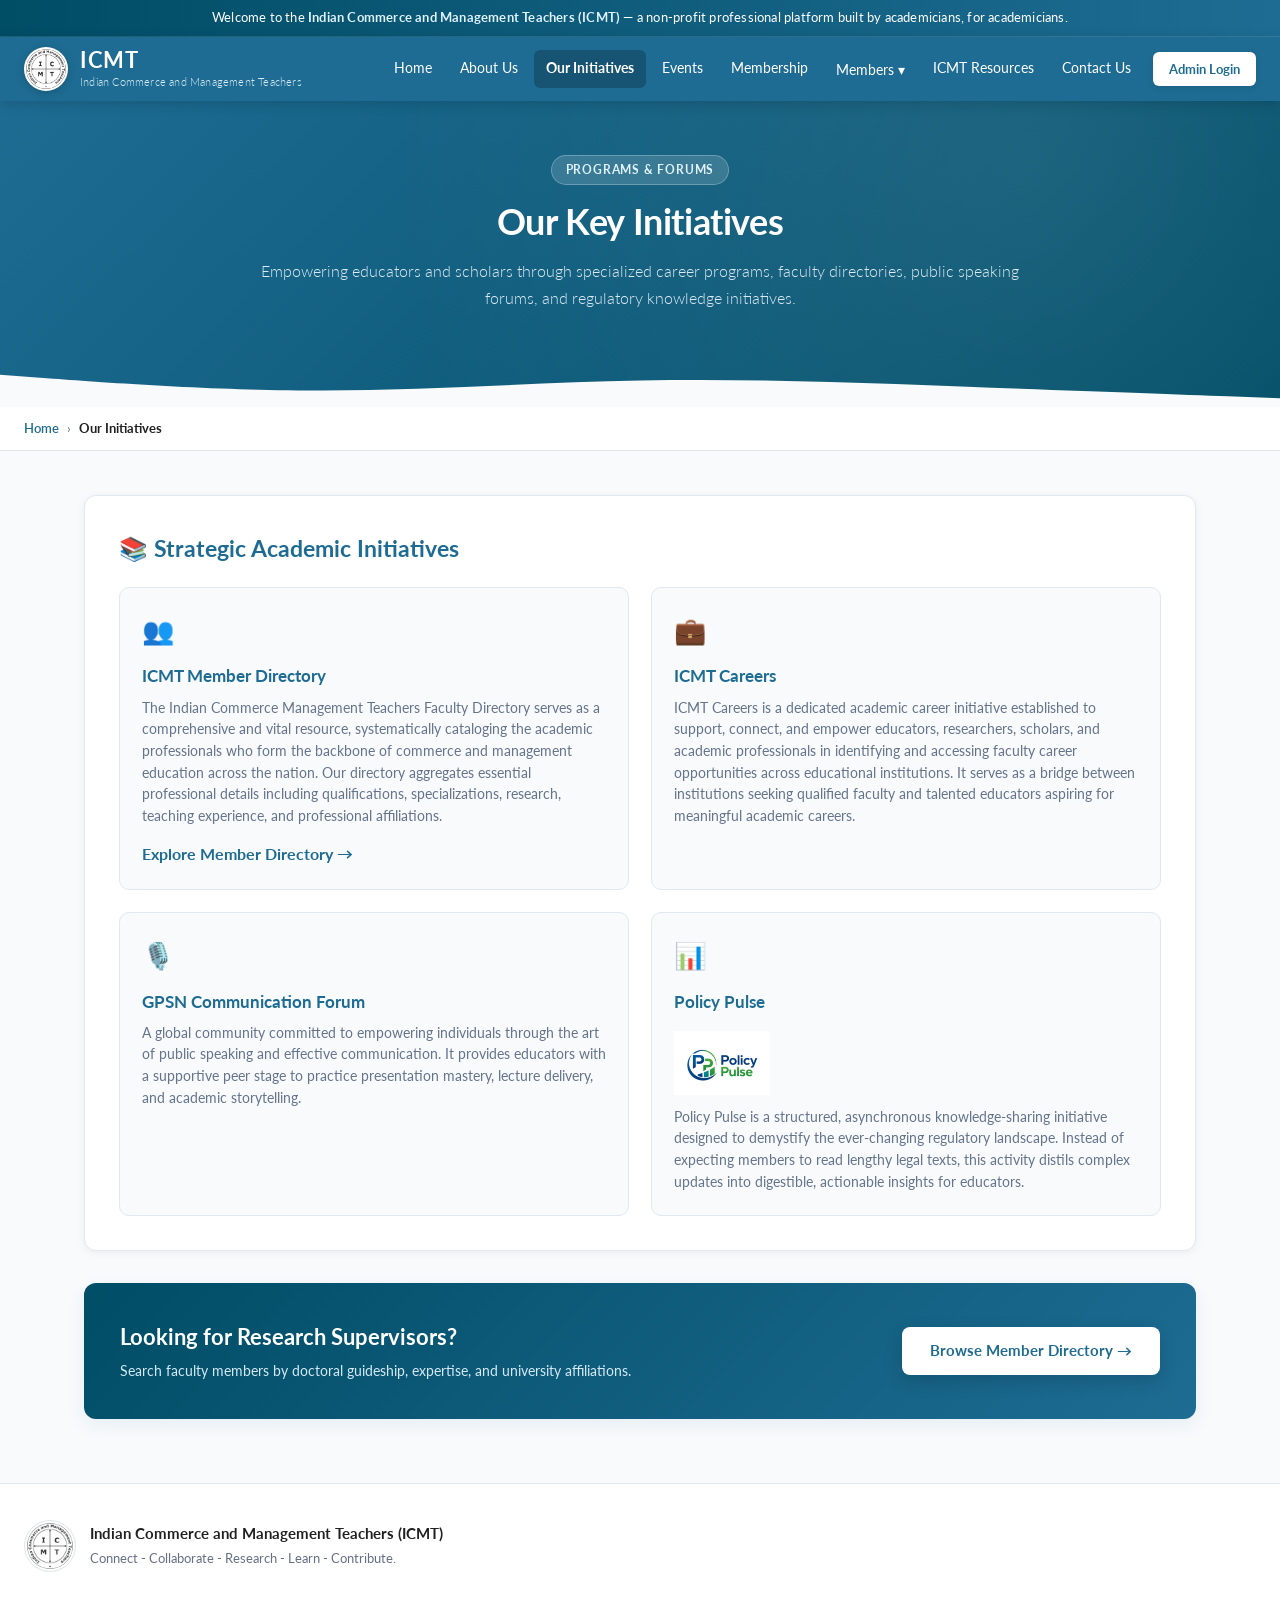
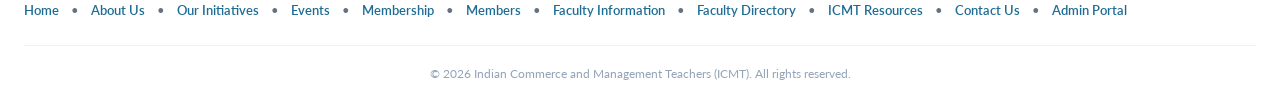
<file: our-initiatives.html>
<!doctype html>
<html lang="en">
<head>
<meta charset="utf-8">
<meta name="viewport" content="width=device-width,initial-scale=1">
<title>Our Initiatives — ICMT Indian Commerce and Management Teachers</title>
<link rel="preconnect" href="https://fonts.googleapis.com">
<link rel="preconnect" href="https://fonts.gstatic.com" crossorigin>
<link href="https://fonts.googleapis.com/css2?family=Lato:ital,wght@0,300;0,400;0,700;1,300;1,400;1,700&display=swap" rel="stylesheet">
<link rel="stylesheet" href="css/style.css">
<!-- <link rel="icon" href="assets/images/icmt-logo.png" type="image/png"> -->

</head>
<body>

<div class="site-welcome-banner">
  Welcome to the <b>Indian Commerce and Management Teachers (ICMT)</b> — a non-profit professional platform built by academicians, for academicians.
</div>

<header class="header">
  <div class="header-inner">
    <a href="index.html" class="brand">
      <img src="assets/images/icmt-logo.png" alt="ICMT Logo" class="brand-logo">
      <div class="brand-text">
        <span class="brand-title">ICMT</span>
        <span class="brand-sub">Indian Commerce and Management Teachers</span>
      </div>
    </a>
    <nav class="nav-links">
      <a href="index.html" class="nav-item ">Home</a>
      <a href="about-us.html" class="nav-item ">About Us</a>
      <a href="initiatives.html" class="nav-item active">Our Initiatives</a>
      <a href="events.html" class="nav-item ">Events</a>
      <a href="membership.html" class="nav-item ">Membership</a>
      <div class="nav-dropdown ">
        <a href="members.html" class="nav-item nav-dropdown-toggle">Members ▾</a>
        <div class="nav-dropdown-menu">
          <a href="public-directory.html" class="dropdown-item ">Member Directory</a>
        </div>
      </div>
      <a href="resources.html" class="nav-item ">ICMT Resources</a>
      <a href="contact.html" class="nav-item ">Contact Us</a>
      <a href="admin.html" class="nav-btn-admin">Admin Login</a>
    </nav>
  </div>
</header>

<section class="site-hero">
  <div class="site-hero-inner">
    <span class="hero-badge">Programs & Forums</span>
    <h1>Our Key Initiatives</h1>
    <p>Empowering educators and scholars through specialized career programs, faculty directories, public speaking forums, and regulatory knowledge initiatives.</p>
  </div>
  
<div class="hero-wave">
  <svg viewBox="0 0 1440 120" fill="none" preserveAspectRatio="none">
    <path d="M0,32L60,42.7C120,53,240,75,360,74.7C480,75,600,53,720,48C840,43,960,53,1080,64C1200,75,1320,85,1380,90.7L1440,96L1440,120L1380,120C1320,120,1200,120,1080,120C960,120,840,120,720,120C600,120,480,120,360,120C240,120,120,120,60,120L0,120Z" fill="#f8fafc"></path>
  </svg>
</div>

</section>

<div class="breadcrumb-bar">
  <div class="breadcrumb-inner">
    <a href="index.html">Home</a>
    <span>&rsaquo;</span>
    <span style="color:#212121;font-weight:700">Our Initiatives</span>
  </div>
</div>

<main class="container">
  <div class="section-block">
    <h2>📚 Strategic Academic Initiatives</h2>
    <div class="grid-2" style="margin-top:20px">
      <div class="feature-card">
        <div class="icon">👥</div>
        <h3>ICMT Member Directory</h3>
        <p>The Indian Commerce Management Teachers Faculty Directory serves as a comprehensive and vital resource, systematically cataloging the academic professionals who form the backbone of commerce and management education across the nation. Our directory aggregates essential professional details including qualifications, specializations, research, teaching experience, and professional affiliations.</p>
        <div style="margin-top:14px">
          <a href="public-directory.html" style="font-weight:700;color:#1e6c93">Explore Member Directory &rarr;</a>
        </div>
      </div>

      <div class="feature-card">
        <div class="icon">💼</div>
        <h3>ICMT Careers</h3>
        <p>ICMT Careers is a dedicated academic career initiative established to support, connect, and empower educators, researchers, scholars, and academic professionals in identifying and accessing faculty career opportunities across educational institutions. It serves as a bridge between institutions seeking qualified faculty and talented educators aspiring for meaningful academic careers.</p>
      </div>

      <div class="feature-card">
        <div class="icon">🎙️</div>
        <h3>GPSN Communication Forum</h3>
        <p>A global community committed to empowering individuals through the art of public speaking and effective communication. It provides educators with a supportive peer stage to practice presentation mastery, lecture delivery, and academic storytelling.</p>
      </div>

      <div class="feature-card">
        <div class="icon">📊</div>
        <h3>Policy Pulse</h3>
        <img src="assets/images/logos/icmt_policy_pulse.jpeg" alt="Policy Pulse — ICMT initiative" class="initiative-logo" style="max-height:64px;width:auto;display:block;margin:8px 0 12px;" onerror="this.onerror=null;this.src='assets/images/logos/policy-pulse.png'">
        <p>Policy Pulse is a structured, asynchronous knowledge-sharing initiative designed to demystify the ever-changing regulatory landscape. Instead of expecting members to read lengthy legal texts, this activity distils complex updates into digestible, actionable insights for educators.</p>
      </div>
    </div>
  </div>

  <div class="banner-cta">
    <div class="banner-cta-text">
      <h3>Looking for Research Supervisors?</h3>
      <p>Search faculty members by doctoral guideship, expertise, and university affiliations.</p>
    </div>
    <a href="public-directory.html" class="btn-cta">
      <span>Browse Member Directory &rarr;</span>
    </a>
  </div>
</main>

<footer class="footer">
  <div class="footer-inner">
    <div class="footer-brand">
      <img src="assets/images/icmt-logo.png" alt="ICMT Logo" class="footer-logo">
      <div>
        <b>Indian Commerce and Management Teachers (ICMT)</b>
        <p>Connect - Collaborate - Research - Learn - Contribute.</p>
      </div>
    </div>
    <div class="footer-links">
      <a href="index.html">Home</a> &bull;
      <a href="about-us.html">About Us</a> &bull;
      <a href="initiatives.html">Our Initiatives</a> &bull;
      <a href="events.html">Events</a> &bull;
      <a href="membership.html">Membership</a> &bull;
      <a href="members.html">Members</a> &bull;
      <a href="faculty.html">Faculty Information</a> &bull;
      <a href="public-directory.html">Faculty Directory</a> &bull;
      <a href="resources.html">ICMT Resources</a> &bull;
      <a href="contact.html">Contact Us</a> &bull;
      <a href="admin.html">Admin Portal</a>
    </div>
  </div>
  <div class="footer-bottom">
    &copy; 2026 Indian Commerce and Management Teachers (ICMT). All rights reserved.
  </div>
</footer>
</body>
</html>
</file>
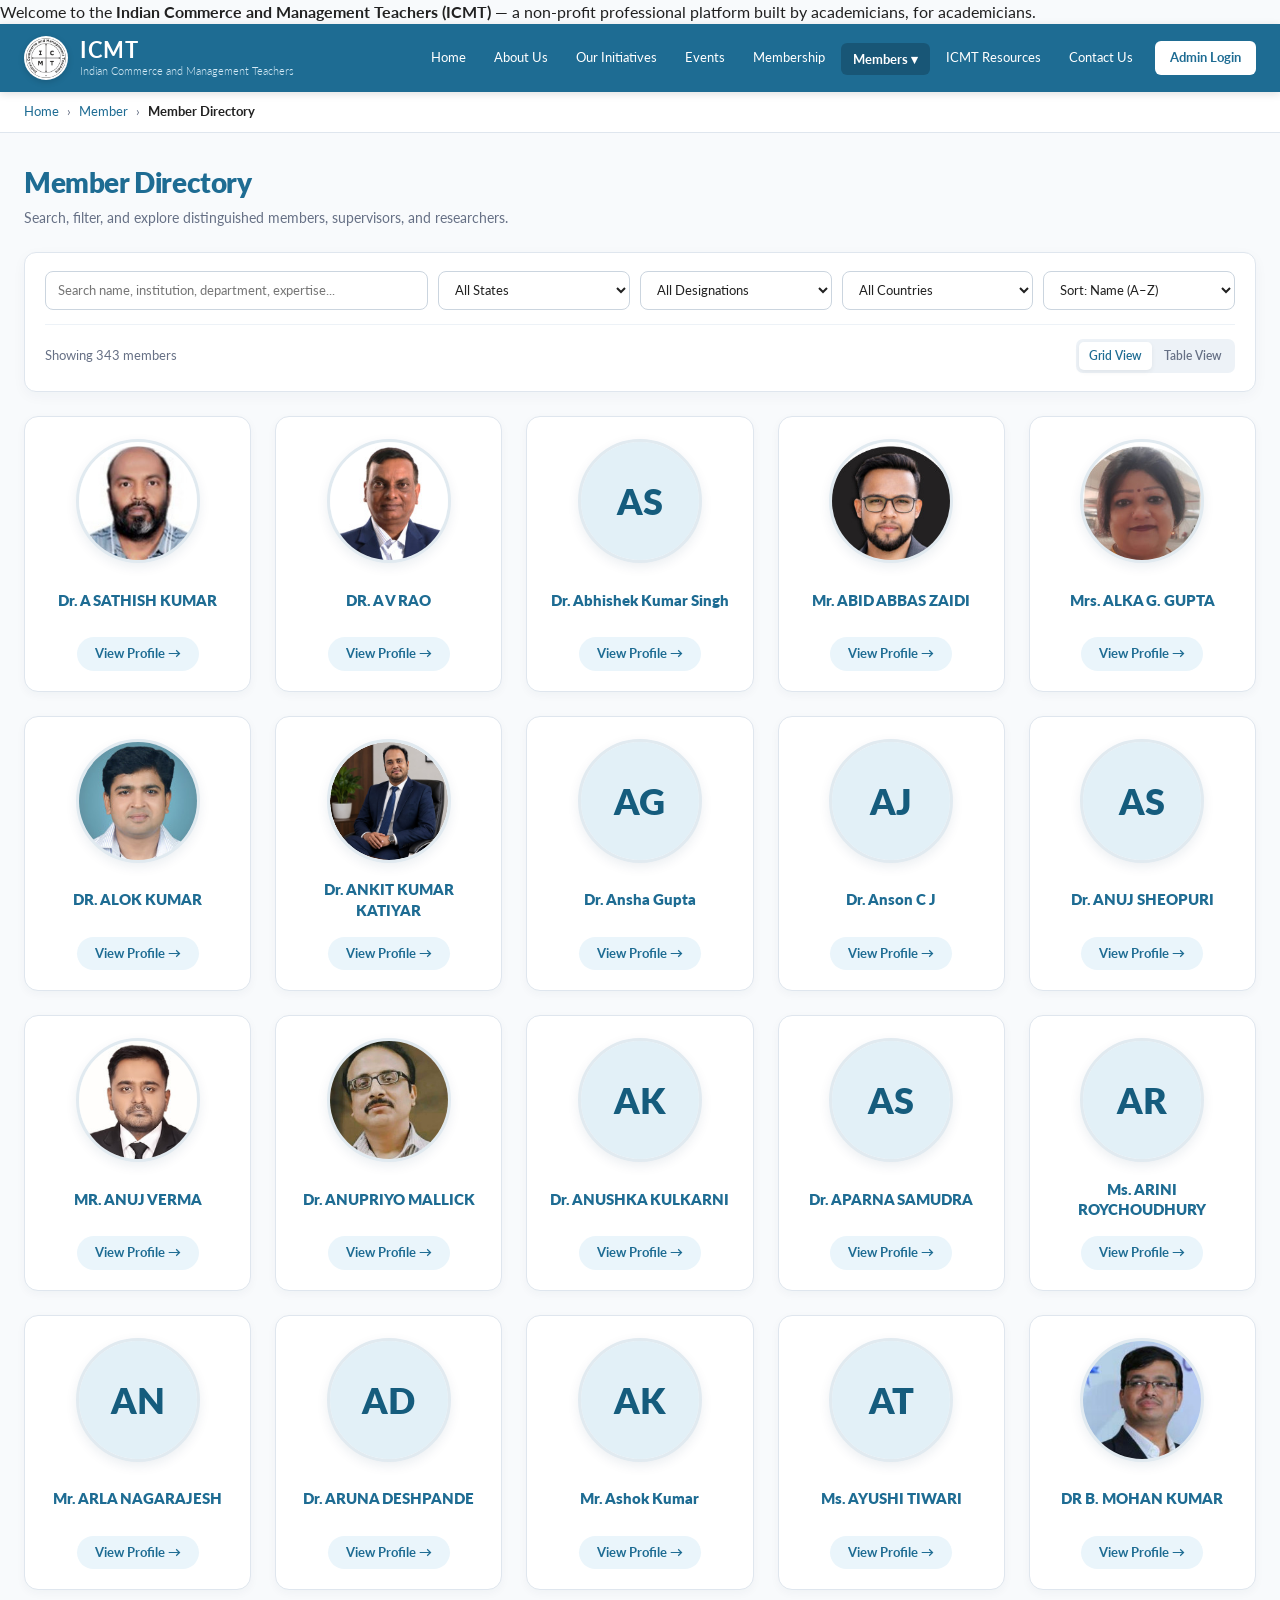
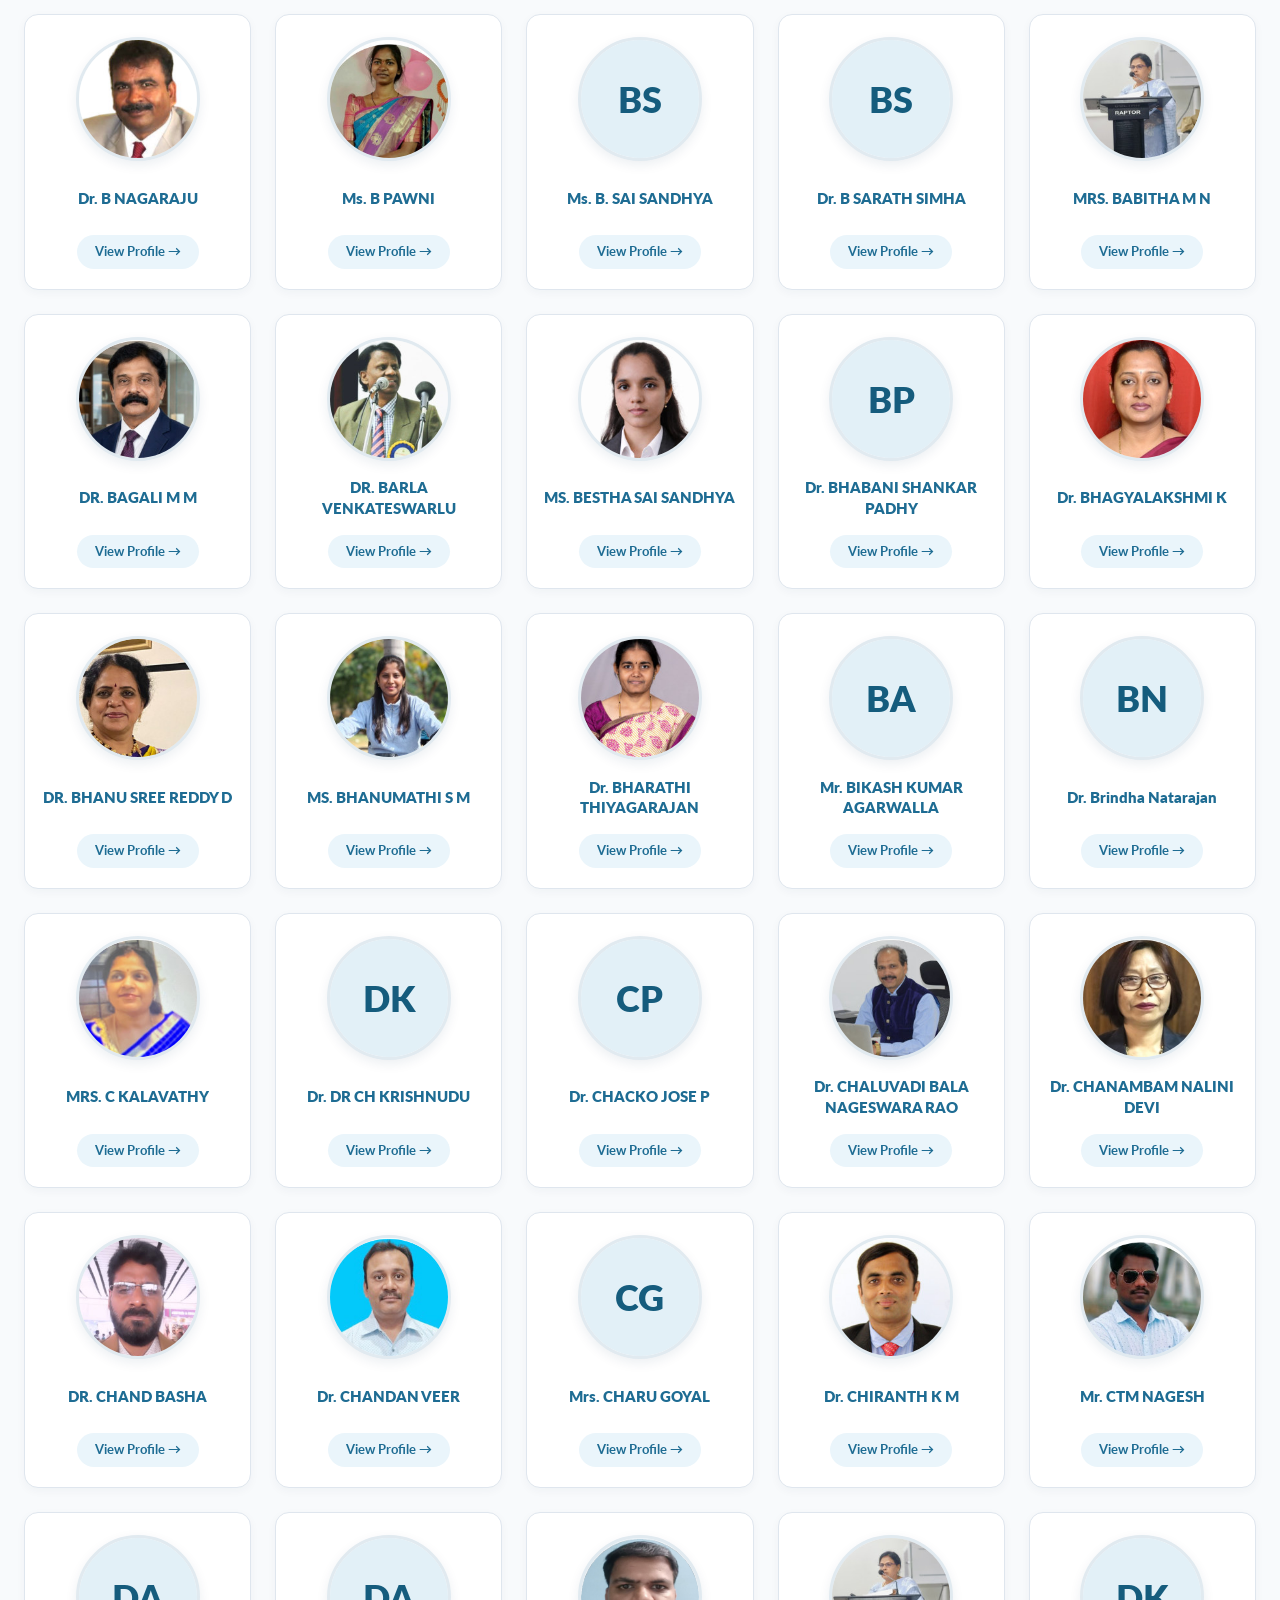
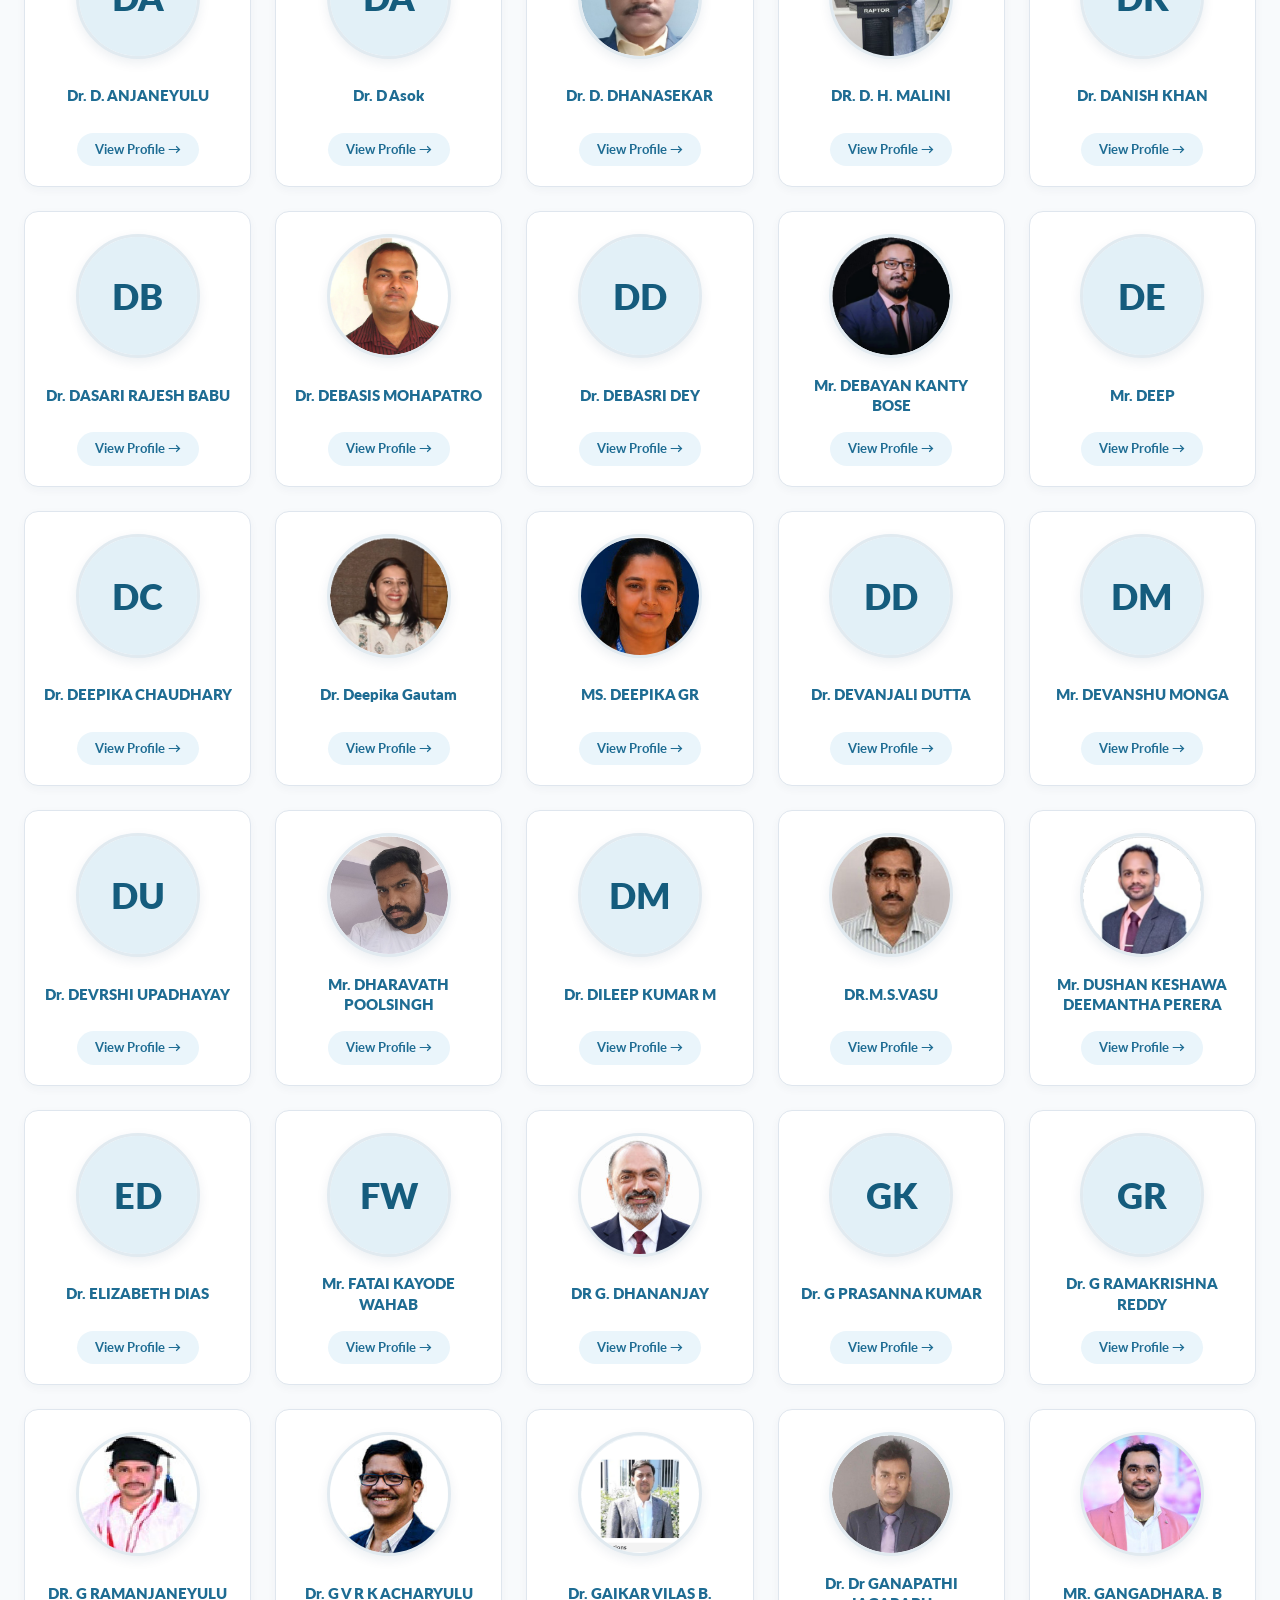
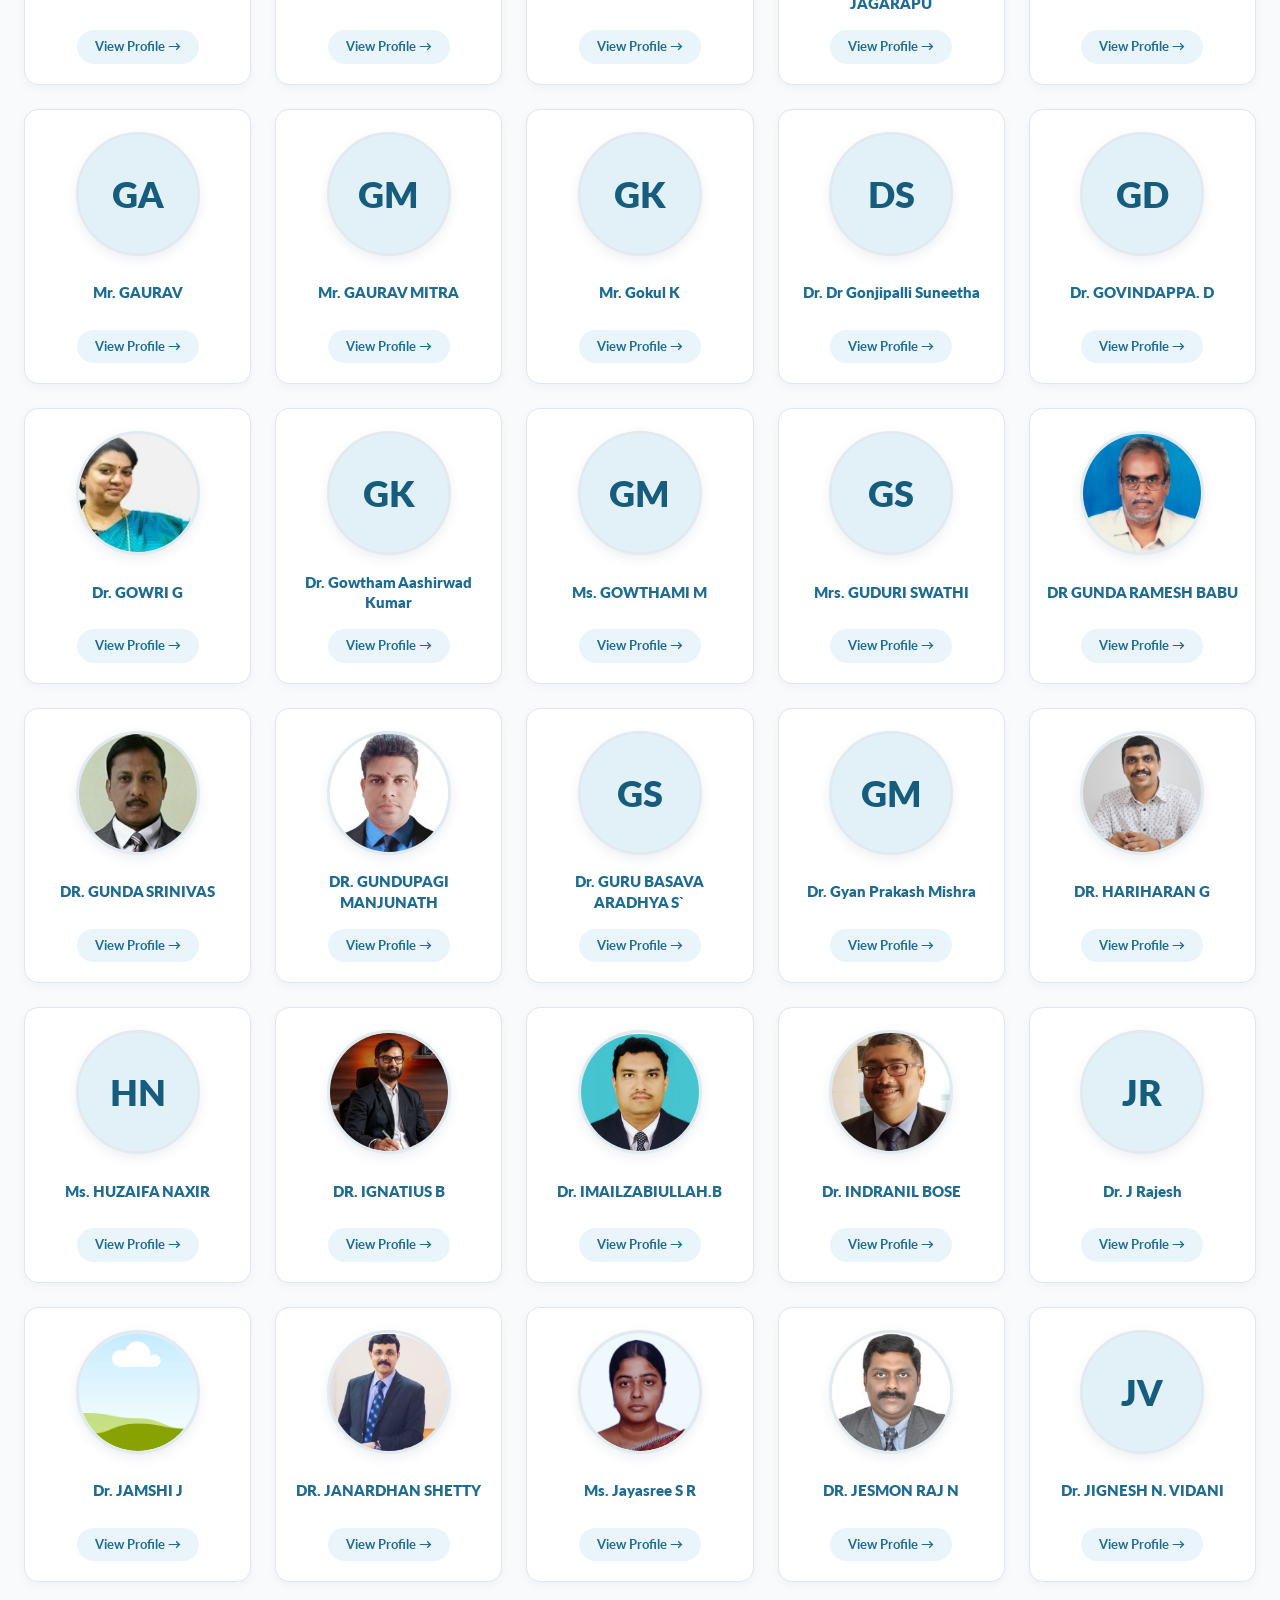
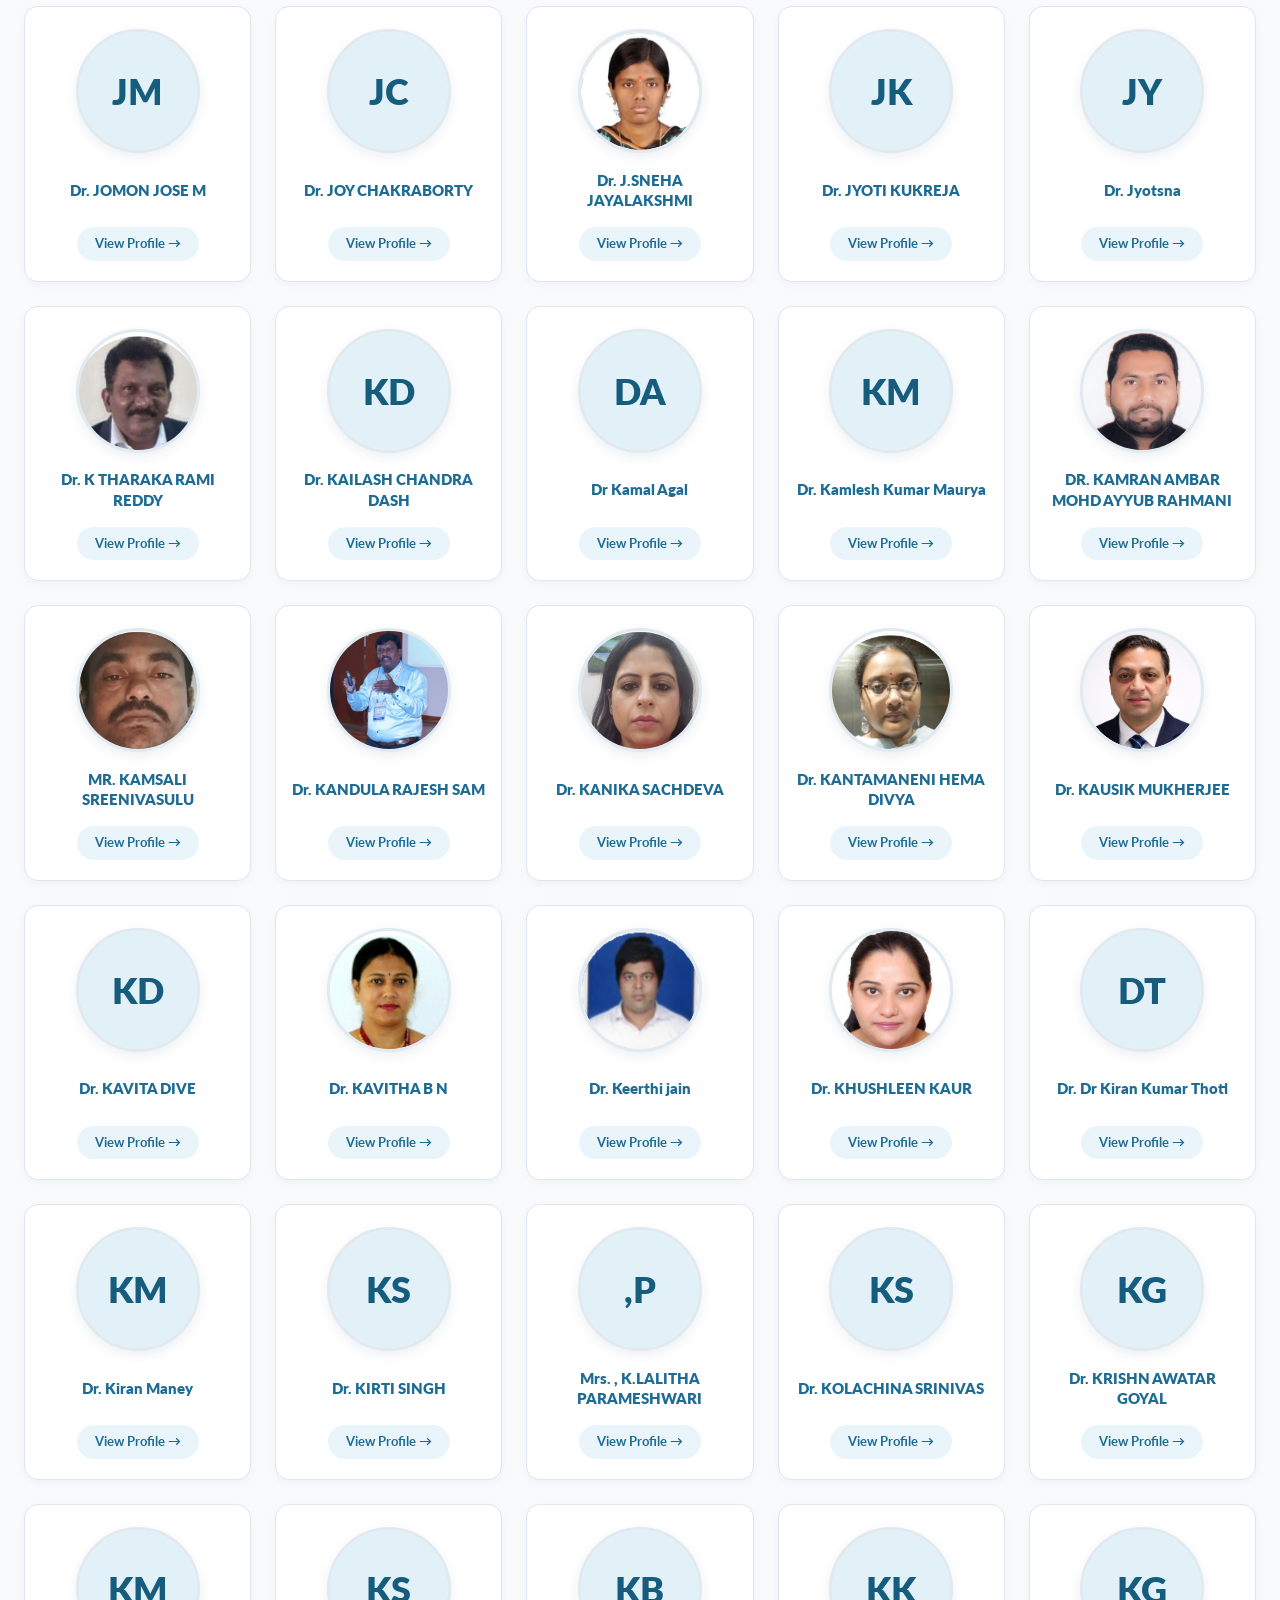
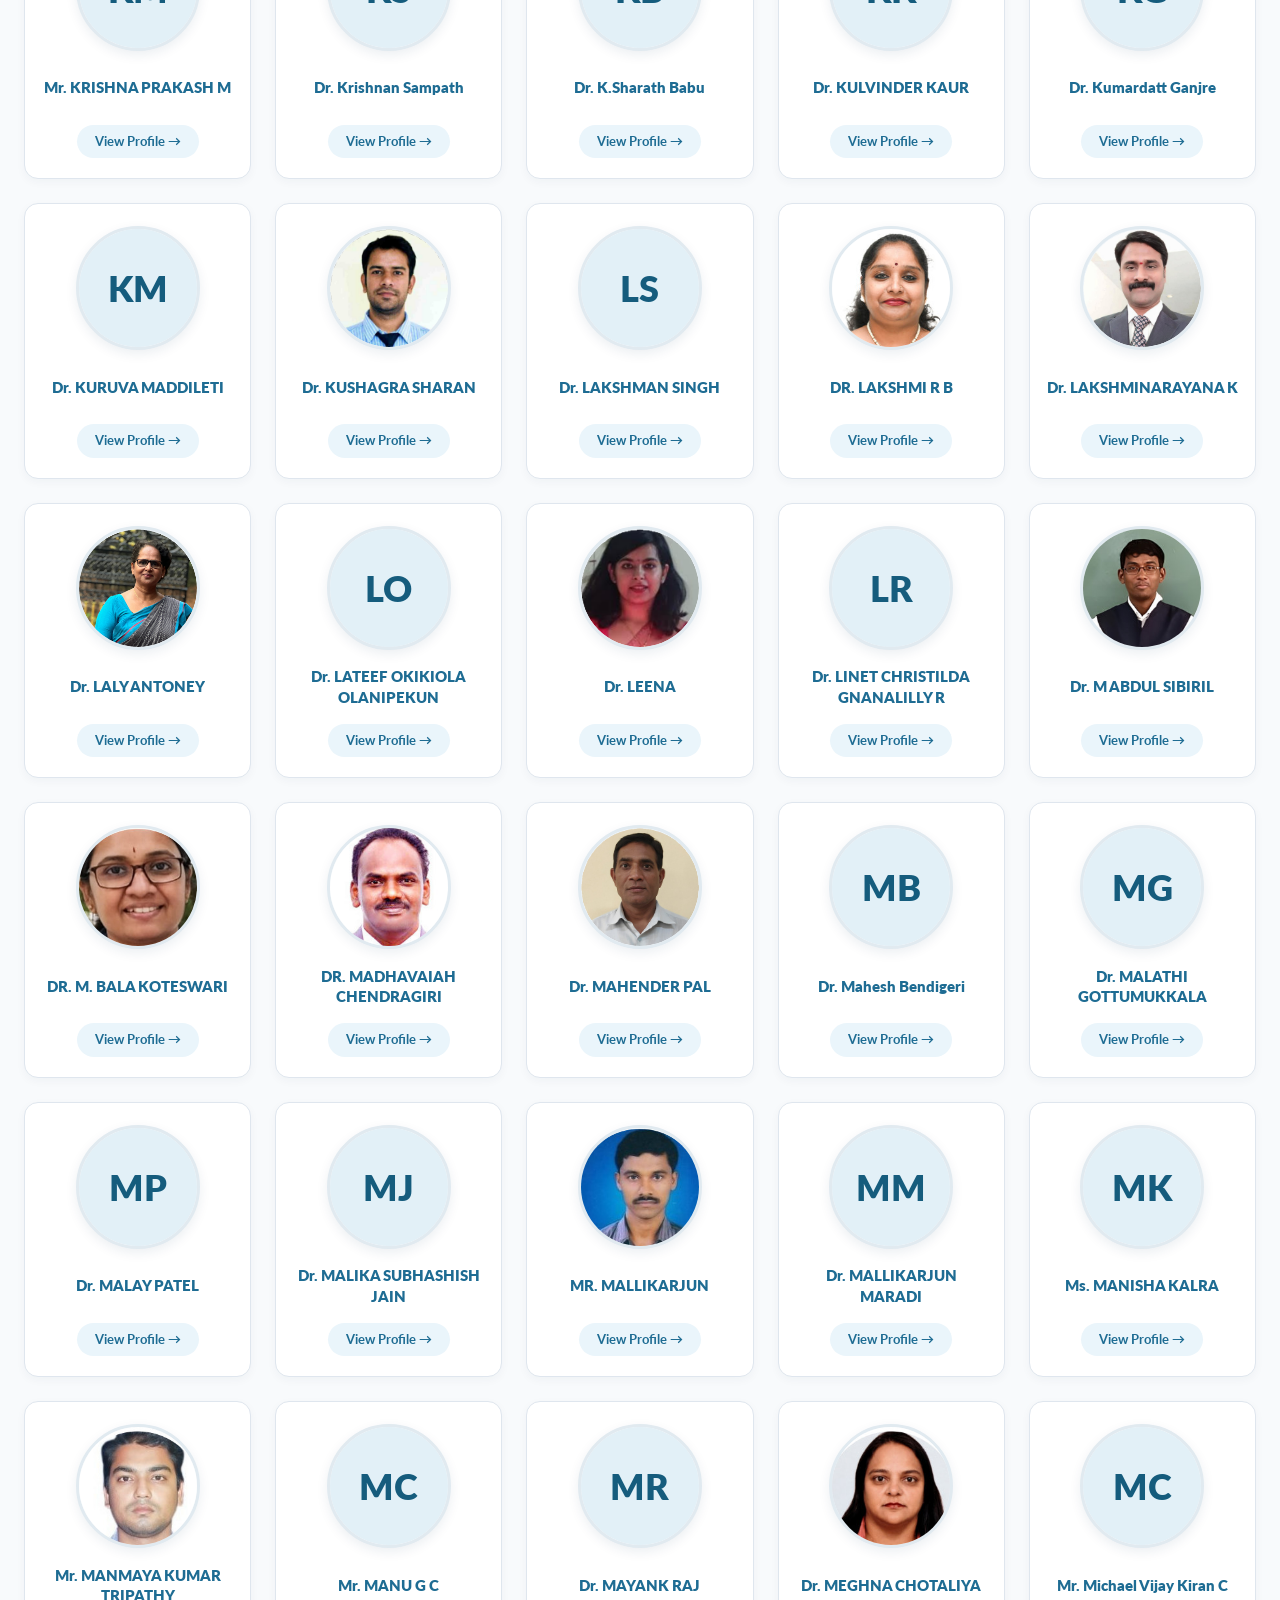
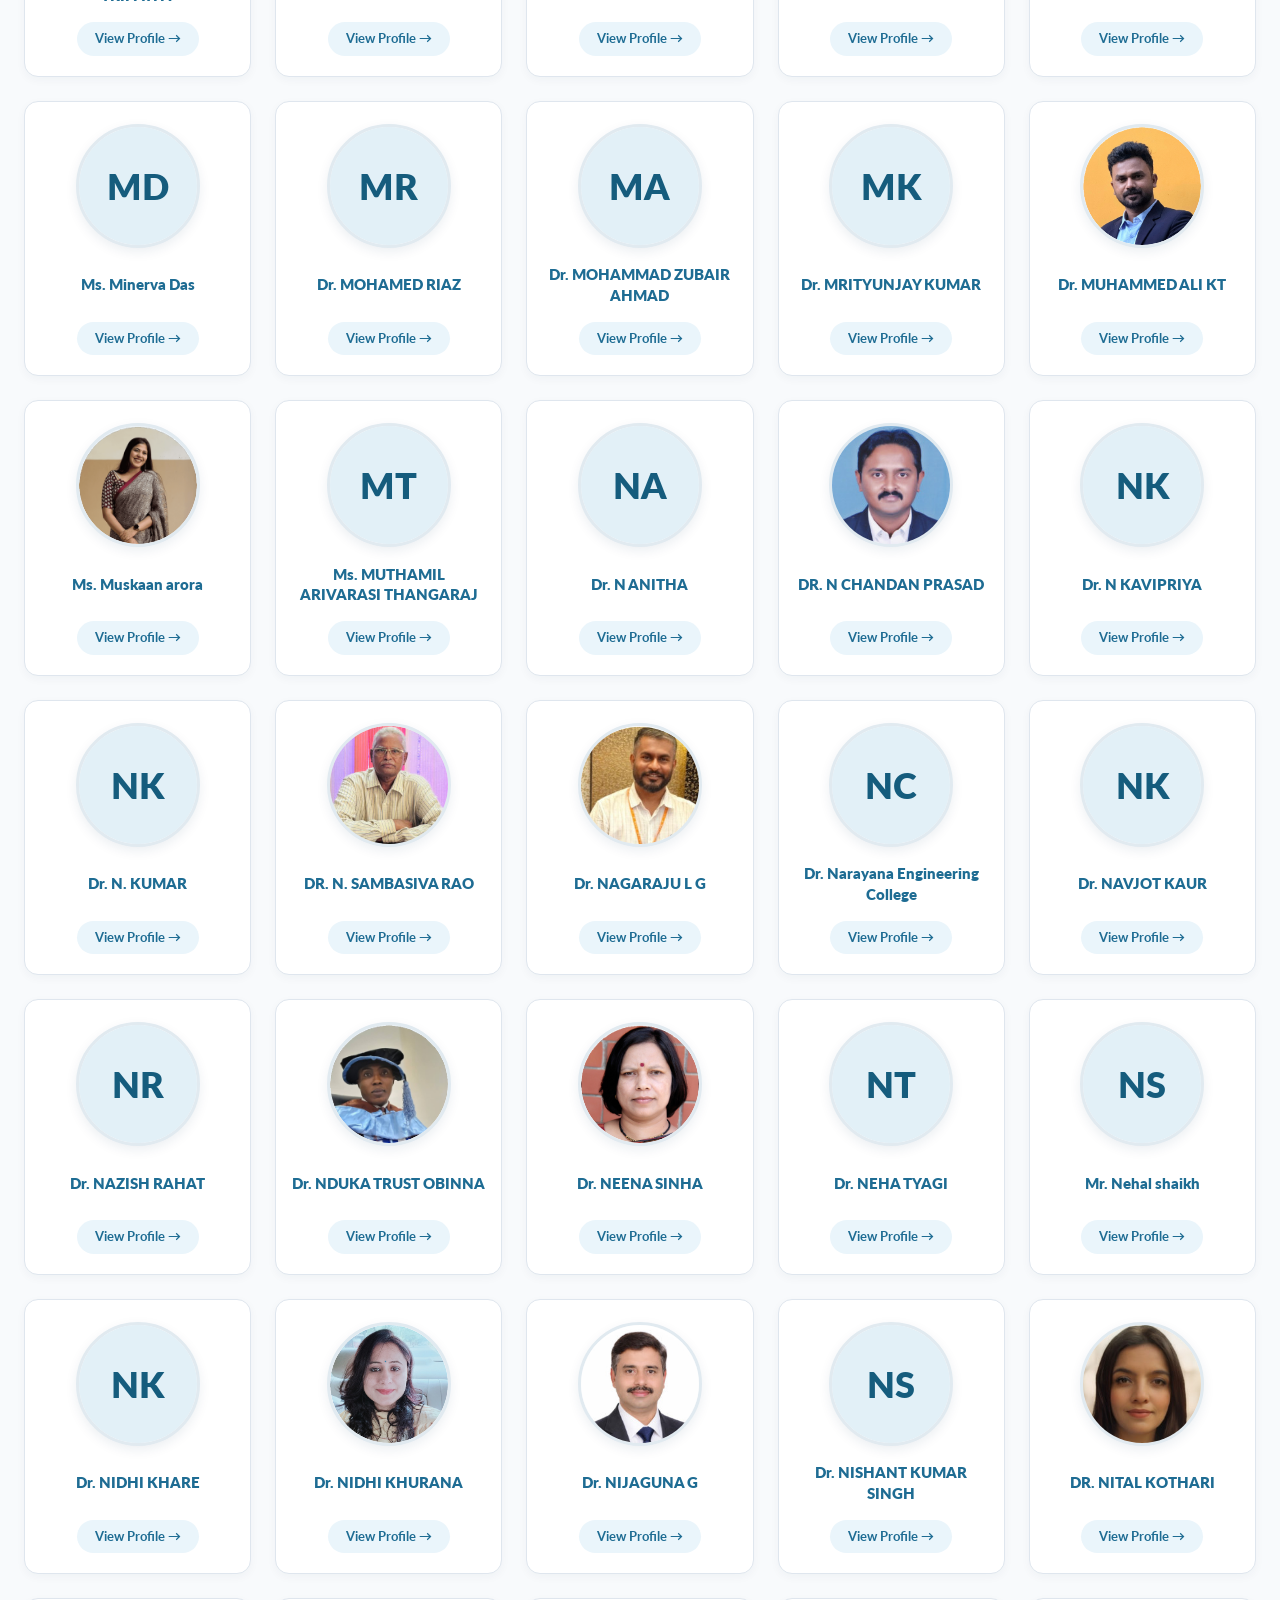
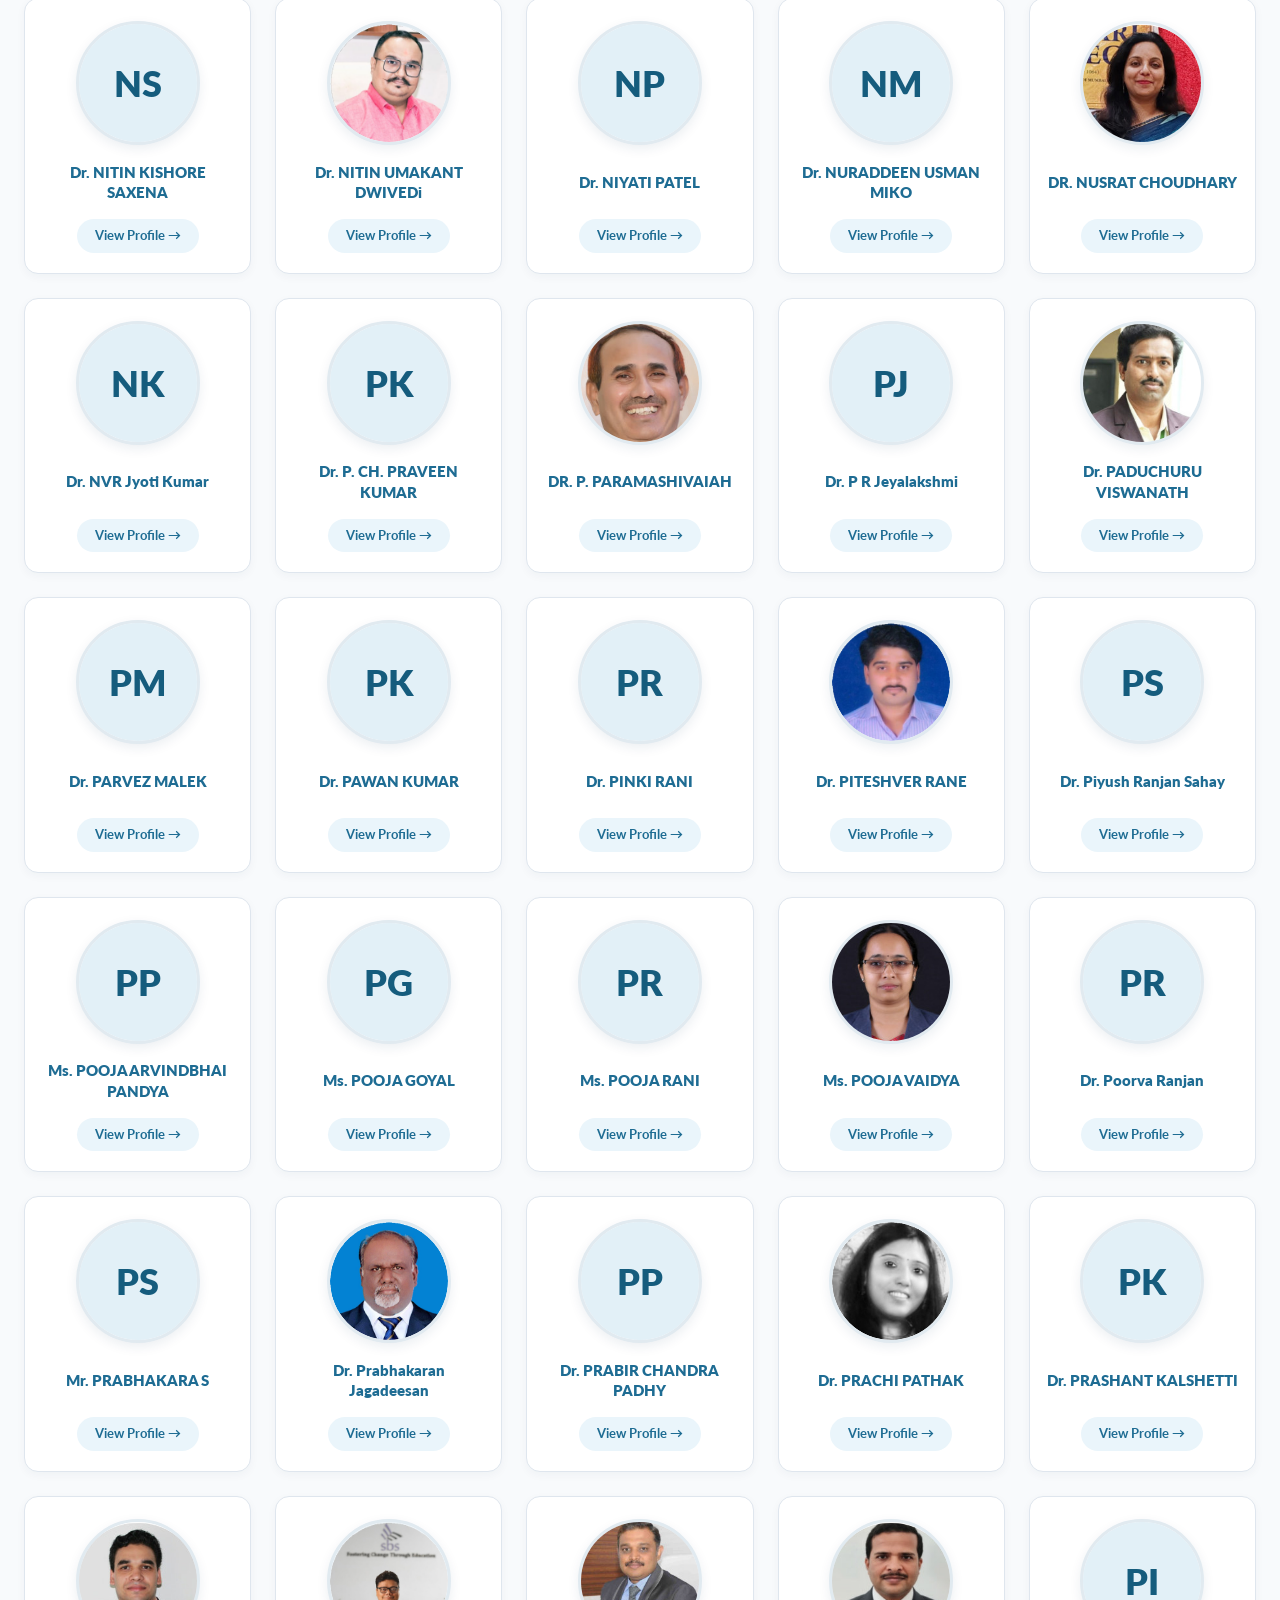
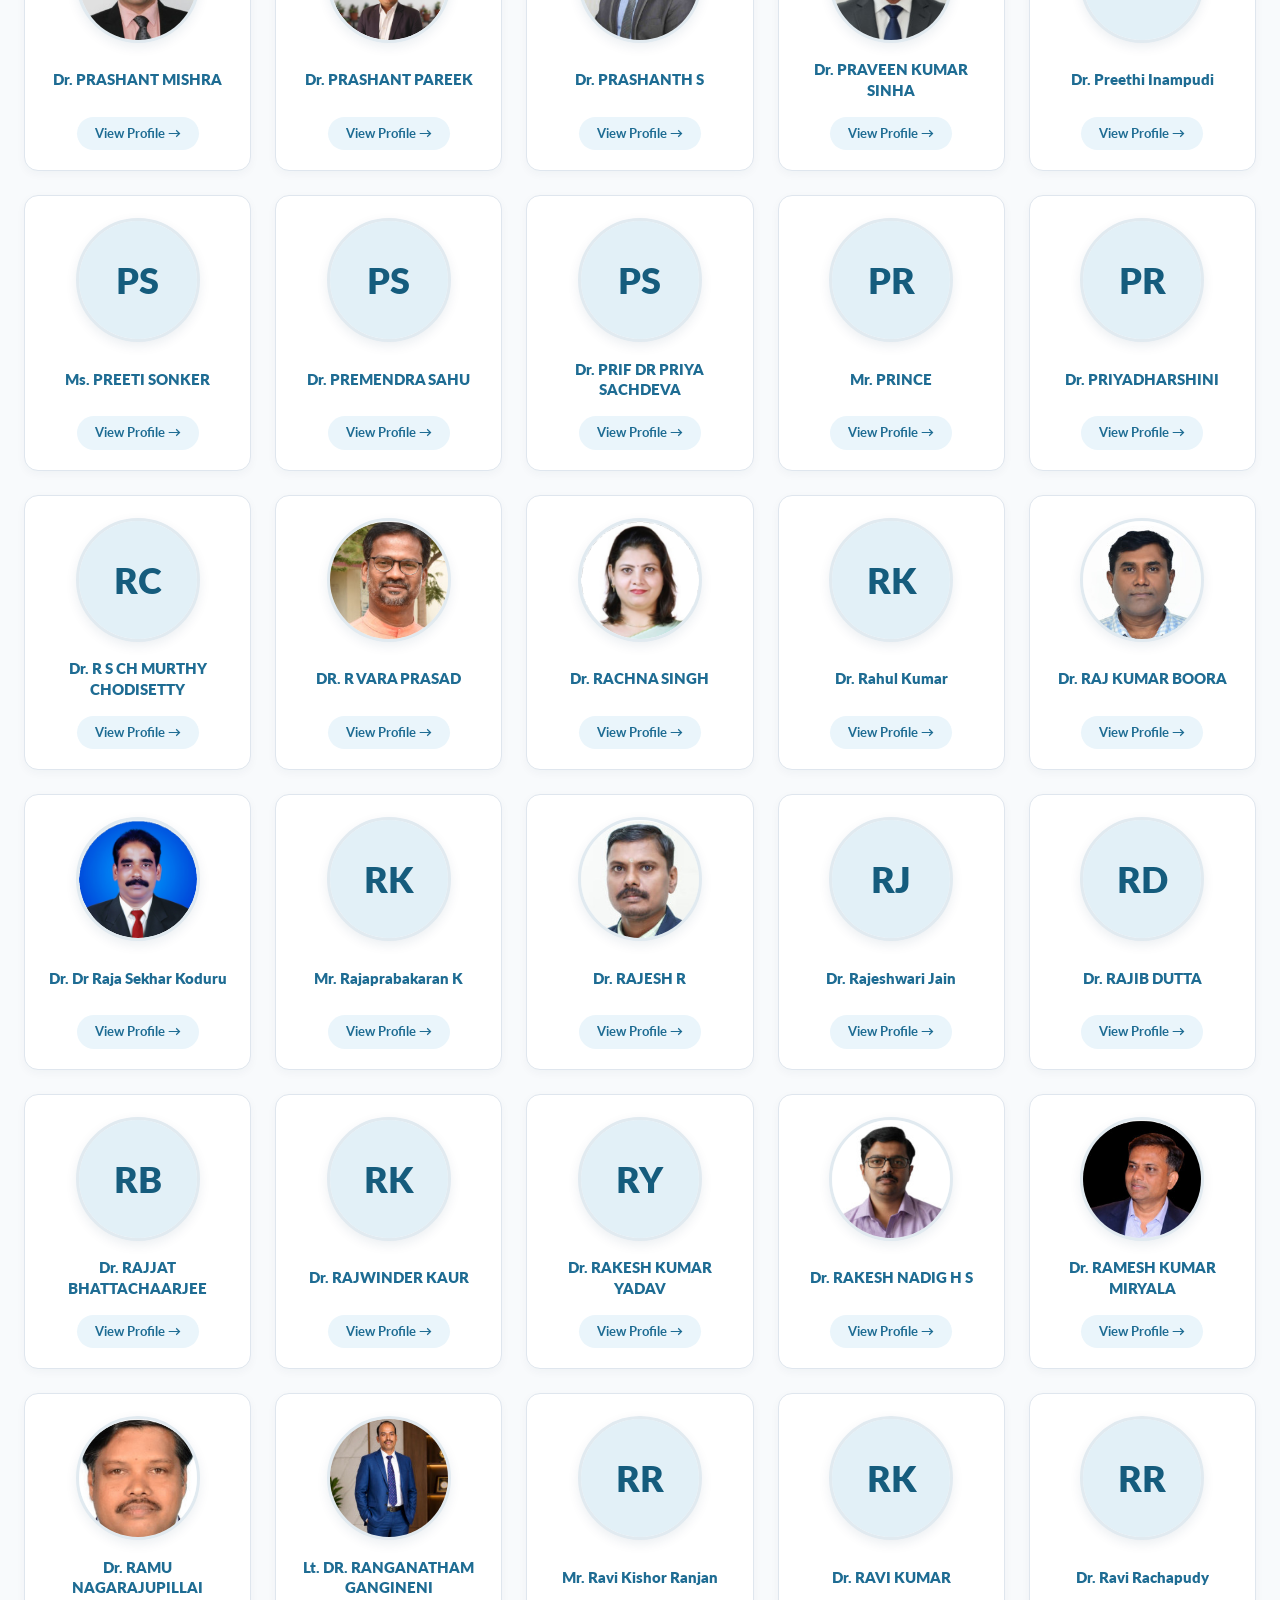
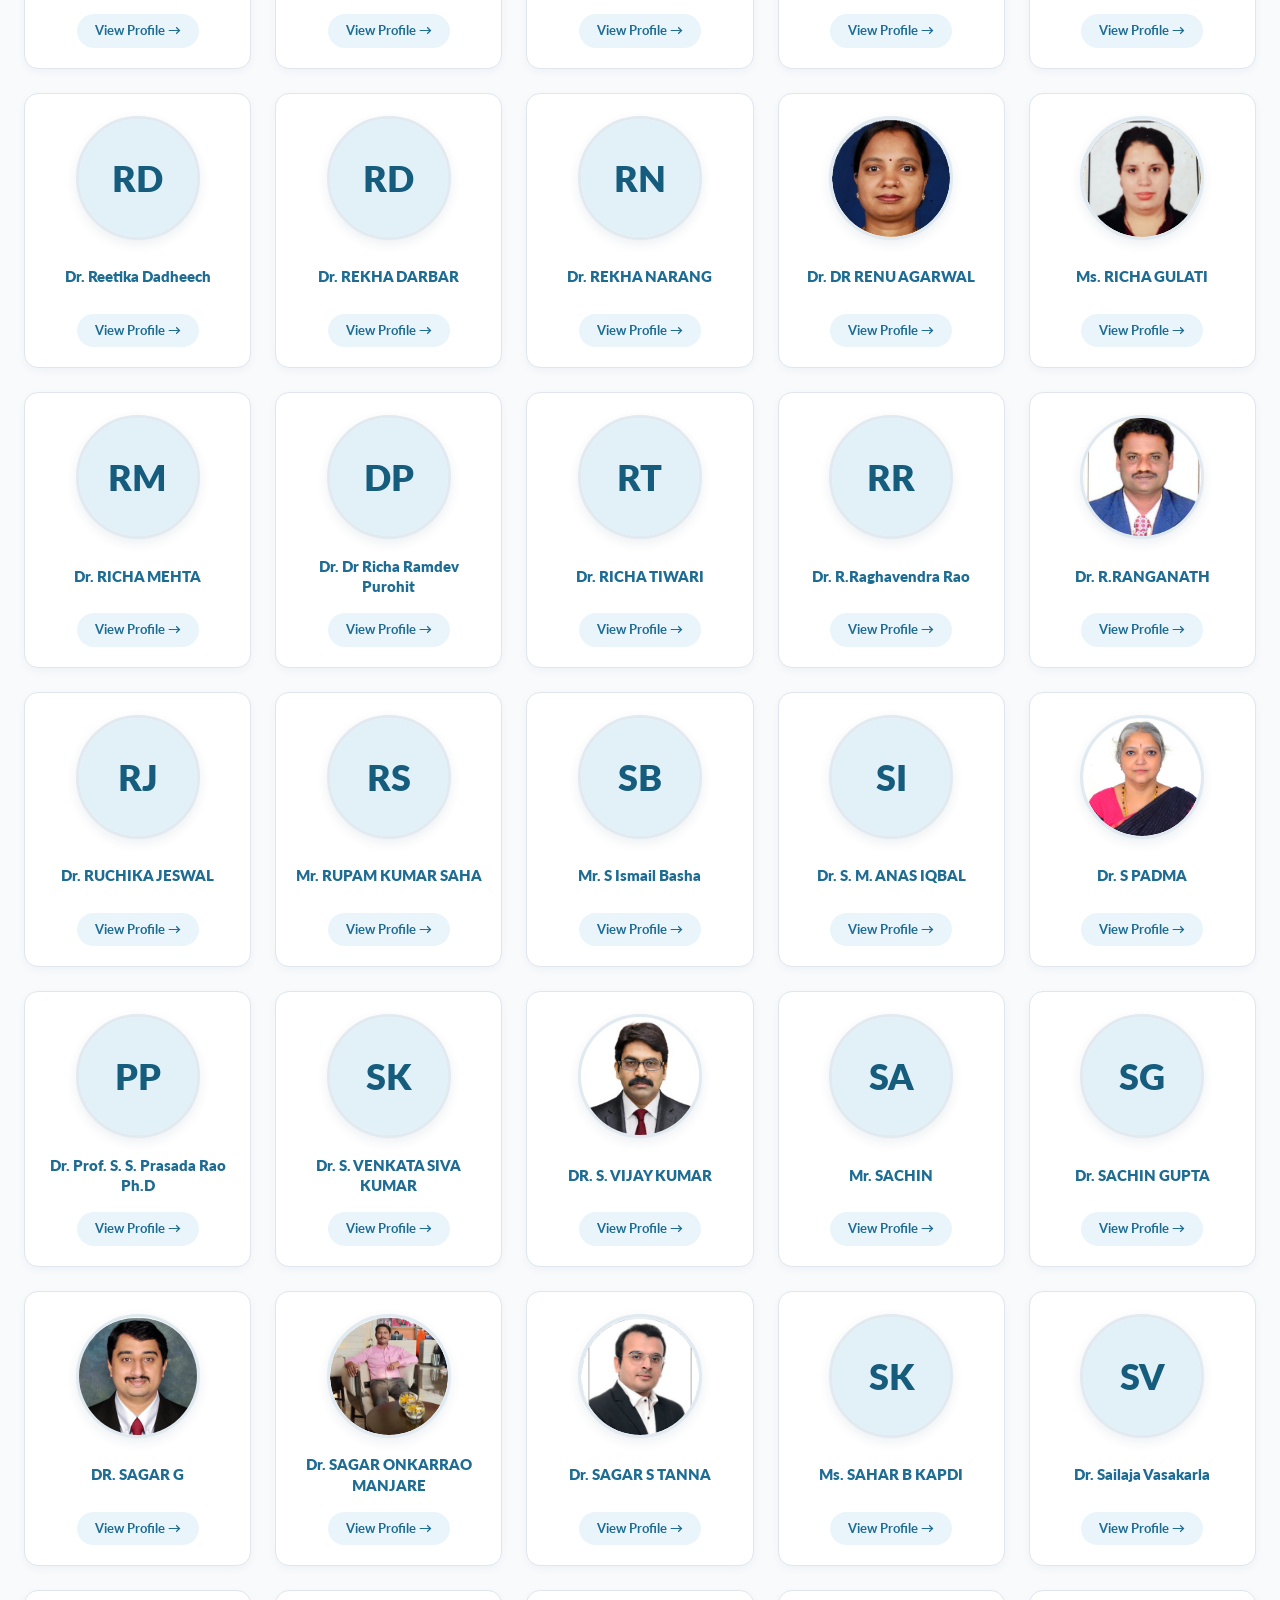
<file: public-directory.html>
<!doctype html>
<html lang="en">
<head>
<meta charset="utf-8">
<meta name="viewport" content="width=device-width,initial-scale=1">
<title>Faculty Directory — ICMT Indian Commerce and Management Teachers</title>
<link rel="preconnect" href="https://fonts.googleapis.com">
<link rel="preconnect" href="https://fonts.gstatic.com" crossorigin>
<link href="https://fonts.googleapis.com/css2?family=Lato:ital,wght@0,300;0,400;0,700;1,300;1,400;1,700&display=swap" rel="stylesheet">
<!-- <link rel="icon" href="assets/images/icmt-logo.png" type="image/png"> -->
<style>
:root{
  --navy:#1e6c93;
  --navy-dark:#004d66;
  --blue:#1e6c93;
  --blue-hover:#005a7d;
  --blue2:#eaf5fb;
  --green:#21865b;
  --bg:#f8fafc;
  --card-bg:#ffffff;
  --line:#dfe6ee;
  --text:#212121;
  --muted:#667085;
  --white:#ffffff;
}
*{box-sizing:border-box;margin:0;padding:0}
body{
  font-family:'Lato',-apple-system,BlinkMacSystemFont,"Segoe UI",Roboto,Arial,sans-serif;
  background:var(--bg);
  color:var(--text);
  line-height:1.5;
}
a{text-decoration:none;color:inherit}
button,input,select{font:inherit}
button{cursor:pointer}

/* Header & Navigation */
.header{
  background:var(--navy);
  color:#fff;
  padding:12px 24px;
  position:sticky;
  top:0;
  z-index:100;
  box-shadow:0 2px 8px rgba(0,0,0,0.12);
}
.header-inner{
  max-width:1280px;
  margin:0 auto;
  display:flex;
  justify-content:space-between;
  align-items:center;
  gap:16px;
}
.brand{
  display:flex;
  align-items:center;
  gap:12px;
  text-decoration:none;
  color:#fff;
}
.brand-logo{
  height:44px;
  width:44px;
  aspect-ratio:1/1;
  object-fit:contain;
  border-radius:50%;
  background:#ffffff;
  padding:2px;
  box-shadow:0 2px 6px rgba(0,0,0,0.15);
  flex-shrink:0;
}
.brand-text{
  display:flex;
  flex-direction:column;
}
.brand-title{
  font-size:22px;
  font-weight:700;
  letter-spacing:0.5px;
  line-height:1.2;
}
.brand-sub{
  font-size:11px;
  color:#d5eaf5;
  font-weight:300;
}
.nav-links{
  display:flex;
  align-items:center;
  gap:4px;
  flex-wrap:wrap;
}
.nav-item{
  padding:8px 12px;
  border-radius:6px;
  font-size:13px;
  font-weight:400;
  color:#ffffff;
  text-decoration:none;
  transition:all .15s ease;
  white-space:nowrap;
}
.nav-item:hover{
  background:rgba(255,255,255,0.15);
  color:#ffffff;
}
.nav-dropdown{
  position:relative;
  display:inline-block;
}
.nav-dropdown-menu{
  display:none;
  position:absolute;
  top:100%;
  left:0;
  background:#ffffff;
  min-width:190px;
  box-shadow:0 8px 24px rgba(0,0,0,0.15);
  border-radius:8px;
  padding:6px 0;
  z-index:110;
  border:1px solid #dfe6ee;
}
.nav-dropdown:hover .nav-dropdown-menu,
.nav-dropdown:focus-within .nav-dropdown-menu{
  display:block;
}
.dropdown-item{
  display:block;
  padding:8px 16px;
  font-size:13px;
  color:#212121;
  text-decoration:none;
  transition:background .15s ease;
}
.dropdown-item:hover{
  background:#eaf5fb;
  color:#1e6c93;
}
.nav-dropdown.active > .nav-item,
.nav-item.active{
  background:rgba(0,0,0,0.2);
  font-weight:700;
  color:#ffffff;
}
.nav-btn-admin{
  background:#ffffff;
  color:var(--navy);
  padding:7px 15px;
  border-radius:6px;
  font-size:13px;
  font-weight:700;
  text-decoration:none;
  margin-left:6px;
  transition:all .15s ease;
}
.nav-btn-admin:hover{
  background:#eaf5fb;
  box-shadow:0 2px 8px rgba(0,0,0,0.1);
}

/* Breadcrumb Bar */
.breadcrumb-bar{
  background:#ffffff;
  border-bottom:1px solid var(--line);
  padding:10px 24px;
  font-size:13px;
  color:var(--muted);
}
.breadcrumb-inner{
  max-width:1280px;
  margin:0 auto;
  display:flex;
  align-items:center;
  gap:8px;
}
.breadcrumb-inner a{
  color:var(--navy);
}
.breadcrumb-inner a:hover{
  text-decoration:underline;
}

.btn{
  border:0;
  border-radius:8px;
  padding:8px 14px;
  font-size:13px;
  font-weight:600;
  transition:all .15s ease;
  display:inline-flex;
  align-items:center;
  gap:6px;
}
.btn-primary{
  background:var(--blue);
  color:#fff;
}
.btn-primary:hover{
  background:var(--blue-hover);
}
.btn-secondary{
  background:#eaf0f5;
  color:#344054;
}
.btn-secondary:hover{
  background:#dbe5ed;
}
.btn-ghost{
  background:rgba(255,255,255,0.12);
  color:#fff;
}
.btn-ghost:hover{
  background:rgba(255,255,255,0.22);
}

/* Main Container */
.container{
  max-width:1280px;
  margin:0 auto;
  padding:28px 24px 60px;
}

/* Page Header */
.page-header{
  margin-bottom:24px;
  display:flex;
  justify-content:space-between;
  align-items:flex-end;
  flex-wrap:wrap;
  gap:16px;
}
.page-header h1{
  font-size:28px;
  font-weight:800;
  color:var(--navy);
  letter-spacing:-0.4px;
}
.page-header p{
  font-size:14px;
  color:var(--muted);
  margin-top:4px;
}

/* Filter Toolbar */
.toolbar-card{
  background:#fff;
  border:1px solid var(--line);
  border-radius:12px;
  padding:18px 20px;
  margin-bottom:24px;
  box-shadow:0 4px 14px rgba(13,53,84,0.04);
}
.toolbar-grid{
  display:grid;
  grid-template-columns:2fr 1fr 1fr 1fr 1fr;
  gap:10px;
}
.toolbar-input, .toolbar-select{
  width:100%;
  padding:9px 12px;
  border:1px solid #cbd5df;
  border-radius:8px;
  background:#fff;
  color:var(--text);
  font-size:13px;
  outline:none;
}
.toolbar-input:focus, .toolbar-select:focus{
  border-color:var(--blue);
  box-shadow:0 0 0 3px rgba(18,107,155,0.12);
}

.results-meta{
  display:flex;
  justify-content:space-between;
  align-items:center;
  margin-top:14px;
  padding-top:14px;
  border-top:1px solid #edf2f7;
  font-size:13px;
  color:var(--muted);
  flex-wrap:wrap;
  gap:10px;
}
.view-toggle{
  display:inline-flex;
  background:#edf2f7;
  padding:3px;
  border-radius:7px;
  gap:2px;
}
.view-toggle button{
  border:0;
  background:transparent;
  padding:5px 10px;
  border-radius:5px;
  font-size:12px;
  font-weight:600;
  color:var(--muted);
}
.view-toggle button.active{
  background:#fff;
  color:var(--navy);
  box-shadow:0 2px 5px rgba(0,0,0,0.06);
}

/* Faculty Grid View - Minimal Layout */
.faculty-grid{
  display:grid;
  grid-template-columns:repeat(auto-fill,minmax(210px,1fr));
  gap:24px;
  align-items:stretch;
}
.faculty-card{
  background:#fff;
  border:1px solid var(--line);
  border-radius:14px;
  padding:22px 16px 20px;
  display:flex;
  flex-direction:column;
  align-items:center;
  text-align:center;
  transition:all .2s ease;
  box-shadow:0 3px 10px rgba(13,53,84,0.04);
  height:100%;
}
.faculty-card:hover{
  transform:translateY(-4px);
  box-shadow:0 14px 28px rgba(13,53,84,0.1);
  border-color:#b8d0e2;
}
.avatar-wrap{
  width:124px;
  height:124px;
  aspect-ratio:1 / 1;
  border-radius:50%;
  overflow:hidden;
  background:#eef4f8;
  display:flex;
  align-items:center;
  justify-content:center;
  border:3px solid #e1eaf0;
  cursor:pointer;
  margin:0 auto 14px;
  flex-shrink:0;
  position:relative;
  transition:all .18s ease;
  box-shadow:0 4px 12px rgba(13,53,84,0.08);
}
.avatar-wrap:hover{
  transform:scale(1.05);
  border-color:var(--blue);
  box-shadow:0 8px 20px rgba(18,107,155,0.22);
}
.avatar-wrap img{
  width:100%;
  height:100%;
  max-width:100%;
  max-height:100%;
  aspect-ratio:1 / 1;
  object-fit:cover;
  object-position:center 15%;
  border-radius:50%;
  display:block;
  transition:transform .18s ease;
}
.avatar-wrap img.avatar-b64-photo{
  transform:scale(1.36);
  transform-origin:center center;
}
.avatar-initials{
  font-size:36px;
  font-weight:800;
  color:#155c7d;
  background:#e2f0f7;
  width:100%;
  height:100%;
  border-radius:50%;
  display:flex;
  align-items:center;
  justify-content:center;
}
.faculty-name-wrap{
  min-height:46px;
  display:flex;
  align-items:center;
  justify-content:center;
  margin-bottom:14px;
  width:100%;
}
.faculty-name{
  font-size:15px;
  font-weight:800;
  color:var(--navy);
  line-height:1.35;
  margin:0;
  max-width:100%;
  overflow:hidden;
  text-overflow:ellipsis;
  display:-webkit-box;
  -webkit-line-clamp:2;
  line-clamp:2;
  -webkit-box-orient:vertical;
}
.faculty-name a{
  color:inherit;
  transition:color .15s ease;
}
.faculty-name a:hover{
  color:var(--blue);
}
.photo-profile-link{
  font-size:13px;
  font-weight:700;
  color:var(--blue);
  background:var(--blue2);
  padding:7px 18px;
  border-radius:20px;
  text-decoration:none;
  cursor:pointer;
  display:inline-flex;
  align-items:center;
  gap:4px;
  transition:all .18s ease;
  margin-top:auto;
}
.photo-profile-link:hover{
  background:var(--blue);
  color:#fff;
  transform:translateY(-1px);
  box-shadow:0 4px 12px rgba(18,107,155,0.25);
}

/* Table View */
.table-wrap{
  background:#fff;
  border:1px solid var(--line);
  border-radius:12px;
  overflow-x:auto;
  box-shadow:0 4px 14px rgba(13,53,84,0.04);
}
.directory-table{
  width:100%;
  border-collapse:collapse;
  font-size:13px;
}
.directory-table th, .directory-table td{
  padding:12px 14px;
  text-align:left;
  border-bottom:1px solid #edf0f4;
  vertical-align:middle;
}
.directory-table th{
  background:#fafbfc;
  color:var(--muted);
  font-weight:700;
  font-size:12px;
  text-transform:uppercase;
  letter-spacing:0.3px;
}
.directory-table tr:hover td{
  background:#f8fbfe;
}
.table-avatar{
  width:42px;
  height:42px;
  aspect-ratio:1 / 1;
  border-radius:50%;
  object-fit:cover;
  object-position:center 15%;
  border:1px solid var(--line);
  display:block;
}
.table-avatar-placeholder{
  width:42px;
  height:42px;
  border-radius:50%;
  background:#e2f0f7;
  color:#155c7d;
  font-weight:800;
  display:inline-flex;
  align-items:center;
  justify-content:center;
  font-size:13px;
}

/* Empty State */
.empty-state{
  background:#fff;
  border:1px dashed #cbd5df;
  border-radius:12px;
  padding:48px 24px;
  text-align:center;
  color:var(--muted);
}
.empty-state h3{
  color:var(--navy);
  font-size:18px;
  margin-bottom:6px;
}

/* Modal View Profile */
.modal-overlay{
  position:fixed;
  inset:0;
  background:rgba(13,53,84,0.65);
  backdrop-filter:blur(3px);
  z-index:999;
  display:none;
  align-items:center;
  justify-content:center;
  padding:20px;
}
.modal-card{
  background:#fff;
  border-radius:16px;
  max-width:820px;
  width:100%;
  max-height:90vh;
  overflow-y:auto;
  box-shadow:0 24px 60px rgba(0,0,0,0.25);
  padding:28px;
  position:relative;
  animation:modalFadeIn .2s ease;
}
@keyframes modalFadeIn{
  from{opacity:0;transform:scale(0.96)}
  to{opacity:1;transform:scale(1)}
}
.modal-close-btn{
  position:absolute;
  top:20px;
  right:20px;
  background:#f1f4f8;
  border:0;
  width:34px;
  height:34px;
  border-radius:50%;
  display:flex;
  align-items:center;
  justify-content:center;
  font-size:16px;
  font-weight:700;
  color:#475467;
  transition:all .15s ease;
}
.modal-close-btn:hover{
  background:#e2e8f0;
  color:var(--navy);
}

.profile-layout{
  display:grid;
  grid-template-columns:160px 1fr;
  gap:26px;
  align-items:flex-start;
}
.profile-photo-box{
  width:160px;
  height:160px;
  aspect-ratio:1 / 1;
  border-radius:50%;
  background:#eef4f8;
  overflow:hidden;
  display:flex;
  align-items:center;
  justify-content:center;
  border:4px solid #e1eaf0;
  box-shadow:0 6px 18px rgba(13,53,84,0.12);
  margin:0 auto;
  flex-shrink:0;
  position:relative;
}
.profile-photo-box img{
  width:100%;
  height:100%;
  max-width:100%;
  max-height:100%;
  aspect-ratio:1 / 1;
  object-fit:cover;
  object-position:center 15%;
  border-radius:50%;
  display:block;
}
.profile-photo-box img.avatar-b64-photo{
  transform:scale(1.36);
  transform-origin:center center;
}
.profile-photo-placeholder{
  font-size:44px;
  font-weight:800;
  color:#155c7d;
}

.profile-details h2{
  font-size:22px;
  font-weight:800;
  color:var(--navy);
  margin-bottom:4px;
}
.profile-sub{
  font-size:14px;
  font-weight:600;
  color:var(--blue);
  margin-bottom:16px;
}
.profile-info-grid{
  display:grid;
  grid-template-columns:1fr 1fr;
  gap:12px;
}
.profile-info-item{
  background:#f8fafc;
  border:1px solid #eef2f6;
  border-radius:10px;
  padding:10px 14px;
}
.profile-info-item.full{
  grid-column:1/-1;
}
.id-badge{
  display:inline-block;
  font-size:11px;
  font-weight:700;
  color:var(--blue);
  background:var(--blue2);
  padding:2px 8px;
  border-radius:6px;
}
.profile-label{
  font-size:11px;
  font-weight:700;
  color:var(--muted);
  text-transform:uppercase;
  letter-spacing:0.3px;
  margin-bottom:3px;
}
.profile-val{
  font-size:13px;
  color:var(--text);
  word-break:break-word;
}
.profile-chips{
  display:flex;
  gap:6px;
  flex-wrap:wrap;
  margin-top:6px;
}
.profile-chip{
  background:var(--blue2);
  color:#126b9b;
  padding:4px 10px;
  border-radius:14px;
  font-size:11px;
  font-weight:600;
}

/* Footer */
.footer{
  background:#fff;
  border-top:1px solid var(--line);
  padding:20px 24px;
  text-align:center;
  font-size:13px;
  color:var(--muted);
  margin-top:auto;
}

@media(max-width:980px){
  .toolbar-grid{grid-template-columns:1fr 1fr}
  .profile-layout{grid-template-columns:1fr;text-align:center}
  .profile-photo-box{margin:0 auto}
}
@media(max-width:600px){
  .toolbar-grid{grid-template-columns:1fr}
  .profile-info-grid{grid-template-columns:1fr}
  .header-inner{flex-direction:column;align-items:flex-start}
  .nav-actions{width:100%;justify-content:space-between}
}
</style>
</head>
<body>

<div class="site-welcome-banner">
  Welcome to the <b>Indian Commerce and Management Teachers (ICMT)</b> — a non-profit professional platform built by academicians, for academicians.
</div>

<header class="header">
  <div class="header-inner">
    <a href="index.html" class="brand">
      <img src="assets/images/icmt-logo.png" alt="ICMT Logo" class="brand-logo">
      <div class="brand-text">
        <span class="brand-title">ICMT</span>
        <span class="brand-sub">Indian Commerce and Management Teachers</span>
      </div>
    </a>
    <nav class="nav-links">
      <a href="index.html" class="nav-item ">Home</a>
      <a href="about-us.html" class="nav-item ">About Us</a>
      <a href="initiatives.html" class="nav-item ">Our Initiatives</a>
      <a href="events.html" class="nav-item ">Events</a>
      <a href="membership.html" class="nav-item ">Membership</a>
      <div class="nav-dropdown active">
        <a href="members.html" class="nav-item nav-dropdown-toggle">Members ▾</a>
        <div class="nav-dropdown-menu">
          <a href="public-directory.html" class="dropdown-item active">Member Directory</a>
        </div>
      </div>
      <a href="resources.html" class="nav-item ">ICMT Resources</a>
      <a href="contact.html" class="nav-item ">Contact Us</a>
      <a href="admin.html" class="nav-btn-admin">Admin Login</a>
    </nav>
  </div>
</header>

<div class="breadcrumb-bar">
  <div class="breadcrumb-inner">
    <a href="index.html">Home</a>
    <span>&rsaquo;</span>
    <a href="members.html">Member</a>
    <span>&rsaquo;</span>
    <span style="color:#212121;font-weight:700">Member Directory</span>
  </div>
</div>

<main class="container">
  <div class="page-header">
    <div>
      <h1>Member Directory</h1>
      <p>Search, filter, and explore distinguished members, supervisors, and researchers.</p>
    </div>
  </div>

  <div class="toolbar-card">
    <div class="toolbar-grid">
      <input id="searchInput" class="toolbar-input" placeholder="Search name, institution, department, expertise..." oninput="renderFacultyDirectory()">
      
      <select id="stateFilter" class="toolbar-select" onchange="renderFacultyDirectory()">
        <option value="">All States</option>
      </select>

      <select id="desFilter" class="toolbar-select" onchange="renderFacultyDirectory()">
        <option value="">All Designations</option>
      </select>

      <select id="countryFilter" class="toolbar-select" onchange="renderFacultyDirectory()">
        <option value="">All Countries</option>
      </select>

      <select id="sortSelect" class="toolbar-select" onchange="renderFacultyDirectory()">
        <option value="name">Sort: Name (A–Z)</option>
        <option value="id">Sort: Member ID</option>
        <option value="designation">Sort: Designation</option>
        <option value="state">Sort: State</option>
      </select>
    </div>

    <div class="results-meta">
      <div id="resultsCount">Showing 0 members</div>
      <div class="view-toggle">
        <button id="viewGridBtn" class="active" onclick="setViewMode('grid')">Grid View</button>
        <button id="viewTableBtn" onclick="setViewMode('table')">Table View</button>
      </div>
    </div>
  </div>

  <!-- Container for Grid View -->
  <div id="facultyGridWrap" class="faculty-grid"></div>

  <!-- Container for Table View -->
  <div id="facultyTableWrap" class="table-wrap" style="display:none">
    <table class="directory-table">
      <thead>
        <tr>
          <th>Photo</th>
          <th>Member ID</th>
          <th>Member</th>
          <th>Designation</th>
          <th>Department</th>
          <th>Institution / Organization</th>
          <th>Location</th>
          <th>Action</th>
        </tr>
      </thead>
      <tbody id="facultyTableBody"></tbody>
    </table>
  </div>

  <!-- Empty State -->
  <div id="emptyState" class="empty-state" style="display:none">
    <h3>No matching members found</h3>
    <p>Try adjusting your search terms or clearing the filters.</p>
    <button class="btn btn-secondary" style="margin-top:14px" onclick="clearFilters()">Reset Filters</button>
  </div>
</main>

<!-- Member Profile Modal Overlay -->
<div id="profileModal" class="modal-overlay" onclick="handleModalBackdropClick(event)">
  <div class="modal-card">
    <button class="modal-close-btn" type="button" onclick="closeProfileModal()">&times;</button>
    <div id="profileModalContent"></div>
  </div>
</div>

<footer class="footer">
  <div class="footer-inner" style="max-width:1280px;margin:0 auto;display:flex;justify-content:space-between;align-items:flex-start;flex-wrap:wrap;gap:24px">
    <div class="footer-brand" style="text-align:left;display:flex;align-items:center;gap:14px">
      <img src="assets/images/icmt-logo.png" alt="ICMT Logo" style="height:52px;width:52px;aspect-ratio:1/1;object-fit:contain;border-radius:50%;background:#ffffff;padding:2px;border:1px solid #dfe6ee;flex-shrink:0">
      <div>
        <b style="font-size:14px;color:#212121;display:block;margin-bottom:4px">Indian Commerce and Management Teachers (ICMT)</b>
        <p style="font-size:12px;color:#667085;max-width:480px;margin:0">A non-profit professional platform built by academicians, for academicians.</p>
      </div>
    </div>
    <div class="footer-links" style="display:flex;flex-wrap:wrap;gap:10px;align-items:center;font-size:13px">
      <a href="index.html" style="color:#1e6c93">Home</a> &bull;
      <a href="about-us.html" style="color:#1e6c93">About Us</a> &bull;
      <a href="initiatives.html" style="color:#1e6c93">Our Initiatives</a> &bull;
      <a href="events.html" style="color:#1e6c93">Events</a> &bull;
      <a href="members.html" style="color:#1e6c93">Members</a> &bull;
      <a href="faculty.html" style="color:#1e6c93">Faculty Information</a> &bull;
      <a href="public-directory.html" style="color:#1e6c93">Faculty Directory</a> &bull;
      <a href="resources.html" style="color:#1e6c93">ICMT Resources</a> &bull;
      <a href="contact.html" style="color:#1e6c93">Contact Us</a> &bull;
      <a href="admin.html" style="color:#1e6c93">Admin Portal</a>
    </div>
  </div>
  <div class="footer-bottom" style="max-width:1280px;margin:20px auto 0;padding-top:16px;border-top:1px solid #edf2f7;text-align:center;font-size:12px;color:#94a3b8">
    &copy; 2026 Indian Commerce and Management Teachers (ICMT). All rights reserved.
  </div>
</footer>

<!-- Load Master Data File -->
<script src="js/member-data.js"></script>

<script>
let currentViewMode = "grid";
let allMembers = [];

function esc(value){
  return String(value ?? "").replace(/[&<>"]/g, c=>({
    "&":"&amp;","<":"&lt;",">":"&gt;",'"':"&quot;"
  }[c]));
}

function initials(name){
  const clean = String(name || "").replace(/^(Dr\.|Prof\.|Mr\.|Mrs\.|Ms\.|Lt\.\s*Dr\.)\s+/i, "").trim();
  const parts = clean.split(/\s+/).filter(Boolean);
  if(parts.length === 0) return "M";
  if(parts.length === 1) return parts[0].slice(0, 2).toUpperCase();
  return (parts[0][0] + parts[parts.length - 1][0]).toUpperCase();
}

function handleImgError(img, name, type){
  if(!img) return;
  img.onerror = null;
  const parent = img.parentElement;
  if(!parent) return;
  const init = initials(name);
  if(type === "table"){
    parent.innerHTML = `<div class="table-avatar-placeholder">${esc(init)}</div>`;
  } else if(type === "modal"){
    parent.innerHTML = `<div class="profile-photo-placeholder">${esc(init)}</div>`;
  } else {
    parent.innerHTML = `<div class="avatar-initials">${esc(init)}</div>`;
  }
}

function normalizeNameForAZ(value){
  let s = String(value || "").trim();
  const prefixes = [
    /^lt\.?\s*dr\.?\s+/i,
    /^dr\.?\s+/i,
    /^mr\.?\s+/i,
    /^mrs\.?\s+/i,
    /^ms\.?\s+/i,
    /^miss\s+/i,
    /^prof\.?\s+/i,
    /^professor\s+/i
  ];
  let changed = true;
  while(changed){
    changed = false;
    for(const p of prefixes){
      const next = s.replace(p, "").trim();
      if(next !== s){ s = next; changed = true; }
    }
  }
  s = s.replace(/[.]/g, "").trim();
  const match = s.match(/[A-Za-z]/);
  const firstLetter = match ? match[0].toUpperCase() : "#";
  const fullName = s.replace(/[^A-Za-z0-9\s]/g, "").replace(/\s+/g, " ").trim().toLowerCase();
  return { firstLetter, fullName };
}

function loadFacultyData(){
  try {
    const raw = localStorage.getItem("icmtFacultyDirectoryMembers_v4");
    if(raw){
      const parsed = JSON.parse(raw);
      if(Array.isArray(parsed) && parsed.length > 0){
        return parsed;
      }
    }
  } catch(e){}
  if(window.ICMT_MASTER_DATA && Array.isArray(window.ICMT_MASTER_DATA) && window.ICMT_MASTER_DATA.length > 0){
    return window.ICMT_MASTER_DATA;
  }
  return [];
}

function initFilters(){
  const stateSel = document.getElementById("stateFilter");
  const desSel = document.getElementById("desFilter");
  const countrySel = document.getElementById("countryFilter");

  if(!stateSel || !desSel || !countrySel) return;

  const states = [...new Set(allMembers.map(m => String(m.state || "").trim()).filter(Boolean))].sort((a,b)=>a.localeCompare(b));
  const designations = [...new Set(allMembers.map(m => String(m.designation || "").trim()).filter(Boolean))].sort((a,b)=>a.localeCompare(b));
  const countries = [...new Set(allMembers.map(m => String(m.country || "").trim()).filter(Boolean))].sort((a,b)=>a.localeCompare(b));

  states.forEach(s => {
    const opt = document.createElement("option");
    opt.value = s;
    opt.textContent = s;
    stateSel.appendChild(opt);
  });

  designations.forEach(d => {
    const opt = document.createElement("option");
    opt.value = d;
    opt.textContent = d;
    desSel.appendChild(opt);
  });

  countries.forEach(c => {
    const opt = document.createElement("option");
    opt.value = c;
    opt.textContent = c;
    countrySel.appendChild(opt);
  });
}

function clearFilters(){
  document.getElementById("searchInput").value = "";
  document.getElementById("stateFilter").value = "";
  document.getElementById("desFilter").value = "";
  document.getElementById("countryFilter").value = "";
  document.getElementById("sortSelect").value = "name";
  renderFacultyDirectory();
}

function setViewMode(mode){
  currentViewMode = mode;
  document.getElementById("viewGridBtn").classList.toggle("active", mode === "grid");
  document.getElementById("viewTableBtn").classList.toggle("active", mode === "table");
  document.getElementById("facultyGridWrap").style.display = mode === "grid" ? "grid" : "none";
  document.getElementById("facultyTableWrap").style.display = mode === "table" ? "block" : "none";
  renderFacultyDirectory();
}

function renderFacultyDirectory(){
  const q = String(document.getElementById("searchInput")?.value || "").trim().toLowerCase();
  const state = document.getElementById("stateFilter")?.value || "";
  const des = document.getElementById("desFilter")?.value || "";
  const country = document.getElementById("countryFilter")?.value || "";
  const sort = document.getElementById("sortSelect")?.value || "name";

  const searchIsSingleLetter = /^[a-z]$/i.test(q);

  let filtered = allMembers.filter(m => {
    const searchable = [
      m.id, m.name, m.designation, m.college, m.department, m.city, m.state, m.country, m.expertise
    ].join(" ").toLowerCase();

    let searchMatch = true;
    if(q){
      if(searchIsSingleLetter){
        const norm = normalizeNameForAZ(m.name);
        searchMatch = norm.firstLetter === q.toUpperCase();
      } else {
        searchMatch = searchable.includes(q);
      }
    }

    return searchMatch
      && (!state || String(m.state || "").toLowerCase() === state.toLowerCase())
      && (!des || String(m.designation || "").toLowerCase() === des.toLowerCase())
      && (!country || String(m.country || "").toLowerCase() === country.toLowerCase());
  });

  filtered.sort((a,b)=>{
    if(sort === "name"){
      const A = normalizeNameForAZ(a.name);
      const B = normalizeNameForAZ(b.name);
      const cmp = A.firstLetter.localeCompare(B.firstLetter);
      if(cmp !== 0) return cmp;
      return A.fullName.localeCompare(B.fullName, undefined, { numeric: true });
    }
    if(sort === "id"){
      const ai = parseInt(String(a.id || "").replace(/\D/g, ""), 10);
      const bi = parseInt(String(b.id || "").replace(/\D/g, ""), 10);
      return (Number.isFinite(ai) ? ai : Infinity) - (Number.isFinite(bi) ? bi : Infinity);
    }
    if(sort === "designation"){
      return String(a.designation || "").localeCompare(String(b.designation || ""));
    }
    if(sort === "state"){
      return String(a.state || "").localeCompare(String(b.state || ""));
    }
    return 0;
  });

  const countEl = document.getElementById("resultsCount");
  if(countEl) countEl.textContent = `Showing ${filtered.length} member${filtered.length === 1 ? "" : "s"}`;

  const emptyEl = document.getElementById("emptyState");
  const gridWrap = document.getElementById("facultyGridWrap");
  const tableBody = document.getElementById("facultyTableBody");

  if(!filtered.length){
    if(emptyEl) emptyEl.style.display = "block";
    if(gridWrap) gridWrap.innerHTML = "";
    if(tableBody) tableBody.innerHTML = "";
    return;
  }
  if(emptyEl) emptyEl.style.display = "none";

  if(currentViewMode === "grid"){
    gridWrap.innerHTML = filtered.map(m => {
      const isB64 = m.photo && m.photo.startsWith("data:");
      const b64Class = isB64 ? "avatar-b64-photo" : "";
      const avatar = m.photo
        ? `<img class="${b64Class}" src="${m.photo}" alt="${esc(m.name)}" loading="lazy" onerror="handleImgError(this, '${esc(m.name)}', 'card')">`
        : `<div class="avatar-initials">${esc(initials(m.name))}</div>`;

      return `
        <div class="faculty-card">
          <div class="avatar-wrap" onclick="openProfileModal('${esc(m.id)}')" title="View profile of ${esc(m.name)}">
            ${avatar}
          </div>
          <div class="faculty-name-wrap">
            <h3 class="faculty-name" title="${esc(m.name)}">
              <a href="javascript:void(0)" onclick="openProfileModal('${esc(m.id)}')">${esc(m.name || "Member")}</a>
            </h3>
          </div>
          <a href="javascript:void(0)" class="photo-profile-link" onclick="openProfileModal('${esc(m.id)}')">
            View Profile &rarr;
          </a>
        </div>
      `;
    }).join("");
  } else {
    tableBody.innerHTML = filtered.map(m => {
      const isB64 = m.photo && m.photo.startsWith("data:");
      const b64Class = isB64 ? "avatar-b64-photo" : "";
      const avatar = m.photo
        ? `<img class="table-avatar ${b64Class}" src="${m.photo}" alt="photo" loading="lazy" onerror="handleImgError(this, '${esc(m.name)}', 'table')">`
        : `<div class="table-avatar-placeholder">${esc(initials(m.name))}</div>`;

      const location = [m.city, m.state].filter(Boolean).join(", ") || m.country || "India";

      return `
        <tr>
          <td>
            <div style="display:flex;flex-direction:column;align-items:center;gap:3px">
              <div style="cursor:pointer" onclick="openProfileModal('${esc(m.id)}')" title="View profile">${avatar}</div>
              <a href="javascript:void(0)" class="photo-profile-link" style="font-size:10px;padding:3px 8px" onclick="openProfileModal('${esc(m.id)}')">Profile</a>
            </div>
          </td>
          <td><b>${esc(m.id)}</b></td>
          <td><a href="javascript:void(0)" style="font-weight:700;color:var(--navy)" onclick="openProfileModal('${esc(m.id)}')">${esc(m.name)}</a></td>
          <td>${esc(m.designation || "—")}</td>
          <td>${esc(m.department || "—")}</td>
          <td>${esc(m.college || "—")}</td>
          <td>${esc(location)}</td>
          <td>
            <button class="btn btn-secondary" style="font-size:12px;padding:6px 12px" type="button" onclick="openProfileModal('${esc(m.id)}')">View</button>
          </td>
        </tr>
      `;
    }).join("");
  }
}

function openProfileModal(id){
  const member = allMembers.find(m => String(m.id) === String(id));
  if(!member) return;

  const content = document.getElementById("profileModalContent");
  const modal = document.getElementById("profileModal");

  const isB64 = member.photo && member.photo.startsWith("data:");
  const b64Class = isB64 ? "avatar-b64-photo" : "";
  const avatar = member.photo
    ? `<img class="${b64Class}" src="${member.photo}" alt="${esc(member.name)}" onerror="handleImgError(this, '${esc(member.name)}', 'modal')">`
    : `<div class="profile-photo-placeholder">${esc(initials(member.name))}</div>`;

  const expList = Array.isArray(member.expertise)
    ? member.expertise
    : String(member.expertise || "").split(",").map(x => x.trim()).filter(Boolean);

  const guideList = String(member.guideship || member.researchSupervisor || "").split(",").map(x => x.trim()).filter(Boolean);

  content.innerHTML = `
    <div class="profile-layout">
      <div>
        <div class="profile-photo-box">${avatar}</div>
      </div>
      <div class="profile-details">
        <span class="id-badge" style="font-size:12px;padding:3px 10px;margin-bottom:6px">${esc(member.id)}</span>
        <h2>${esc(member.name)}</h2>
        <div class="profile-sub">${esc(member.designation || "Member")} &bull; ${esc(member.qualification || "Academician")}</div>

        <div class="profile-info-grid">
          <div class="profile-info-item">
            <div class="profile-label">Department</div>
            <div class="profile-val">${esc(member.department || "Not specified")}</div>
          </div>
          <div class="profile-info-item">
            <div class="profile-label">Institution / Organization</div>
            <div class="profile-val">${esc(member.college || "Not specified")}</div>
          </div>
          <div class="profile-info-item">
            <div class="profile-label">City & State</div>
            <div class="profile-val">${esc([member.city, member.state].filter(Boolean).join(", ") || "Not specified")}</div>
          </div>
          <div class="profile-info-item">
            <div class="profile-label">Country</div>
            <div class="profile-val">${esc(member.country || "India")}</div>
          </div>

          ${member.collegeAddress ? `
            <div class="profile-info-item full">
              <div class="profile-label">Campus Address</div>
              <div class="profile-val">${esc(member.collegeAddress)}</div>
            </div>
          ` : ""}

          ${guideList.length ? `
            <div class="profile-info-item full">
              <div class="profile-label">Research Guideship & Supervision</div>
              <div class="profile-chips">
                ${guideList.map(g => `<span class="profile-chip" style="background:#eaf7f0;color:#1d754e">${esc(g)}</span>`).join("")}
              </div>
            </div>
          ` : ""}

          ${expList.length ? `
            <div class="profile-info-item full">
              <div class="profile-label">Areas of Specialization & Expertise</div>
              <div class="profile-chips">
                ${expList.map(e => `<span class="profile-chip">${esc(e)}</span>`).join("")}
              </div>
            </div>
          ` : ""}
        </div>
        <div style="margin-top:14px">
          <a href="member-profile.html?id=${esc(member.id)}" class="btn btn-secondary" style="font-size:12px;display:inline-flex;align-items:center;gap:6px">Open Full Profile Page &rarr;</a>
        </div>
      </div>
    </div>
  `;

  modal.style.display = "flex";
  document.body.style.overflow = "hidden";
}

function closeProfileModal(){
  const modal = document.getElementById("profileModal");
  if(modal) modal.style.display = "none";
  document.body.style.overflow = "auto";
}

function handleModalBackdropClick(e){
  if(e.target.id === "profileModal"){
    closeProfileModal();
  }
}

document.addEventListener("keydown", e => {
  if(e.key === "Escape") closeProfileModal();
});

function initPublicDirectory(){
  allMembers = loadFacultyData();
  initFilters();
  renderFacultyDirectory();
}

if(document.readyState === "loading"){
  document.addEventListener("DOMContentLoaded", initPublicDirectory);
} else {
  initPublicDirectory();
}

window.addEventListener("focus", function(){
  allMembers = loadFacultyData();
  renderFacultyDirectory();
});

window.addEventListener("storage", function(e){
  if(e.key === "icmtFacultyDirectoryMembers_v4"){
    allMembers = loadFacultyData();
    renderFacultyDirectory();
  }
});
</script>
</body>
</html>
</file>
<file: css/style.css>
@import url('https://fonts.googleapis.com/css2?family=Lato:ital,wght@0,300;0,400;0,700;1,300;1,400;1,700&display=swap');

:root{
  --navy:#1e6c93;
  --navy-dark:#004d66;
  --blue:#1e6c93;
  --blue-hover:#005a7d;
  --blue-light:#eaf5fb;
  --blue2:#eaf5fb;
  --teal-accent:#38bdf8;
  --green:#21865b;
  --red:#c74646;
  --bg:#f8fafc;
  --card-bg:#ffffff;
  --line:#dfe6ee;
  --border-light:#e2e8f0;
  --text:#212121;
  --text-muted:#64748b;
  --muted:#667085;
  --white:#ffffff;
  --shadow-sm:0 2px 8px rgba(0,0,0,0.06);
  --shadow-md:0 6px 18px rgba(30,108,147,0.08);
  --shadow-lg:0 12px 32px rgba(30,108,147,0.12);
  --transition:all .2s cubic-bezier(0.4,0,0.2,1);
}

*{box-sizing:border-box;margin:0;padding:0}
html{scroll-behavior:smooth}
body{
  font-family:'Lato',-apple-system,BlinkMacSystemFont,"Segoe UI",Roboto,Arial,sans-serif;
  background:var(--bg);
  color:var(--text);
  line-height:1.6;
  min-height:100vh;
  display:flex;
  flex-direction:column;
  overflow-x:hidden;
}
a{text-decoration:none;color:inherit;transition:var(--transition)}
button,input,select,textarea{font:inherit}
button{cursor:pointer}
.hidden{display:none!important}

/* ==================================================
   1. SITE TOPBAR, HEADER & NAVIGATION
   ================================================== */
.site-welcome-banner{
  background:linear-gradient(90deg,#004d66 0%,#1e6c93 100%);
  color:#ffffff;
  padding:8px 24px;
  font-size:12.5px;
  text-align:center;
  font-weight:400;
  letter-spacing:0.2px;
  border-bottom:1px solid rgba(255,255,255,0.12);
}
.site-welcome-banner b{
  font-weight:700;
  color:#e0f2fe;
}

.header{
  background:var(--navy);
  color:#fff;
  padding:10px 24px;
  position:sticky;
  top:0;
  z-index:100;
  box-shadow:0 3px 12px rgba(0,0,0,0.15);
  transition:var(--transition);
}
.header-inner{
  max-width:1280px;
  margin:0 auto;
  display:flex;
  justify-content:space-between;
  align-items:center;
  gap:16px;
}
.brand{
  display:flex;
  align-items:center;
  gap:12px;
  text-decoration:none;
  color:#fff;
  flex-shrink:0;
}
.brand-logo{
  height:44px;
  width:44px;
  aspect-ratio:1/1;
  object-fit:contain;
  border-radius:50%;
  background:#ffffff;
  padding:2px;
  box-shadow:0 2px 8px rgba(0,0,0,0.18);
  flex-shrink:0;
  transition:transform .2s ease;
}
.brand:hover .brand-logo{
  transform:scale(1.05);
}
.brand-text{
  display:flex;
  flex-direction:column;
}
.brand-title{
  font-size:22px;
  font-weight:700;
  letter-spacing:0.5px;
  line-height:1.2;
  color:#ffffff;
}
.brand-sub{
  font-size:11px;
  color:#d5eaf5;
  font-weight:300;
  letter-spacing:0.2px;
}
.nav-links{
  display:flex;
  align-items:center;
  gap:4px;
  flex-wrap:wrap;
}
.nav-item{
  padding:8px 12px;
  border-radius:6px;
  font-size:13.5px;
  font-weight:400;
  color:#ffffff;
  text-decoration:none;
  transition:var(--transition);
  white-space:nowrap;
  position:relative;
}
.nav-item:hover{
  background:rgba(255,255,255,0.18);
  color:#ffffff;
  transform:translateY(-1px);
}
.nav-item.active{
  background:rgba(0,0,0,0.22);
  font-weight:700;
  color:#ffffff;
}
.nav-dropdown{
  position:relative;
  display:inline-block;
}
.nav-dropdown-menu{
  display:none;
  position:absolute;
  top:100%;
  left:0;
  background:#ffffff;
  min-width:200px;
  box-shadow:0 10px 30px rgba(0,0,0,0.15);
  border-radius:8px;
  padding:6px 0;
  z-index:110;
  border:1px solid #dfe6ee;
  animation:fadeIn .18s ease-out;
}
@keyframes fadeIn{
  from{opacity:0;transform:translateY(4px)}
  to{opacity:1;transform:translateY(0)}
}
.nav-dropdown:hover .nav-dropdown-menu,
.nav-dropdown:focus-within .nav-dropdown-menu{
  display:block;
}
.dropdown-item{
  display:block;
  padding:9px 18px;
  font-size:13px;
  color:#212121;
  text-decoration:none;
  transition:background .15s ease, color .15s ease;
}
.dropdown-item:hover{
  background:#eaf5fb;
  color:#1e6c93;
}
.dropdown-item.active{
  font-weight:700;
  color:#1e6c93;
  background:#eaf5fb;
}
.nav-dropdown.active > .nav-item{
  background:rgba(0,0,0,0.22);
  font-weight:700;
  color:#ffffff;
}
.nav-btn-admin{
  background:#ffffff;
  color:var(--navy);
  padding:7px 16px;
  border-radius:6px;
  font-size:13px;
  font-weight:700;
  text-decoration:none;
  margin-left:6px;
  transition:var(--transition);
  box-shadow:0 2px 6px rgba(0,0,0,0.1);
}
.nav-btn-admin:hover{
  background:#eaf5fb;
  color:var(--navy-dark);
  transform:translateY(-1px);
  box-shadow:0 4px 12px rgba(0,0,0,0.15);
}

/* Breadcrumbs */
.breadcrumb-bar{
  background:#ffffff;
  border-bottom:1px solid var(--line);
  padding:11px 24px;
  font-size:13px;
  color:var(--muted);
}
.breadcrumb-inner{
  max-width:1280px;
  margin:0 auto;
  display:flex;
  align-items:center;
  gap:8px;
}
.breadcrumb-inner a{
  color:var(--navy);
  font-weight:600;
}
.breadcrumb-inner a:hover{
  text-decoration:underline;
}

/* ==================================================
   2. HERO SECTION WITH CURVED WAVE BACKGROUND
   ================================================== */
.site-hero{
  position:relative;
  background:linear-gradient(135deg,#1e6c93 0%,#004d66 100%);
  color:#ffffff;
  padding:54px 24px 72px;
  text-align:center;
  overflow:hidden;
}
.site-hero::before{
  content:"";
  position:absolute;
  inset:0;
  background:radial-gradient(circle at 80% 20%,rgba(255,255,255,0.08) 0%,transparent 60%);
  pointer-events:none;
}
.site-hero-inner{
  max-width:920px;
  margin:0 auto;
  position:relative;
  z-index:2;
}
.hero-badge{
  display:inline-block;
  background:rgba(255,255,255,0.15);
  border:1px solid rgba(255,255,255,0.25);
  padding:5px 14px;
  border-radius:20px;
  font-size:11.5px;
  font-weight:700;
  text-transform:uppercase;
  letter-spacing:0.8px;
  margin-bottom:14px;
  color:#e0f2fe;
}
.site-hero h1{
  font-size:36px;
  font-weight:700;
  line-height:1.25;
  margin-bottom:14px;
  letter-spacing:-0.4px;
}
.site-hero p{
  font-size:16px;
  color:#dbeaf4;
  line-height:1.65;
  font-weight:300;
  max-width:800px;
  margin:0 auto 24px;
}
.hero-actions{
  display:flex;
  justify-content:center;
  gap:12px;
  flex-wrap:wrap;
}
.hero-cta-primary{
  background:#ffffff;
  color:var(--navy);
  padding:12px 26px;
  border-radius:8px;
  font-size:14.5px;
  font-weight:700;
  display:inline-flex;
  align-items:center;
  gap:8px;
  box-shadow:0 6px 20px rgba(0,0,0,0.18);
  transition:var(--transition);
}
.hero-cta-primary:hover{
  background:#f0f7fc;
  color:var(--navy-dark);
  transform:translateY(-2px);
  box-shadow:0 8px 24px rgba(0,0,0,0.22);
}
.hero-cta-secondary{
  background:rgba(255,255,255,0.12);
  color:#ffffff;
  border:1px solid rgba(255,255,255,0.3);
  padding:12px 24px;
  border-radius:8px;
  font-size:14.5px;
  font-weight:700;
  display:inline-flex;
  align-items:center;
  gap:8px;
  transition:var(--transition);
}
.hero-cta-secondary:hover{
  background:rgba(255,255,255,0.22);
  transform:translateY(-2px);
}

.hero-wave{
  position:absolute;
  bottom:0;
  left:0;
  width:100%;
  overflow:hidden;
  line-height:0;
  transform:translateZ(0);
}
.hero-wave svg{
  position:relative;
  display:block;
  width:calc(100% + 1.3px);
  height:44px;
}

/* ==================================================
   3. MAIN CONTENT, CARDS & GRIDS
   ================================================== */
.container{
  max-width:1160px;
  margin:44px auto 64px;
  padding:0 24px;
  width:100%;
}
.section-block{
  background:var(--card-bg);
  border:1px solid var(--border-light);
  border-radius:12px;
  padding:34px;
  margin-bottom:32px;
  box-shadow:var(--shadow-sm);
  transition:var(--transition);
}
.section-block:hover{
  box-shadow:var(--shadow-md);
}
.section-block h2{
  font-size:23px;
  font-weight:700;
  color:var(--navy);
  margin-bottom:14px;
  display:flex;
  align-items:center;
  gap:10px;
}
.section-block p{
  color:#475569;
  font-size:14.5px;
  line-height:1.75;
  margin-bottom:16px;
}

.grid-2{
  display:grid;
  grid-template-columns:1fr 1fr;
  gap:22px;
}
.grid-3{
  display:grid;
  grid-template-columns:repeat(3,1fr);
  gap:22px;
}
.feature-card{
  background:#f8fafc;
  border:1px solid #e2e8f0;
  border-radius:10px;
  padding:22px;
  transition:var(--transition);
  display:flex;
  flex-direction:column;
  align-items:flex-start;
}
.initiative-logo{
  max-width:100%;
  max-height:100px;
  width:auto;
  height:auto;
  object-fit:contain;
  display:block;
  margin:8px 0 12px;
}
.feature-card:hover{
  border-color:#b9d2e3;
  background:#ffffff;
  transform:translateY(-3px);
  box-shadow:var(--shadow-md);
}
.feature-card .icon{
  font-size:26px;
  margin-bottom:12px;
  display:inline-block;
}
.feature-card h3{
  font-size:16.5px;
  font-weight:700;
  color:var(--navy);
  margin-bottom:8px;
}
.feature-card p{
  font-size:13.5px;
  color:#64748b;
  margin:0;
  line-height:1.6;
}

.founders-grid{
  display:grid;
  grid-template-columns:repeat(3,1fr);
  gap:20px;
  margin-top:20px;
}
.founder-card{
  background:#f8fafc;
  border:1px solid #e2e8f0;
  border-radius:12px;
  padding:22px 18px;
  transition:var(--transition);
  display:flex;
  flex-direction:column;
  align-items:center;
  text-align:center;
}
.founder-card:hover{
  background:#ffffff;
  border-color:#b9d2e3;
  transform:translateY(-3px);
  box-shadow:var(--shadow-md);
}
.founder-photo-wrap{
  width:105px;
  height:105px;
  border-radius:50%;
  overflow:hidden;
  margin-bottom:14px;
  border:3px solid #ffffff;
  box-shadow:0 4px 14px rgba(30,108,147,0.14);
  background:#e2e8f0;
  flex-shrink:0;
}
.founder-img{
  width:100%;
  height:100%;
  object-fit:cover;
  display:block;
}
.founder-card b{
  display:block;
  color:#1e6c93;
  font-size:15px;
  font-weight:700;
  margin-bottom:6px;
  line-height:1.3;
}
.founder-card span{
  color:#64748b;
  font-size:12.5px;
  line-height:1.5;
  display:block;
}

.banner-cta{
  background:linear-gradient(135deg,#004d66 0%,#1e6c93 100%);
  color:#fff;
  border-radius:12px;
  padding:36px;
  display:flex;
  justify-content:space-between;
  align-items:center;
  flex-wrap:wrap;
  gap:20px;
  box-shadow:var(--shadow-md);
  margin-top:32px;
}
.banner-cta-text h3{
  font-size:22px;
  font-weight:700;
  margin-bottom:6px;
}
.banner-cta-text p{
  font-size:14px;
  color:#d5eaf5;
  margin:0;
}
.btn-cta{
  background:#fff;
  color:var(--navy);
  padding:12px 28px;
  border-radius:8px;
  font-size:14.5px;
  font-weight:700;
  display:inline-flex;
  align-items:center;
  gap:8px;
  box-shadow:0 6px 18px rgba(0,0,0,0.15);
  transition:var(--transition);
  white-space:nowrap;
}
.btn-cta:hover{
  background:#f0f7fc;
  transform:translateY(-2px);
  color:var(--navy-dark);
  box-shadow:0 8px 24px rgba(0,0,0,0.22);
}

/* ==================================================
   4. UNIFIED FOOTER
   ================================================== */
.footer{
  background:#ffffff;
  border-top:1px solid var(--line);
  padding:36px 24px 24px;
  font-size:13px;
  color:var(--muted);
  margin-top:auto;
}
.footer-inner{
  max-width:1280px;
  margin:0 auto;
  display:flex;
  justify-content:space-between;
  align-items:flex-start;
  flex-wrap:wrap;
  gap:28px;
}
.footer-brand{
  display:flex;
  align-items:center;
  gap:14px;
}
.footer-logo{
  height:52px;
  width:52px;
  aspect-ratio:1/1;
  object-fit:contain;
  border-radius:50%;
  background:#ffffff;
  padding:2px;
  border:1px solid #dfe6ee;
  flex-shrink:0;
}
.footer-brand b{
  font-size:14.5px;
  color:#212121;
  display:block;
  margin-bottom:4px;
}
.footer-brand p{
  font-size:12.5px;
  color:#667085;
  max-width:480px;
  margin:0;
}
.footer-links{
  display:flex;
  flex-wrap:wrap;
  gap:12px;
  align-items:center;
  font-size:13px;
}
.footer-links a{
  color:#1e6c93;
  font-weight:600;
  transition:var(--transition);
}
.footer-links a:hover{
  text-decoration:underline;
  color:#004d66;
}
.footer-bottom{
  max-width:1280px;
  margin:24px auto 0;
  padding-top:18px;
  border-top:1px solid #edf2f7;
  text-align:center;
  font-size:12px;
  color:#94a3b8;
}

/* ==================================================
   5. ADMIN & MANAGEMENT STYLES
   ================================================== */
.login{min-height:100vh;display:flex;align-items:center;justify-content:center;background:linear-gradient(135deg,#eaf4fb,#f8fafc)}
.loginbox{width:430px;background:#fff;border:1px solid var(--line);border-radius:16px;padding:34px;box-shadow:0 18px 50px rgba(13,53,84,0.1)}
.subtitle{color:var(--muted);font-size:13px;margin-top:5px}
label{font-size:13px;font-weight:700;color:#475467;display:block;margin:12px 0 6px}
input,select,textarea{width:100%;padding:10px 12px;border:1px solid #cbd5df;border-radius:8px;background:#fff;color:var(--text);outline:none;transition:border-color .15s ease}
input:focus,select:focus,textarea:focus{border-color:var(--blue);box-shadow:0 0 0 3px rgba(18,107,155,0.12)}
textarea{min-height:82px;resize:vertical}
.btn{border:0;border-radius:8px;padding:9px 15px;font-weight:600;font-size:13px;transition:all .15s ease;display:inline-flex;align-items:center;justify-content:center;gap:6px}
.btn:hover{transform:translateY(-1px)}
.primary{background:var(--blue);color:#fff}
.primary:hover{background:var(--blue-hover);box-shadow:0 4px 12px rgba(18,107,155,0.25)}
.secondary{background:#eaf0f5;color:#344054}
.secondary:hover{background:#dbe5ed}
.success{background:var(--green);color:#fff}
.danger{background:#fff0f0;color:#a83232}
.full{width:100%}
.sidebar{position:fixed;inset:0 auto 0 0;width:248px;background:var(--navy);color:#dbeaf4;padding:23px 14px;z-index:5;box-shadow:2px 0 10px rgba(0,0,0,0.05)}
.sidebrand{font-size:19px;font-weight:800;color:#fff;padding:0 10px;letter-spacing:-0.3px}
.sidebrand span{display:block;font-size:11px;font-weight:400;color:#a9c4d6;margin-top:4px}
.nav{margin-top:27px}
.nav button{display:block;width:100%;border:0;background:transparent;color:#dbeaf4;text-align:left;padding:11px 13px;border-radius:8px;margin:3px 0;font-weight:600;font-size:13px;transition:all .15s ease}
.nav button.active,.nav button:hover{background:#1c5b82;color:#fff}
.logout{position:absolute;bottom:20px;left:14px;width:calc(100% - 28px)}
.main{margin-left:248px;padding:28px 34px}
.top{display:flex;justify-content:space-between;align-items:center;margin-bottom:23px}
.top h1{margin:0;font-size:26px;font-weight:800;color:var(--navy);letter-spacing:-0.4px}
.top p{margin:4px 0 0;color:var(--muted);font-size:13px}
.role{background:#fff;border:1px solid var(--line);border-radius:8px;padding:8px 14px;font-size:12px;font-weight:700;color:var(--navy)}
.page{display:none}
.page.active{display:block}
.cards{display:grid;grid-template-columns:repeat(4,1fr);gap:15px;margin-bottom:19px}
.card,.panel{background:#fff;border:1px solid var(--line);border-radius:12px;box-shadow:0 4px 14px rgba(13,53,84,0.04)}
.card{padding:18px}
.label{font-size:12px;font-weight:700;text-transform:uppercase;color:var(--muted);letter-spacing:0.3px}
.metric{font-size:28px;font-weight:800;color:var(--navy);margin-top:6px}
.panel{padding:22px;margin-bottom:19px}
.panel h2{font-size:18px;font-weight:800;color:var(--navy);margin:0 0 16px}
.grid2{display:grid;grid-template-columns:1fr 1fr;gap:19px}
.bar{height:10px;background:#e7edf2;border-radius:9px;overflow:hidden;margin:7px 0 14px}
.bar span{display:block;height:100%;background:var(--blue)}
.toolbar{display:grid;grid-template-columns:1.6fr repeat(4,auto);gap:8px;margin-bottom:16px}
.toolbar input{min-width:230px}
.table{width:100%;border-collapse:collapse}
.table th,.table td{padding:12px 14px;border-bottom:1px solid #edf0f4;text-align:left;font-size:13px;vertical-align:middle}
.table th{background:#fafbfc;color:var(--muted);font-weight:700;font-size:12px;text-transform:uppercase;letter-spacing:0.3px}
.table tr:hover td{background:#f8fbfe}
.avatar{display:inline-flex;width:34px;height:34px;border-radius:50%;background:#e2f0f7;color:#155c7d;align-items:center;justify-content:center;font-weight:800;margin-right:8px;vertical-align:middle}
.thumb{width:42px;height:42px;border-radius:50%;object-fit:cover;vertical-align:middle;border:1px solid #d8e0e8}
.thumb-placeholder{width:42px;height:42px;border-radius:50%;background:#e8eef3;color:#667085;display:inline-flex;align-items:center;justify-content:center;font-size:11px;font-weight:700;text-align:center;vertical-align:middle}
.badge{display:inline-block;padding:4px 10px;border-radius:14px;font-size:11px;font-weight:600;background:#edf5f9;color:#225c78}
.badge.green{background:#eaf7f0;color:#1d754e}
.badge.red{background:#fff0f0;color:#a83232}
.form{display:grid;grid-template-columns:1fr 1fr;gap:15px}.field{display:flex;flex-direction:column}.fullrow,.actions{grid-column:1/-1}.actions{display:flex;justify-content:flex-end;gap:9px}.notice{background:var(--blue2);border-left:4px solid var(--blue);padding:11px 13px;border-radius:6px;color:#35566b;margin-bottom:17px}
.multi{min-height:100px}.help{font-size:11px;color:var(--muted);margin-top:4px}.photo-box{height:130px;border:2px dashed #b9c6d1;border-radius:8px;display:flex;align-items:center;justify-content:center;color:var(--muted);overflow:hidden}.photo-box img{width:100%;height:100%;object-fit:cover}
.profile{display:grid;grid-template-columns:180px 1fr;gap:25px}.photo-large{width:160px;height:195px;border-radius:10px;background:#e8eef3;display:flex;align-items:center;justify-content:center;color:var(--muted);overflow:hidden}.photo-large img{width:100%;height:100%;object-fit:cover}.info-grid{display:grid;grid-template-columns:1fr 1fr;gap:10px}.info{background:#f8fafc;border-radius:8px;padding:11px}.info b{display:block;color:var(--muted);font-size:11px;margin-bottom:4px}.chips{display:flex;gap:6px;flex-wrap:wrap}.chip{background:#eaf3f8;color:#205a77;padding:5px 9px;border-radius:15px;font-size:11px}
.empty{text-align:center;padding:32px;color:var(--muted)}.toast{position:fixed;right:24px;bottom:24px;background:#143e5c;color:#fff;padding:13px 16px;border-radius:9px;box-shadow:0 10px 30px #0002;display:none;z-index:20}
.public{max-width:1060px;margin:auto;padding:28px}.public-top{display:flex;justify-content:space-between;align-items:center;margin-bottom:18px}
.kpi-note{font-size:12px;color:var(--muted);margin-top:8px}

/* ==================================================
   6. AIMA-STYLE STRUCTURAL LAYOUT
   ================================================== */
.aima-page-container {
  display: flex;
  flex-wrap: wrap;
  gap: 30px;
  margin: 40px auto;
  max-width: 1140px;
  padding: 0 20px;
  align-items: flex-start;
}

/* Left Sidebar Navigation */
.aima-sidebar {
  flex: 1 1 250px;
  max-width: 280px;
  background: #ffffff;
  border: 1px solid #e0e0e0;
  box-shadow: 0 2px 4px rgba(0,0,0,0.05);
}
.sidebar-header {
  background-color: #1e6c93; /* ICMT Primary Blue */
  color: #ffffff;
  padding: 15px 20px;
  font-size: 18px;
  font-weight: 700;
  margin: 0;
}
.aima-sidebar-menu {
  list-style: none;
  padding: 0;
  margin: 0;
}
.aima-sidebar-menu li {
  border-bottom: 1px solid #e0e0e0;
}
.aima-sidebar-menu li:last-child {
  border-bottom: none;
}
.aima-sidebar-menu a {
  display: block;
  padding: 12px 20px;
  color: #4a4a4a;
  text-decoration: none;
  font-weight: 600;
  font-size: 15px;
  transition: all 0.2s ease;
  border-left: 4px solid transparent;
}
.aima-sidebar-menu a:hover, .aima-sidebar-menu a.active {
  background-color: #f8fafc; /* ICMT Light Background */
  color: #1e6c93;
  border-left-color: #1e6c93;
}

/* Right Main Content Area */
.aima-content-area {
  flex: 3 1 600px;
  background: #ffffff;
  padding: 0 20px;
}
.aima-content-area h2 {
  color: #212121;
  font-size: 26px;
  border-bottom: 2px solid #1e6c93;
  padding-bottom: 8px;
  margin-bottom: 20px;
  margin-top: 40px;
}
.aima-content-area h2:first-child {
  margin-top: 0;
}
.aima-content-area p {
  line-height: 1.8;
  color: #4a4a4a;
  margin-bottom: 20px;
  text-align: justify;
}

/* Vision & Mission Callout Boxes */
.aima-highlight-box {
  background: #f8fafc;
  border-left: 5px solid #1e6c93;
  padding: 20px;
  margin: 25px 0;
}
.aima-highlight-box.mission {
  border-left-color: #21865b; /* ICMT Green */
}
.aima-highlight-box h3 {
  margin-top: 0;
  color: #212121;
  font-size: 20px;
  margin-bottom: 10px;
}

/* ==================================================
   7. MEDIA QUERIES
   ================================================== */
@media(max-width:1000px){.cards{grid-template-columns:1fr 1fr}.toolbar{grid-template-columns:1fr 1fr}.grid2,.profile,.form{grid-template-columns:1fr}.fullrow,.actions{grid-column:auto}}
@media(max-width:980px){
  .grid-2,.grid-3{grid-template-columns:1fr}
  .founders-grid{grid-template-columns:repeat(2,1fr)}
  .site-hero h1{font-size:28px}
  .banner-cta{flex-direction:column;text-align:center}
}
@media(max-width:640px){
  .founders-grid{grid-template-columns:1fr}
  .header-inner{flex-direction:column;align-items:flex-start}
  .nav-links{width:100%;margin-top:8px}
  .site-hero h1{font-size:24px}
  .footer-inner{flex-direction:column}
}
</file>
